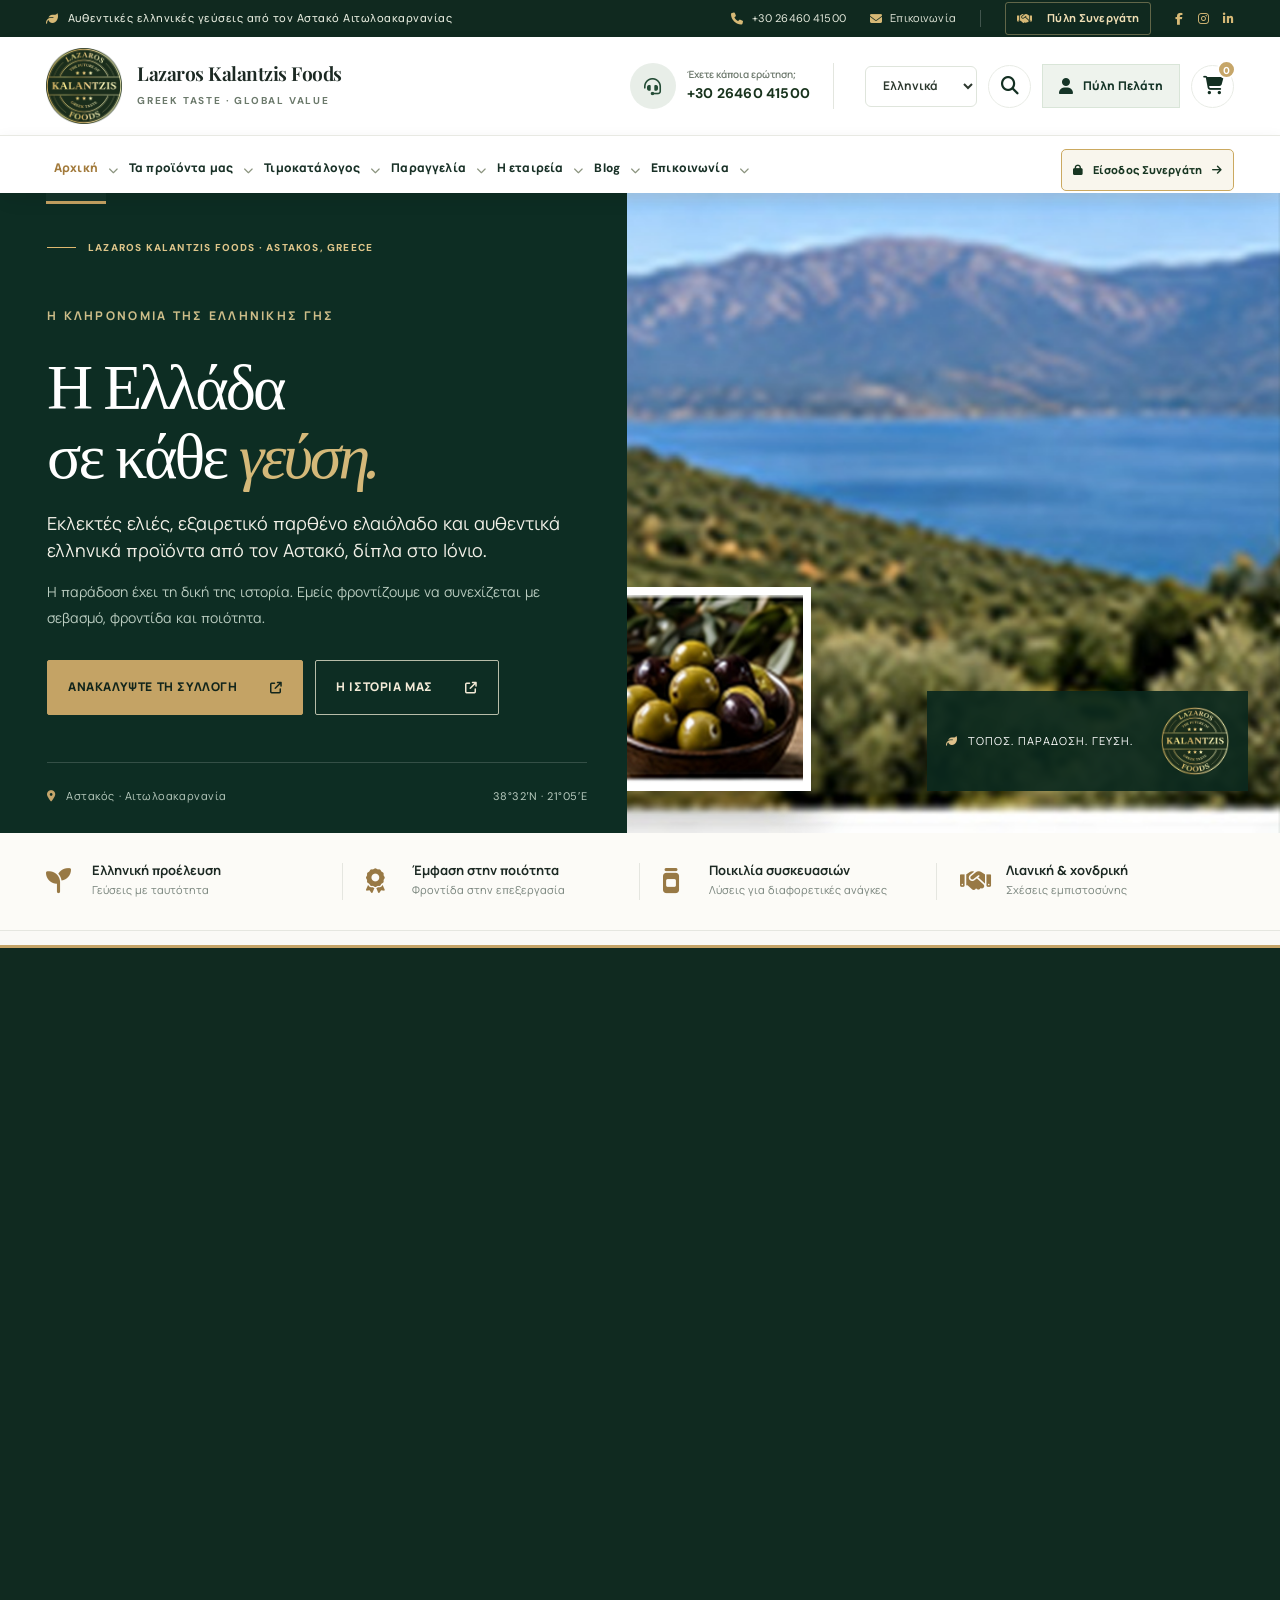
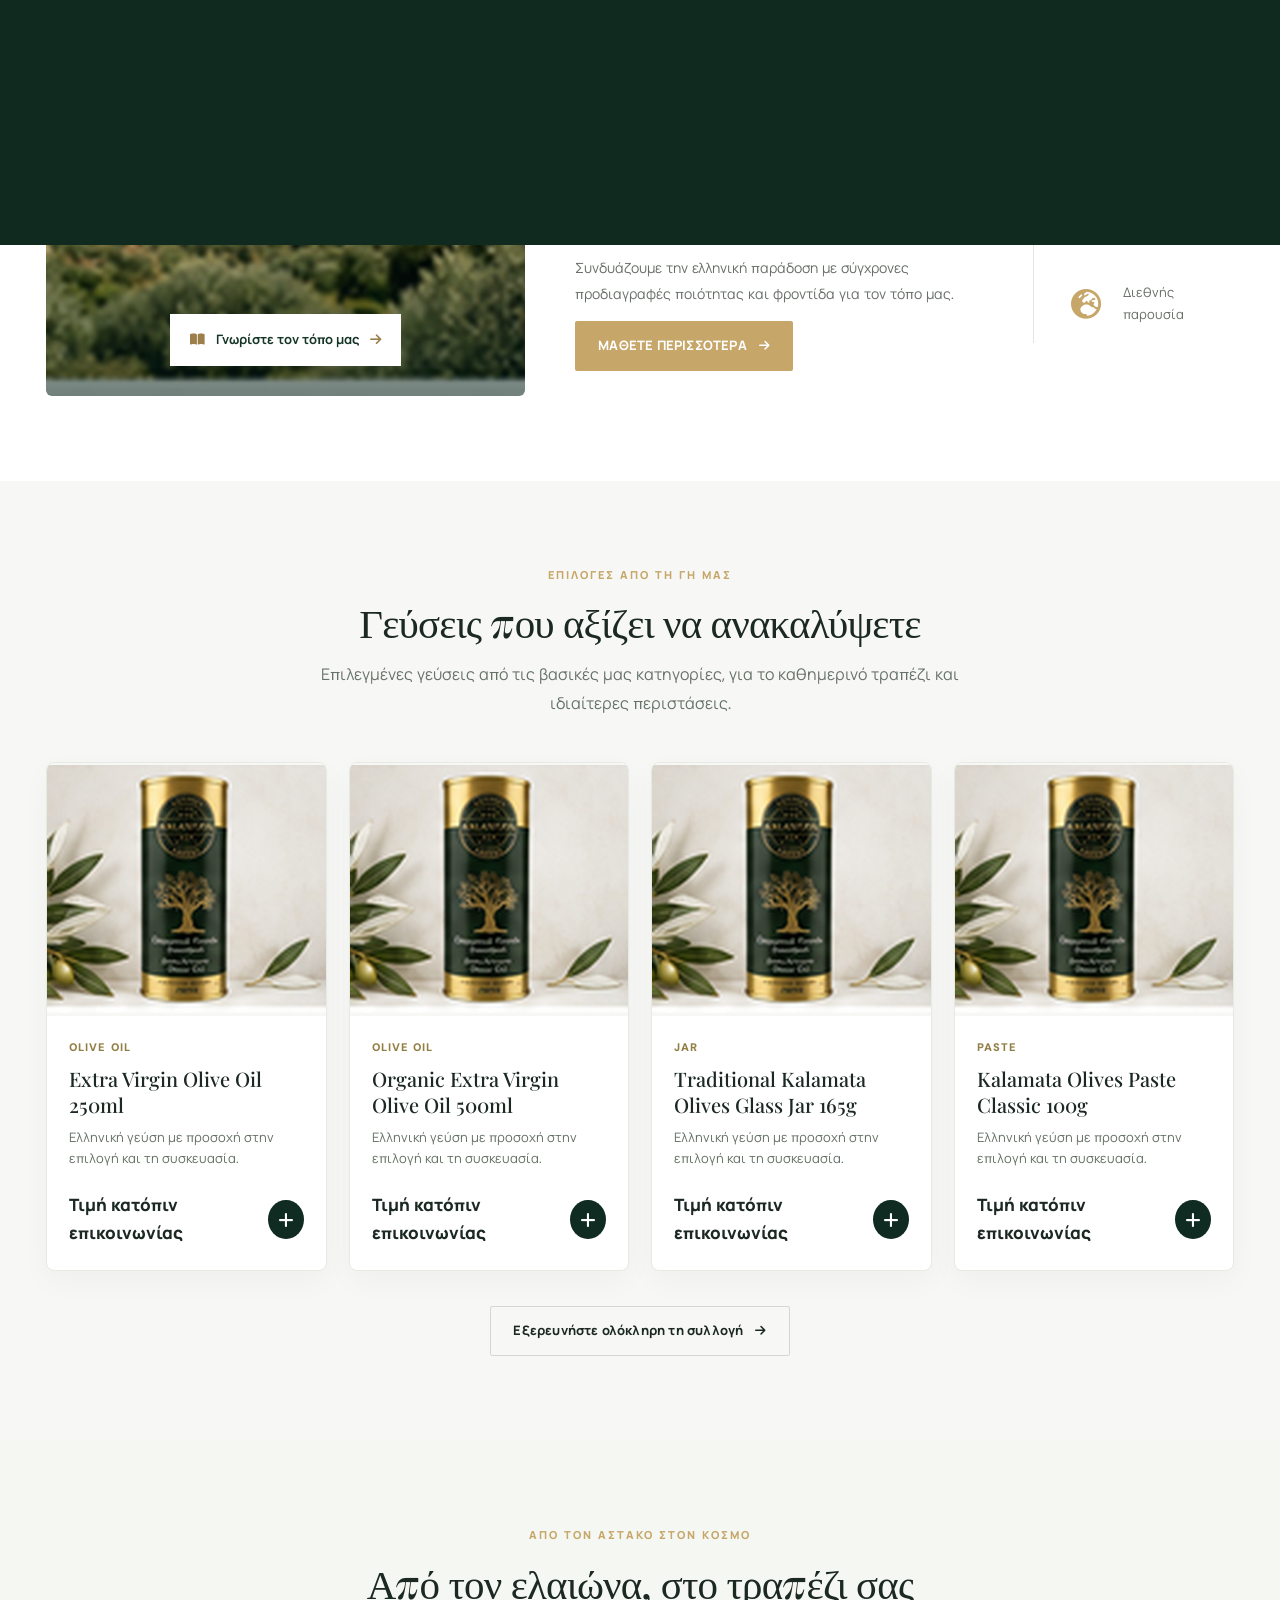
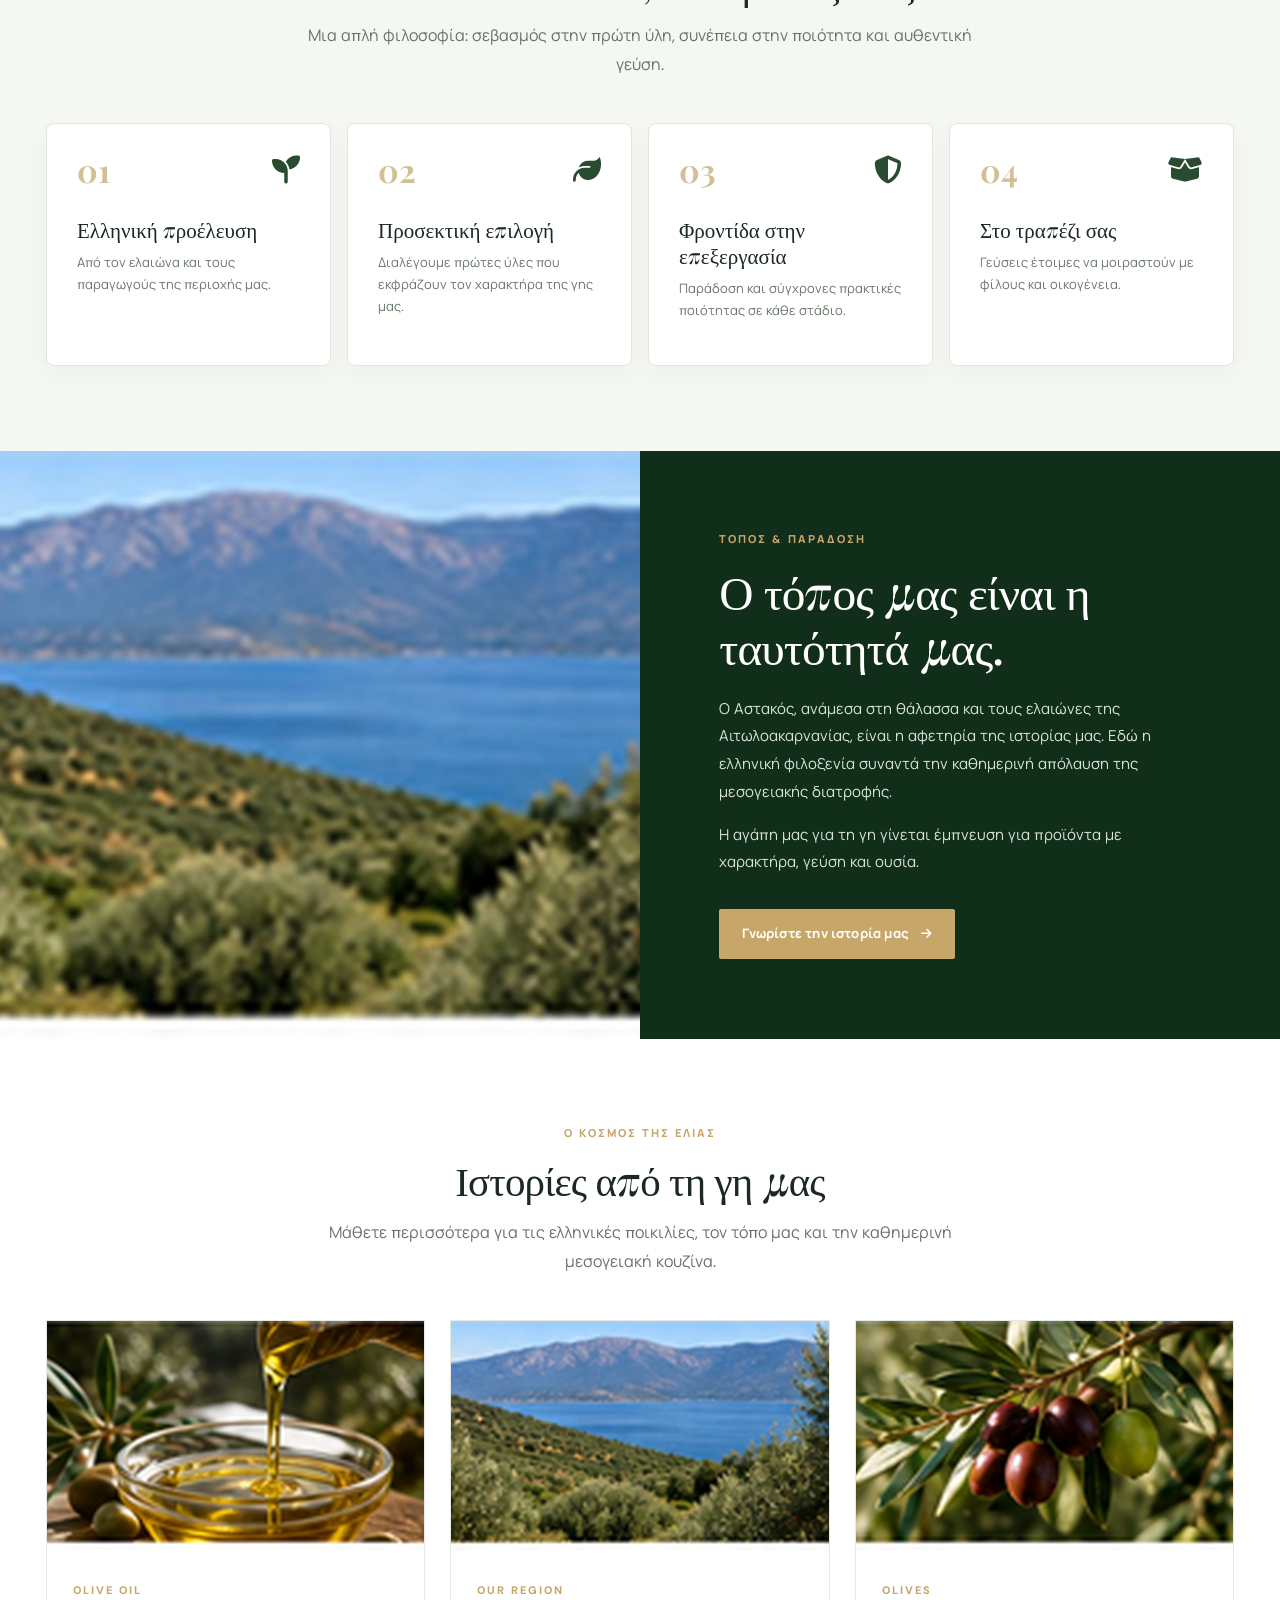
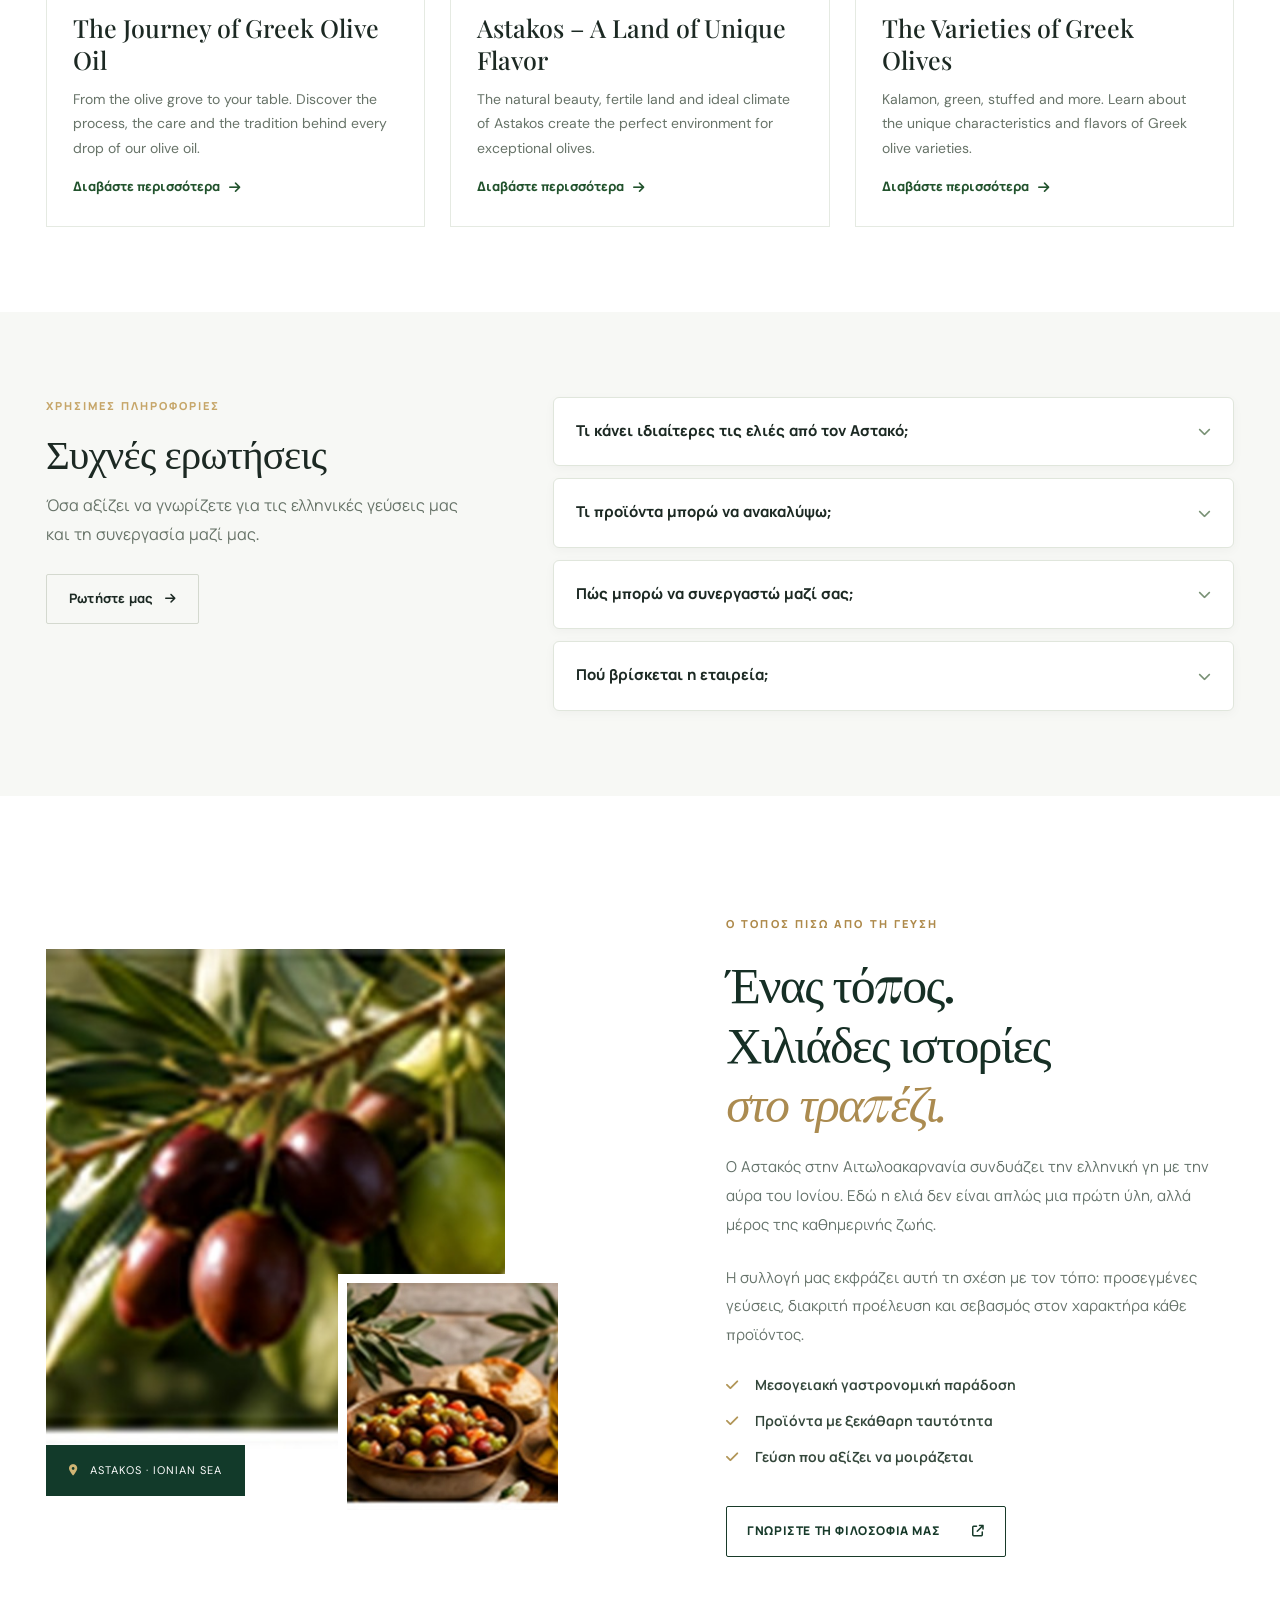
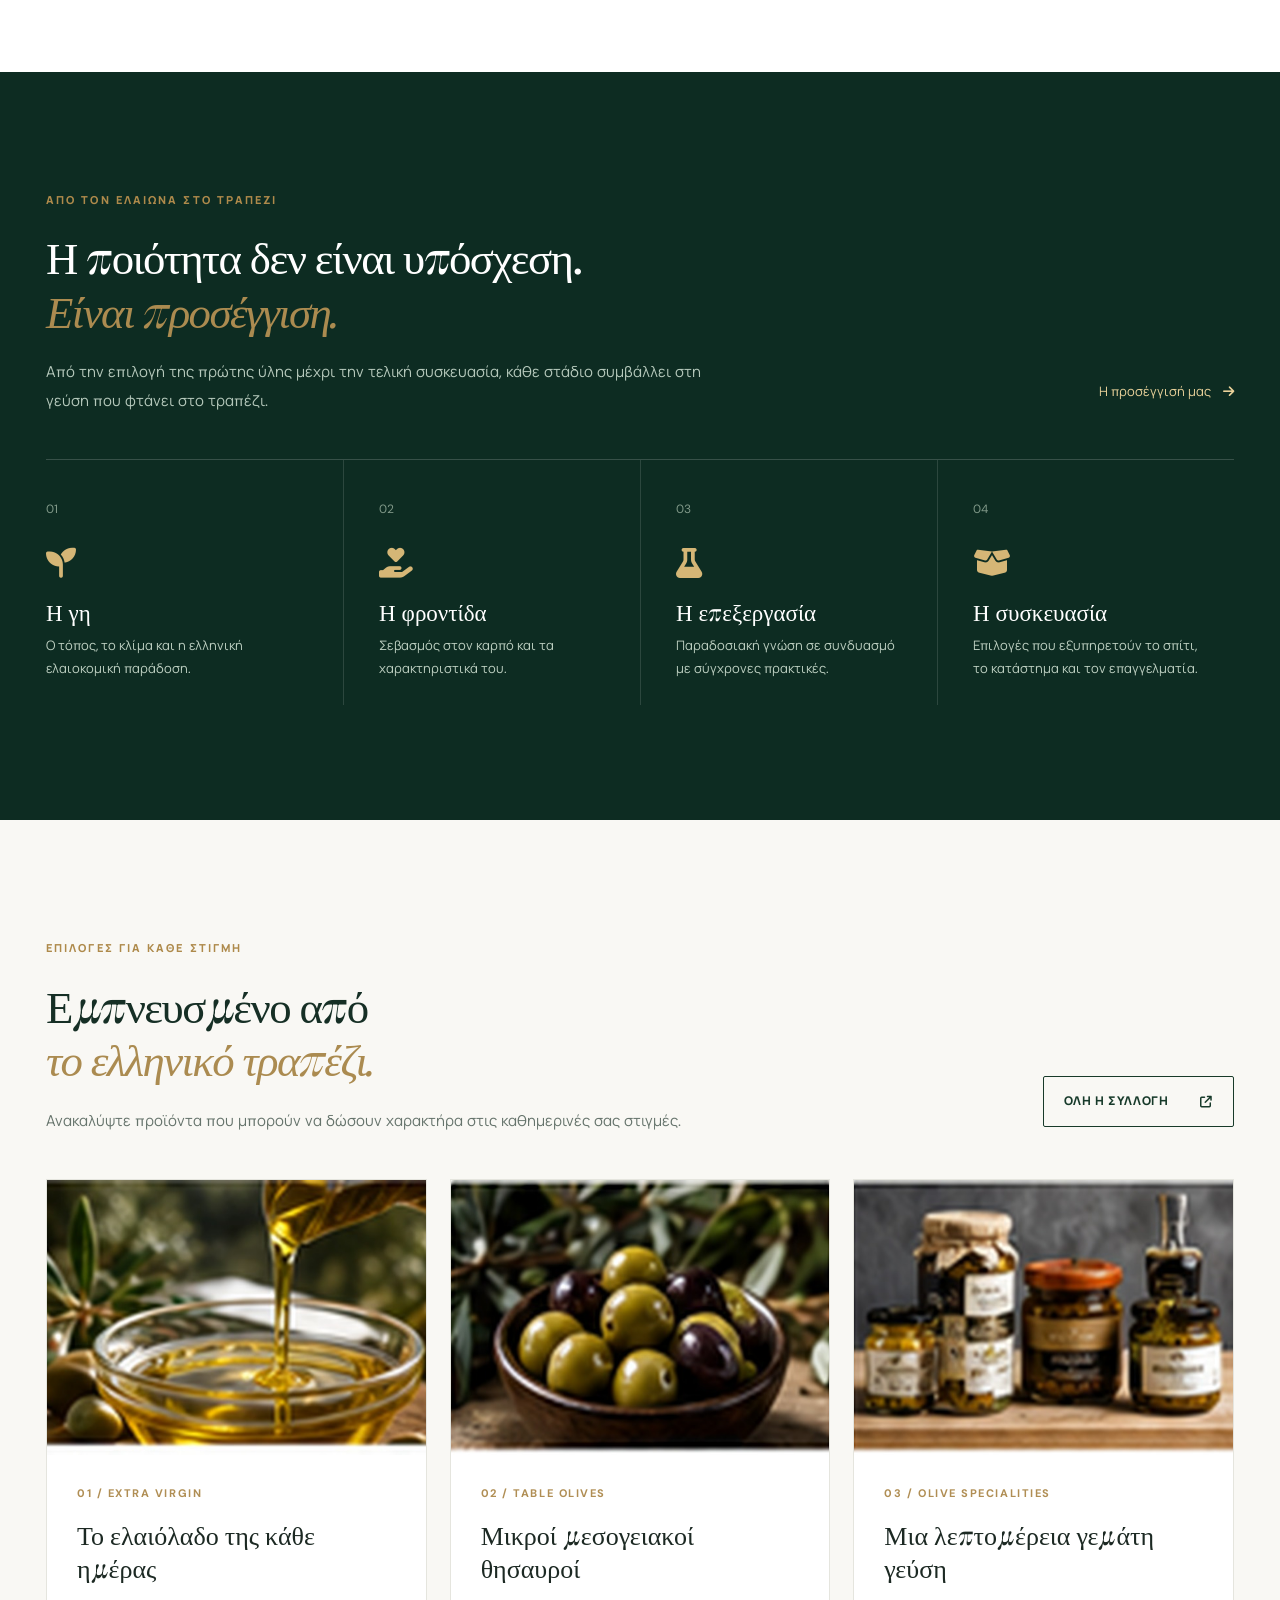
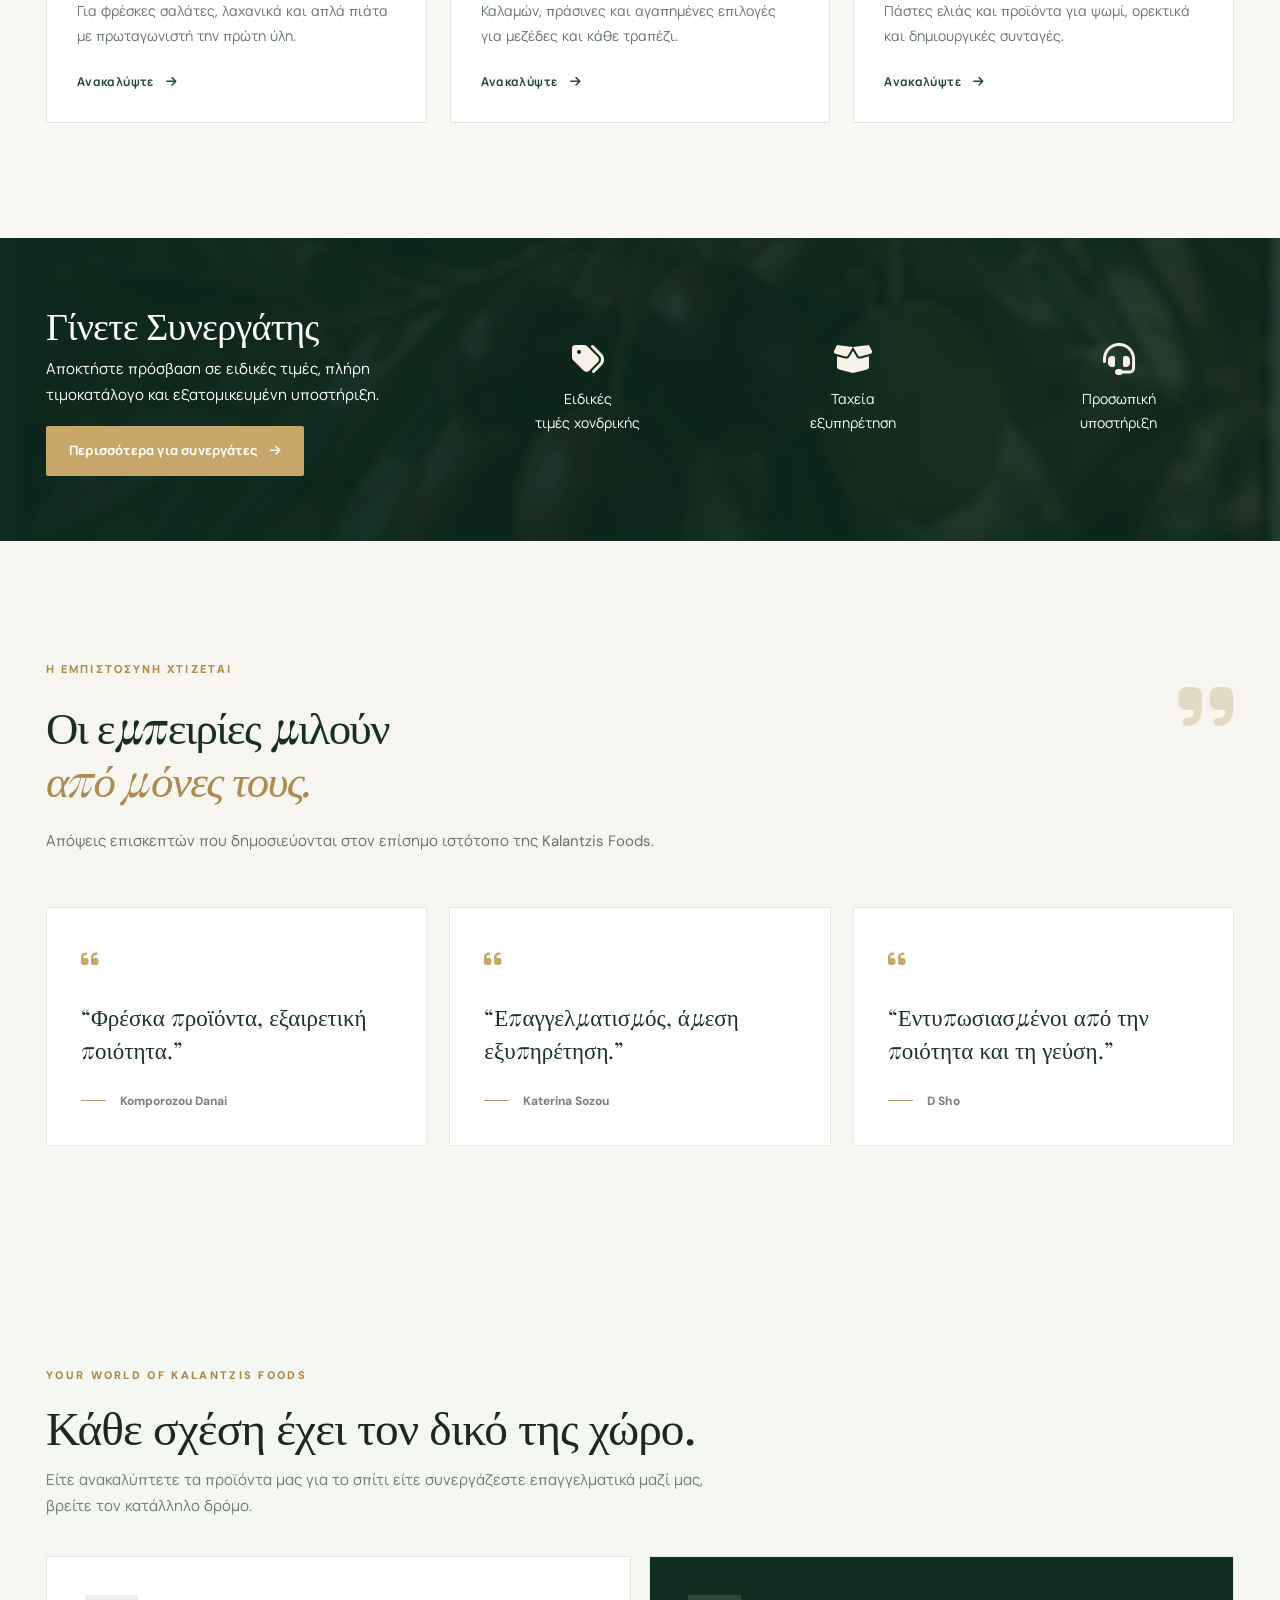
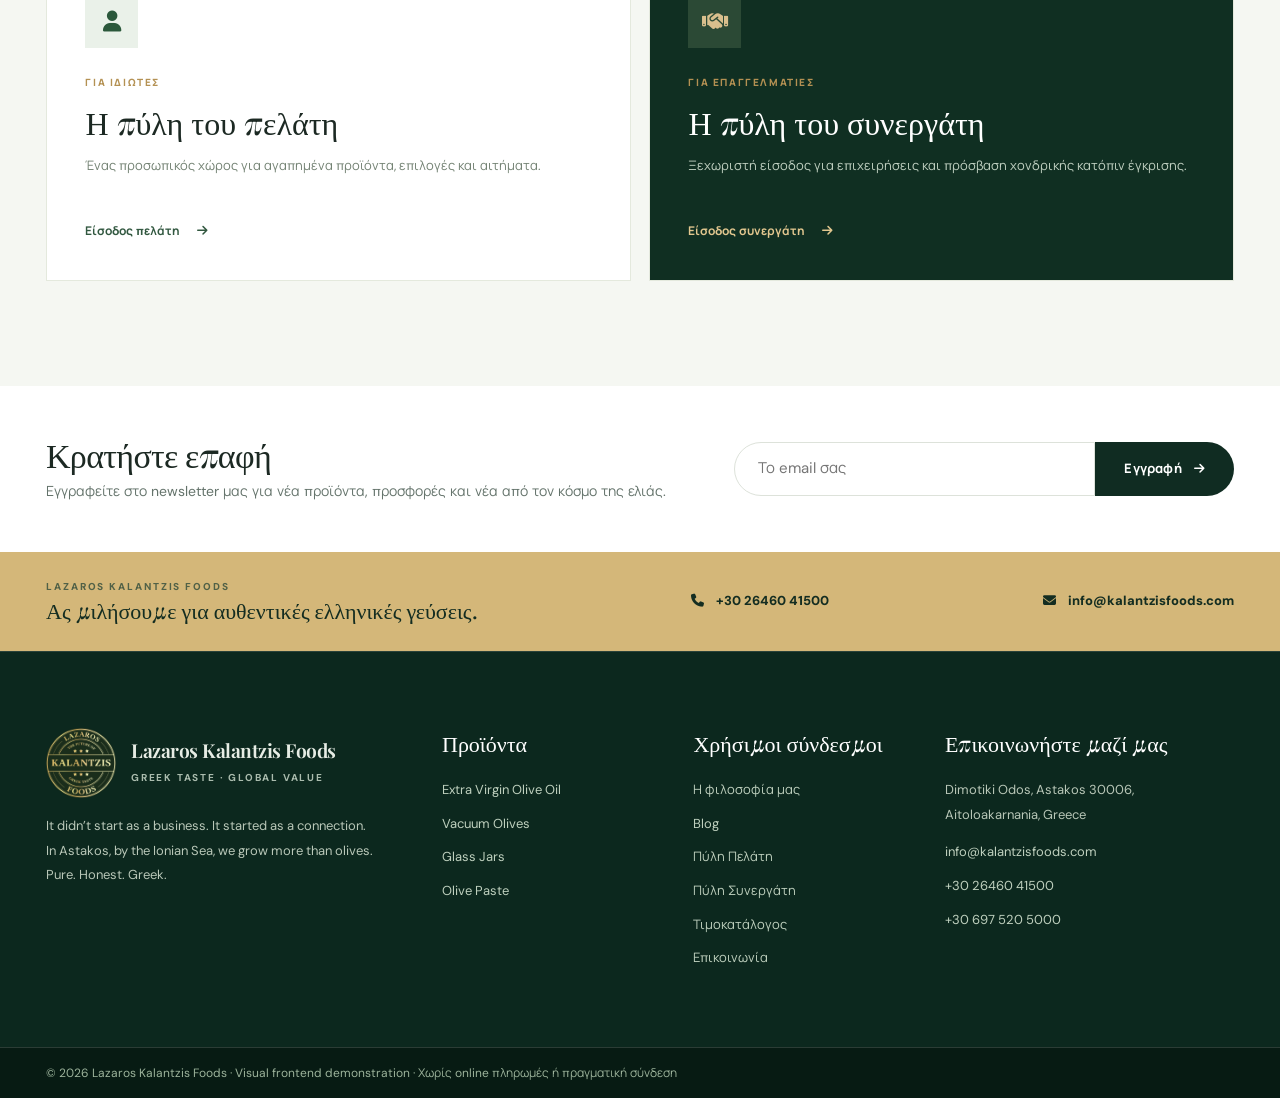
<file: index.html>
<!doctype html>
<html lang="el"><head><meta charset="utf-8"><meta name="viewport" content="width=device-width,initial-scale=1"><meta name="theme-color" content="#102614"><meta name="description" content="Ελιές Καλαμών και πράσινες ελιές, εξαιρετικό παρθένο ελαιόλαδο και παραδοσιακά ελληνικά προϊόντα από τον Αστακό Αιτωλοακαρνανίας."><title>Αυθεντικές ελληνικές γεύσεις από τον Αστακό | Lazaros Kalantzis Foods</title><link rel="icon" href="assets/logo.png"><link rel="stylesheet" href="https://cdnjs.cloudflare.com/ajax/libs/font-awesome/6.7.2/css/all.min.css"><link rel="stylesheet" href="styles.css"><link rel="stylesheet" href="enhancements.css"><link rel="stylesheet" href="premium.css"><link rel="stylesheet" href="v4.css"><link rel="stylesheet" href="motion.css"><meta property="og:type" content="website"><meta property="og:title" content="Αυθεντικές ελληνικές γεύσεις από τον Αστακό | Lazaros Kalantzis Foods"><meta property="og:description" content="Ελιές Καλαμών και πράσινες ελιές, εξαιρετικό παρθένο ελαιόλαδο και παραδοσιακά ελληνικά προϊόντα από τον Αστακό Αιτωλοακαρνανίας."><meta property="og:image" content="assets/logo.png"><meta name="color-scheme" content="light"><meta name="referrer" content="strict-origin-when-cross-origin"></head><body data-page="home"><div id="app"></div><script defer src="app.js"></script><script defer src="premium.js"></script><script defer src="v4-ui.js"></script><script defer src="motion.js"></script></body></html>
</file>
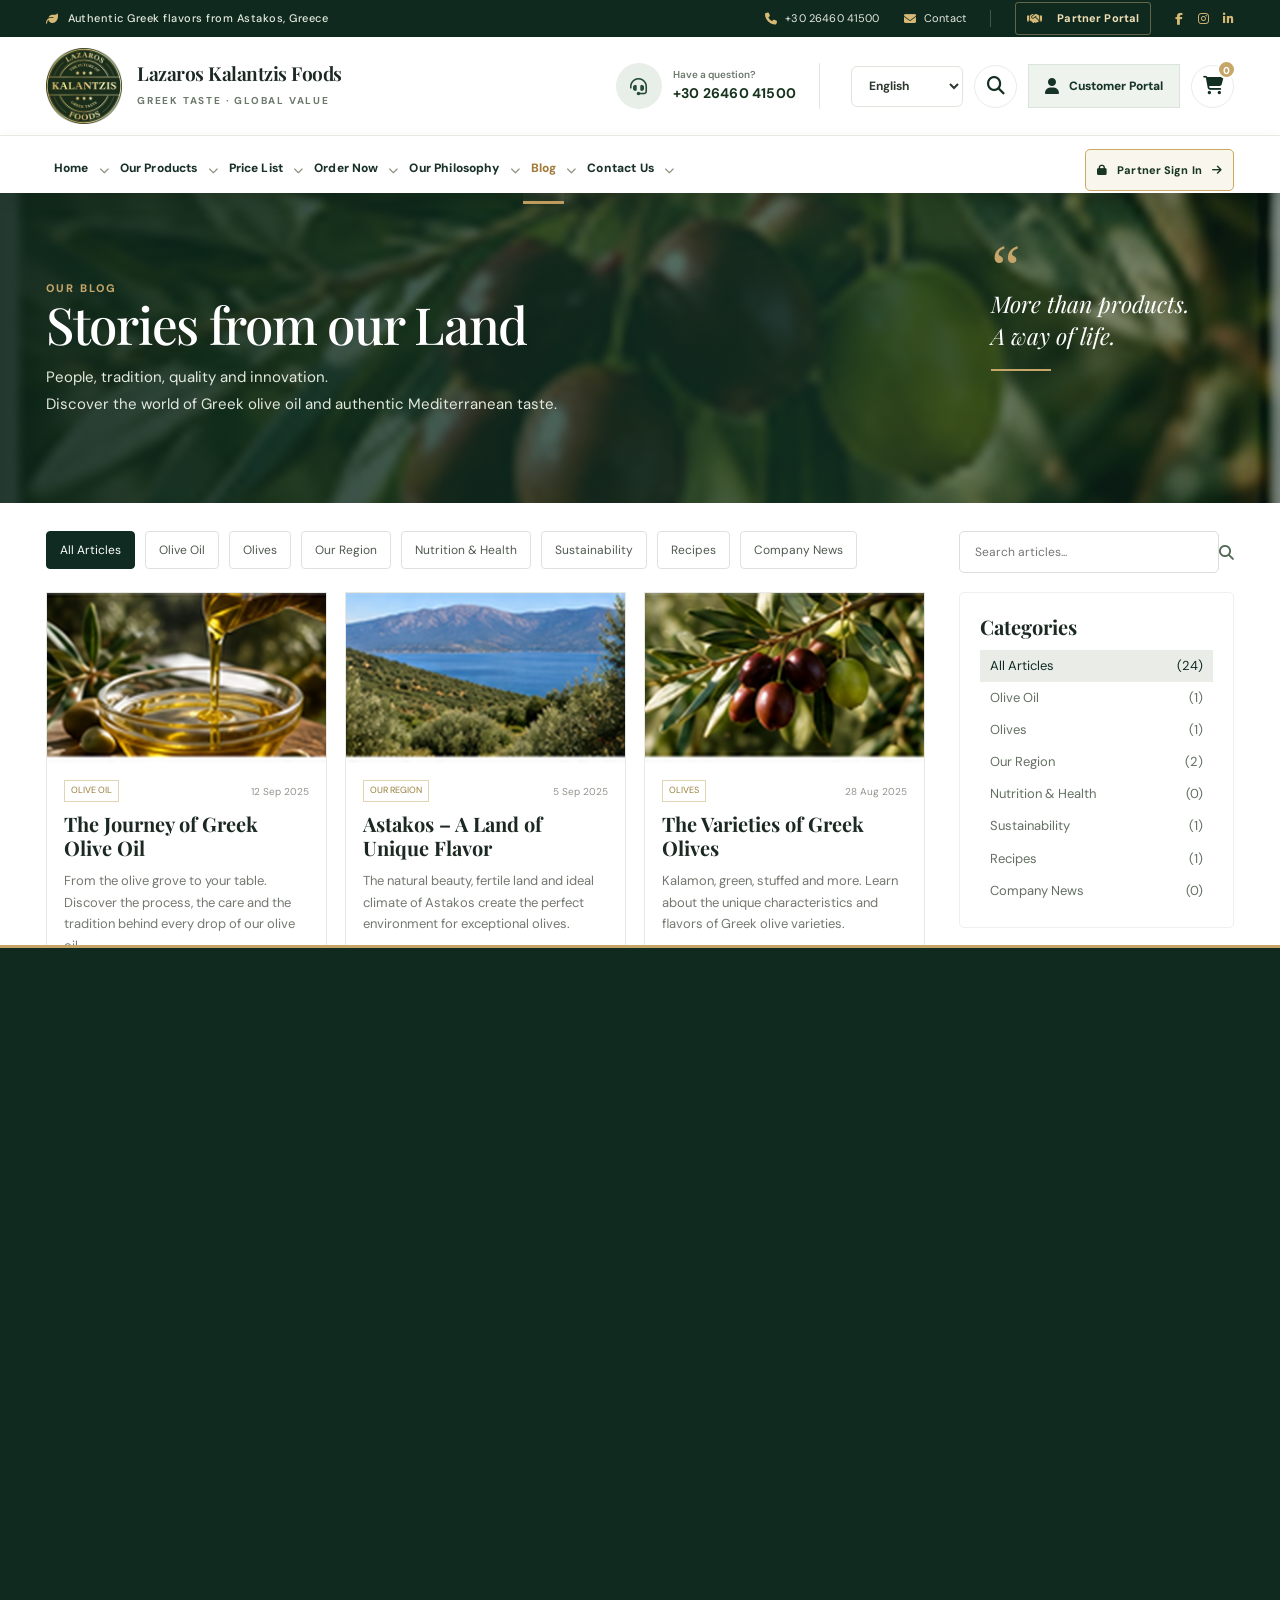
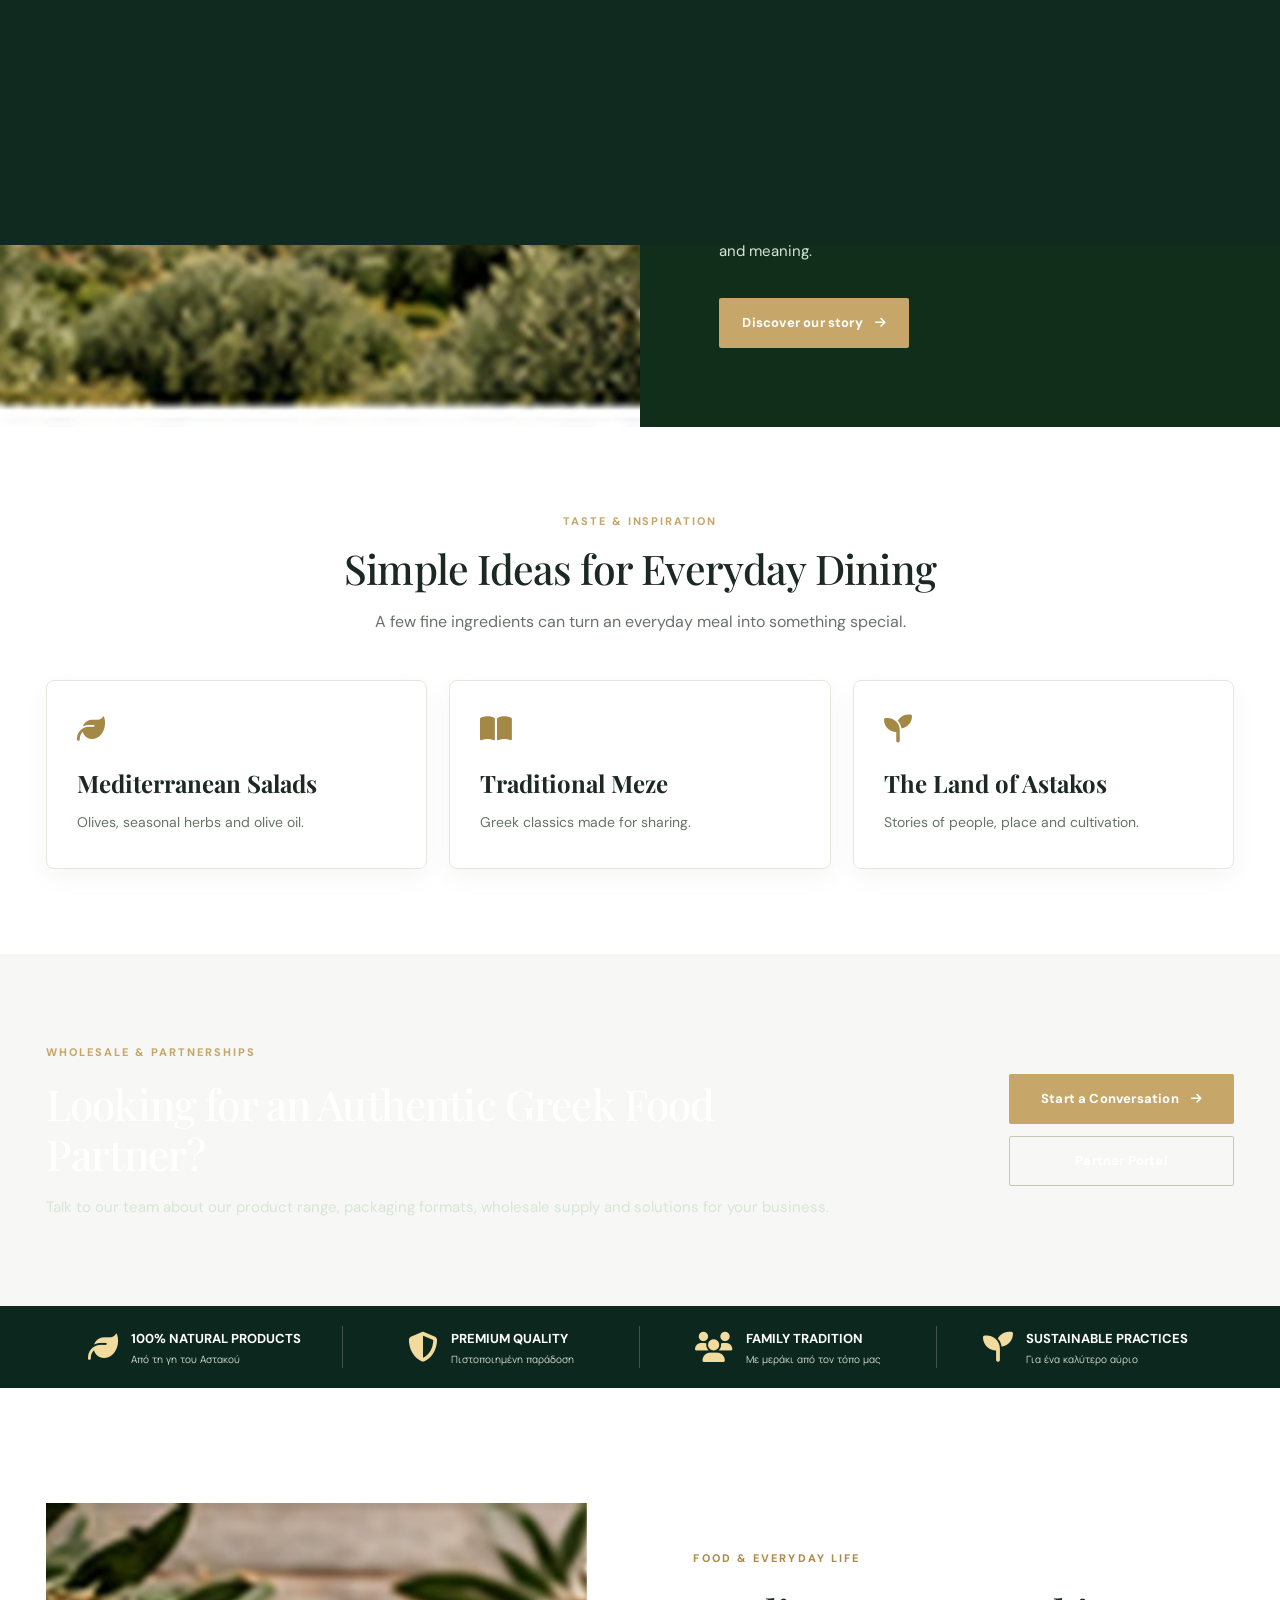
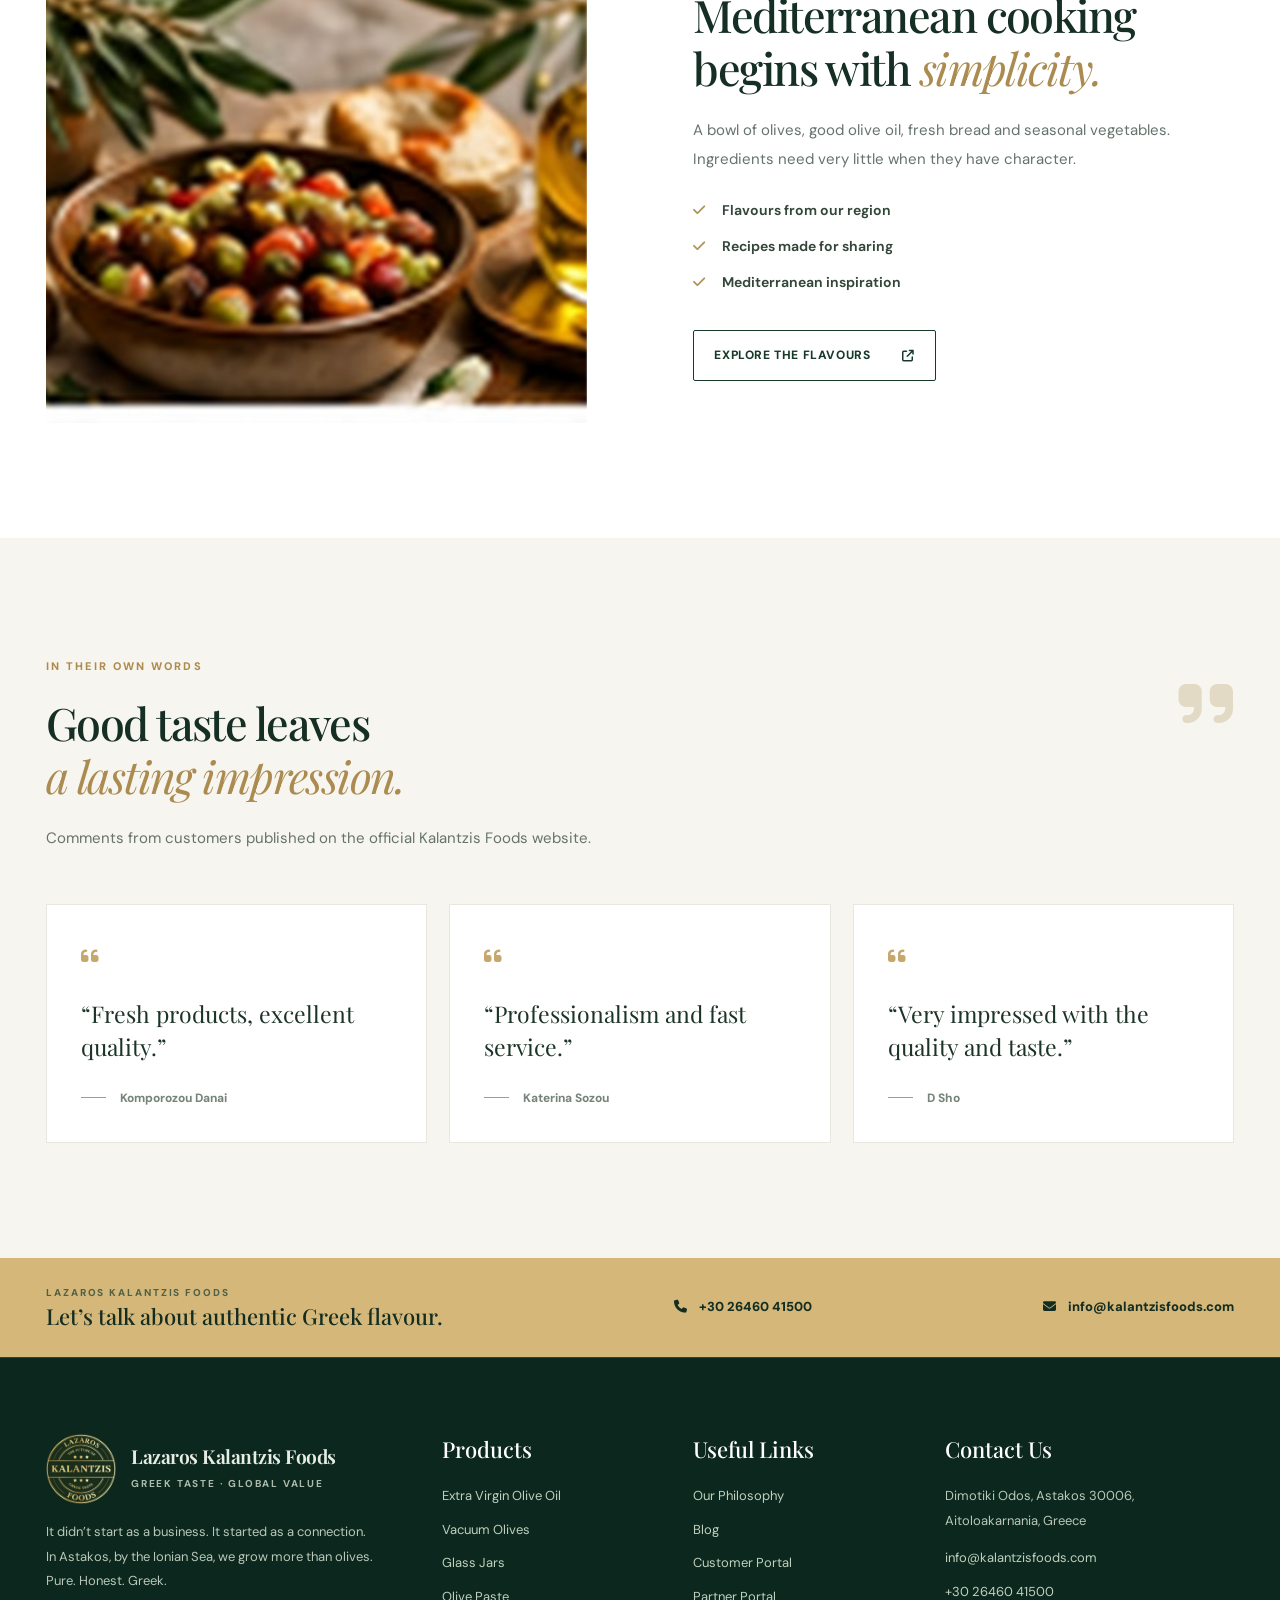
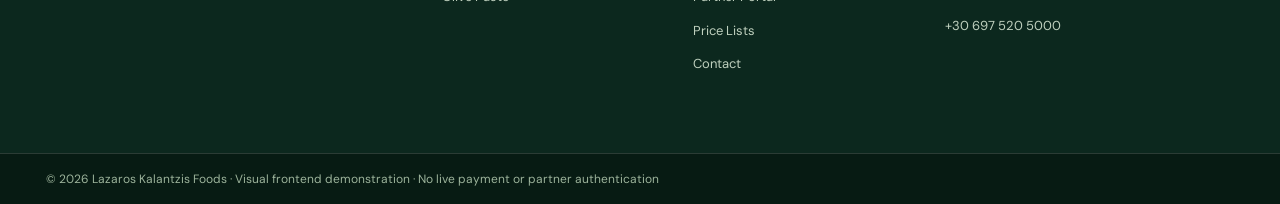
<file: blog.html>
<!doctype html>
<html lang="el"><head><meta charset="utf-8"><meta name="viewport" content="width=device-width,initial-scale=1"><meta name="theme-color" content="#102614"><meta name="description" content="Ιστορίες για τις ελληνικές ελιές, τον Αστακό, το ελαιόλαδο, τη γαστρονομία και τη μεσογειακή κουζίνα."><title>Ιστορίες από τον Αστακό | Lazaros Kalantzis Foods</title><link rel="icon" href="assets/logo.png"><link rel="stylesheet" href="https://cdnjs.cloudflare.com/ajax/libs/font-awesome/6.7.2/css/all.min.css"><link rel="stylesheet" href="styles.css"><link rel="stylesheet" href="enhancements.css"><link rel="stylesheet" href="premium.css"><link rel="stylesheet" href="v4.css"><link rel="stylesheet" href="motion.css"><meta property="og:type" content="website"><meta property="og:title" content="Ιστορίες από τον Αστακό | Lazaros Kalantzis Foods"><meta property="og:description" content="Ιστορίες για τις ελληνικές ελιές, τον Αστακό, το ελαιόλαδο, τη γαστρονομία και τη μεσογειακή κουζίνα."><meta property="og:image" content="assets/logo.png"><meta name="color-scheme" content="light"><meta name="referrer" content="strict-origin-when-cross-origin"></head><body data-page="blog"><div id="app"></div><script defer src="app.js"></script><script defer src="premium.js"></script><script defer src="v4-ui.js"></script><script defer src="motion.js"></script></body></html>
</file>
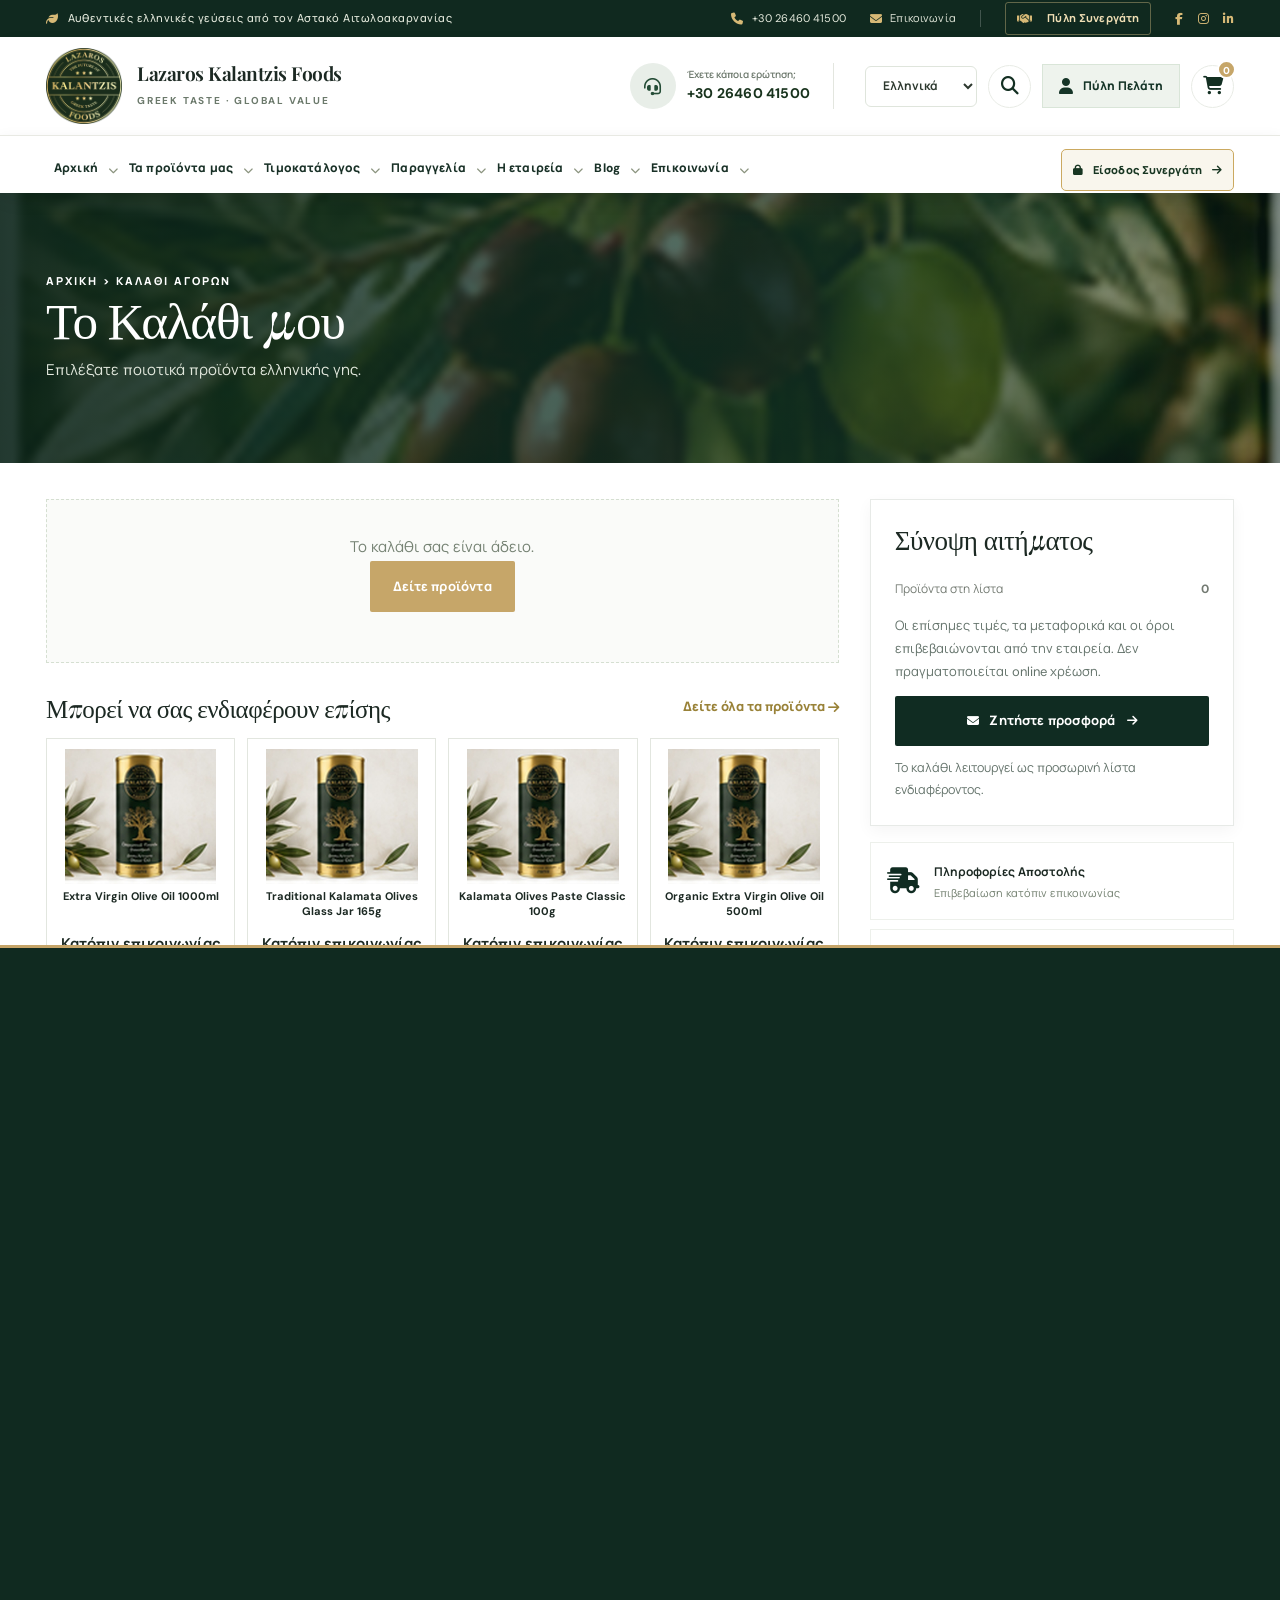
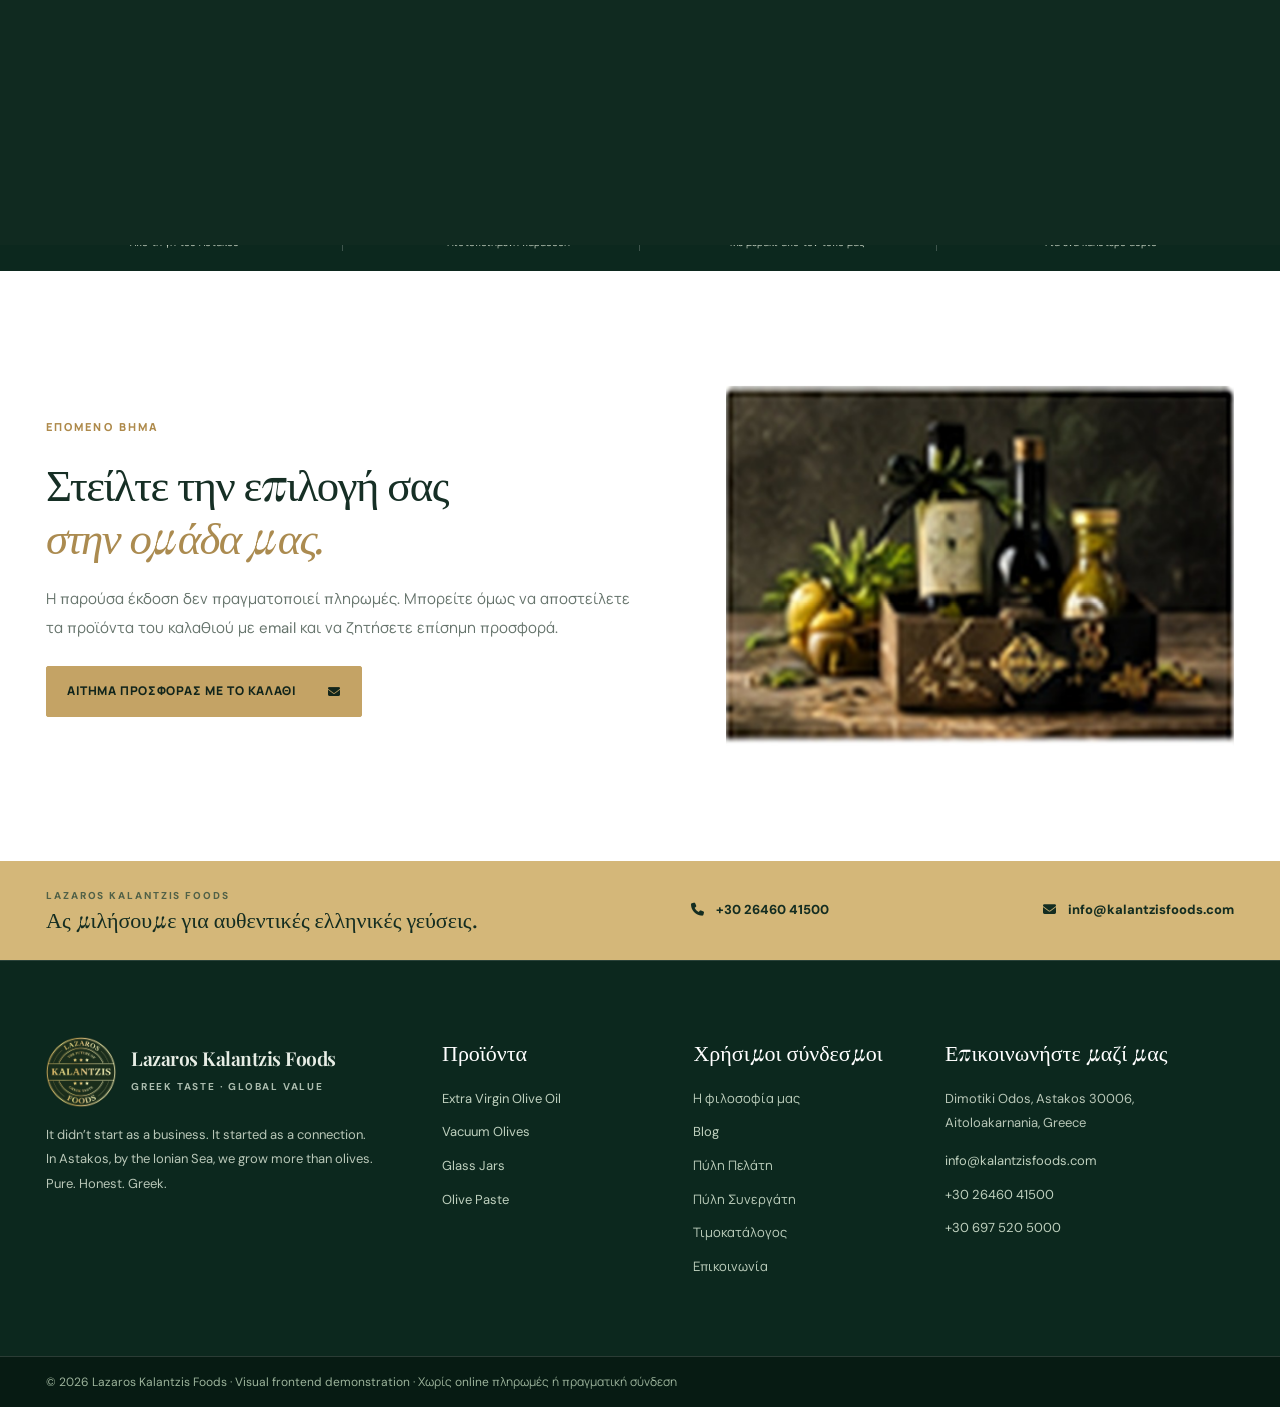
<file: cart.html>
<!doctype html>
<html lang="el"><head><meta charset="utf-8"><meta name="viewport" content="width=device-width,initial-scale=1"><meta name="theme-color" content="#102614"><meta name="description" content="Διαχειριστείτε τις επιλογές προϊόντων σας και ζητήστε επίσημη προσφορά από την Kalantzis Foods."><title>Η λίστα ενδιαφέροντός μου | Lazaros Kalantzis Foods</title><link rel="icon" href="assets/logo.png"><link rel="stylesheet" href="https://cdnjs.cloudflare.com/ajax/libs/font-awesome/6.7.2/css/all.min.css"><link rel="stylesheet" href="styles.css"><link rel="stylesheet" href="enhancements.css"><link rel="stylesheet" href="premium.css"><link rel="stylesheet" href="v4.css"><link rel="stylesheet" href="motion.css"><meta property="og:type" content="website"><meta property="og:title" content="Η λίστα ενδιαφέροντός μου | Lazaros Kalantzis Foods"><meta property="og:description" content="Διαχειριστείτε τις επιλογές προϊόντων σας και ζητήστε επίσημη προσφορά από την Kalantzis Foods."><meta property="og:image" content="assets/logo.png"><meta name="color-scheme" content="light"><meta name="referrer" content="strict-origin-when-cross-origin"></head><body data-page="cart"><div id="app"></div><script defer src="app.js"></script><script defer src="premium.js"></script><script defer src="v4-ui.js"></script><script defer src="motion.js"></script></body></html>
</file>
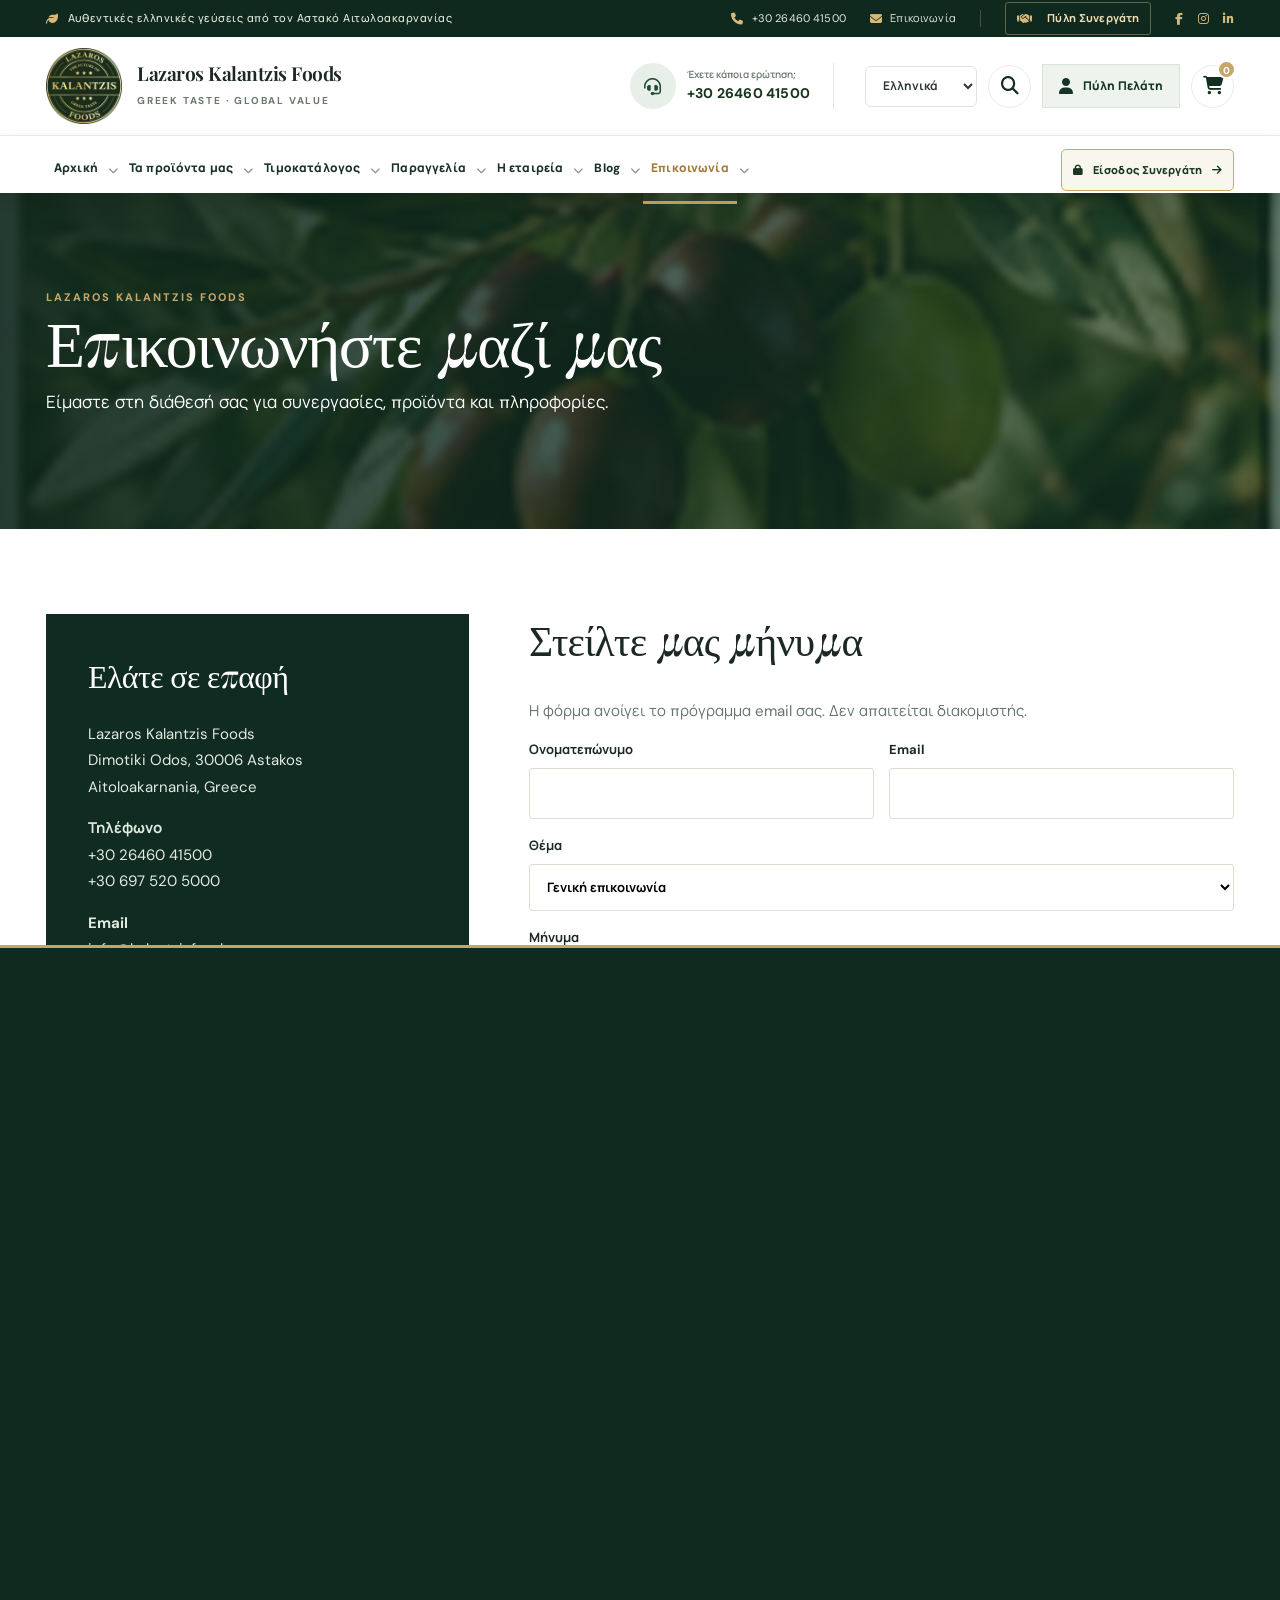
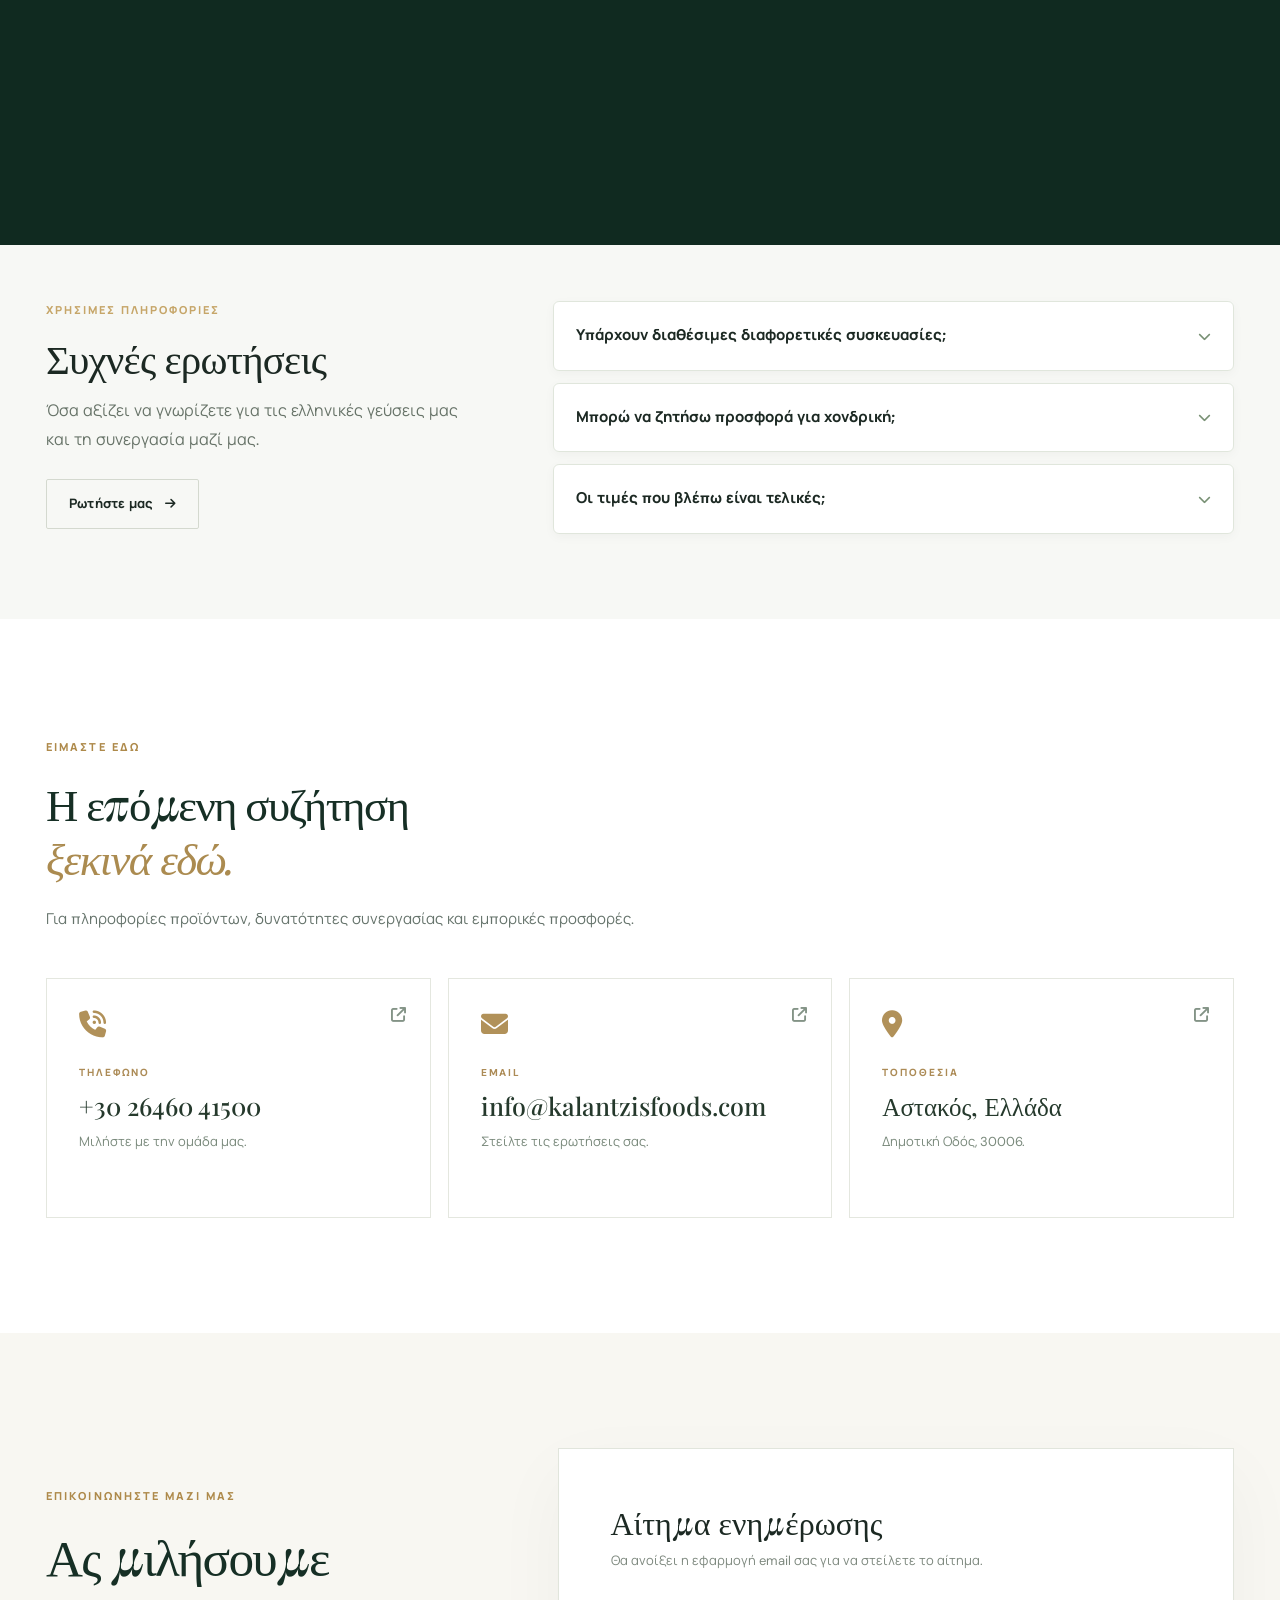
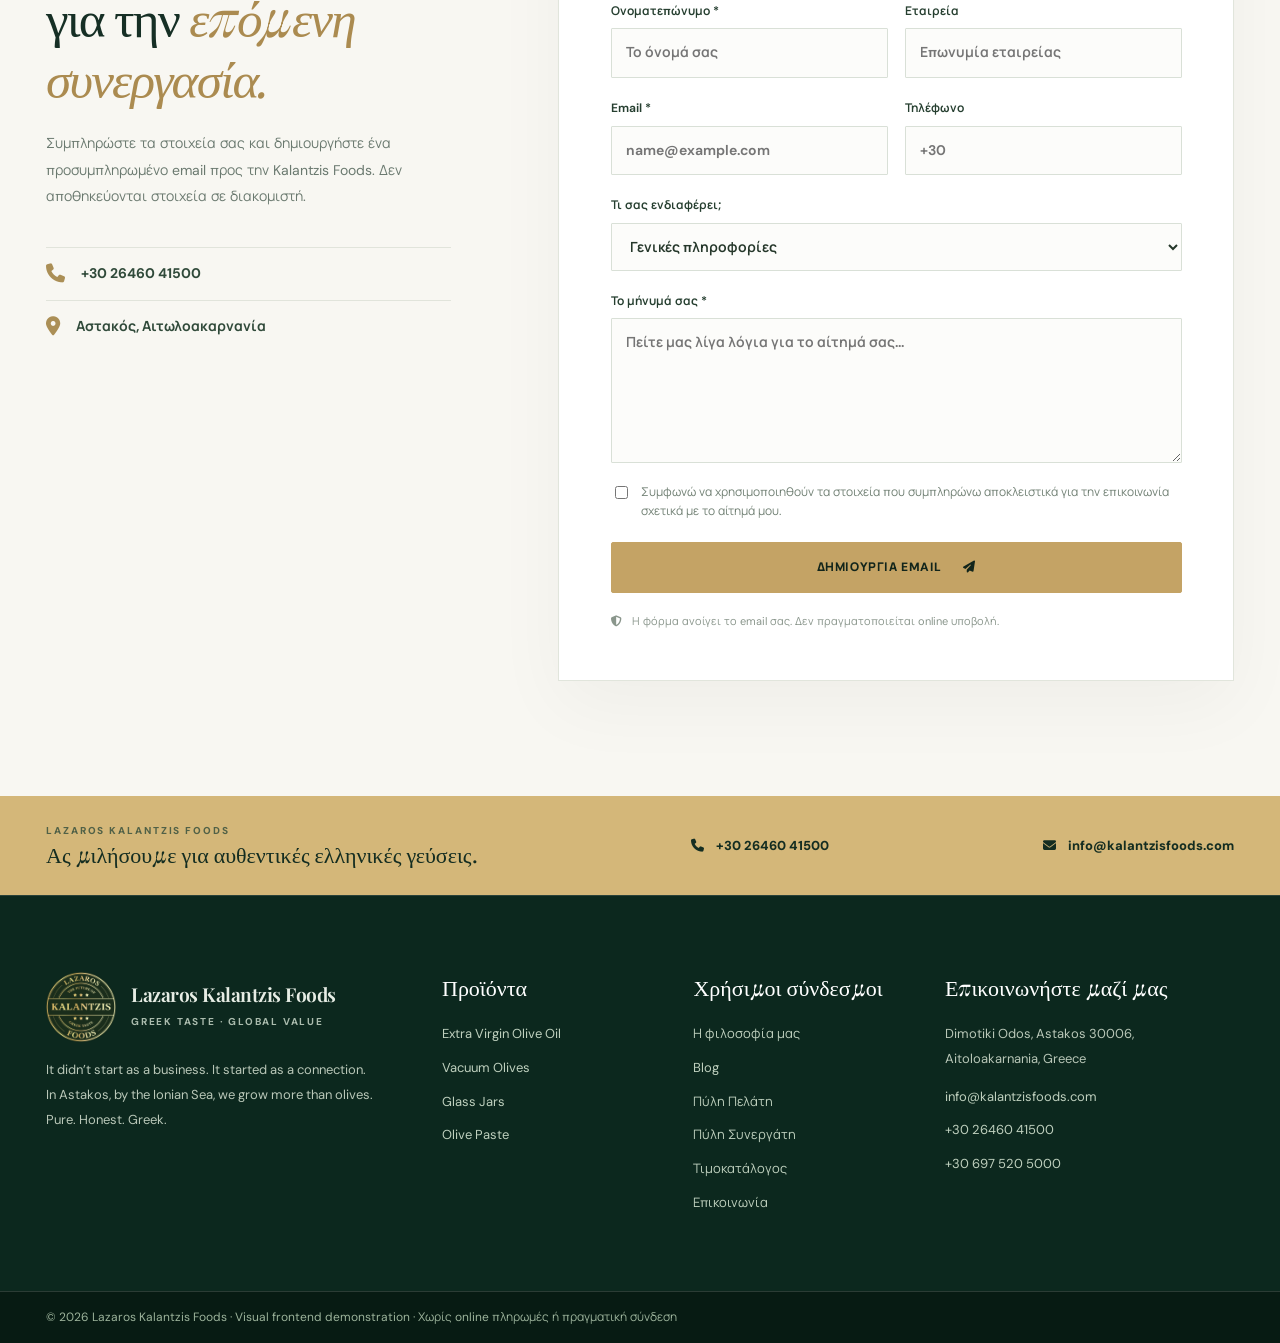
<file: contact.html>
<!doctype html>
<html lang="el"><head><meta charset="utf-8"><meta name="viewport" content="width=device-width,initial-scale=1"><meta name="theme-color" content="#102614"><meta name="description" content="Βρείτε τηλέφωνα, email και στοιχεία επικοινωνίας για την Kalantzis Foods στον Αστακό Αιτωλοακαρνανίας."><title>Επικοινωνία | Lazaros Kalantzis Foods</title><link rel="icon" href="assets/logo.png"><link rel="stylesheet" href="https://cdnjs.cloudflare.com/ajax/libs/font-awesome/6.7.2/css/all.min.css"><link rel="stylesheet" href="styles.css"><link rel="stylesheet" href="enhancements.css"><link rel="stylesheet" href="premium.css"><link rel="stylesheet" href="v4.css"><link rel="stylesheet" href="motion.css"><meta property="og:type" content="website"><meta property="og:title" content="Επικοινωνία | Lazaros Kalantzis Foods"><meta property="og:description" content="Βρείτε τηλέφωνα, email και στοιχεία επικοινωνίας για την Kalantzis Foods στον Αστακό Αιτωλοακαρνανίας."><meta property="og:image" content="assets/logo.png"><meta name="color-scheme" content="light"><meta name="referrer" content="strict-origin-when-cross-origin"></head><body data-page="contact"><div id="app"></div><script defer src="app.js"></script><script defer src="premium.js"></script><script defer src="v4-ui.js"></script><script defer src="motion.js"></script></body></html>
</file>
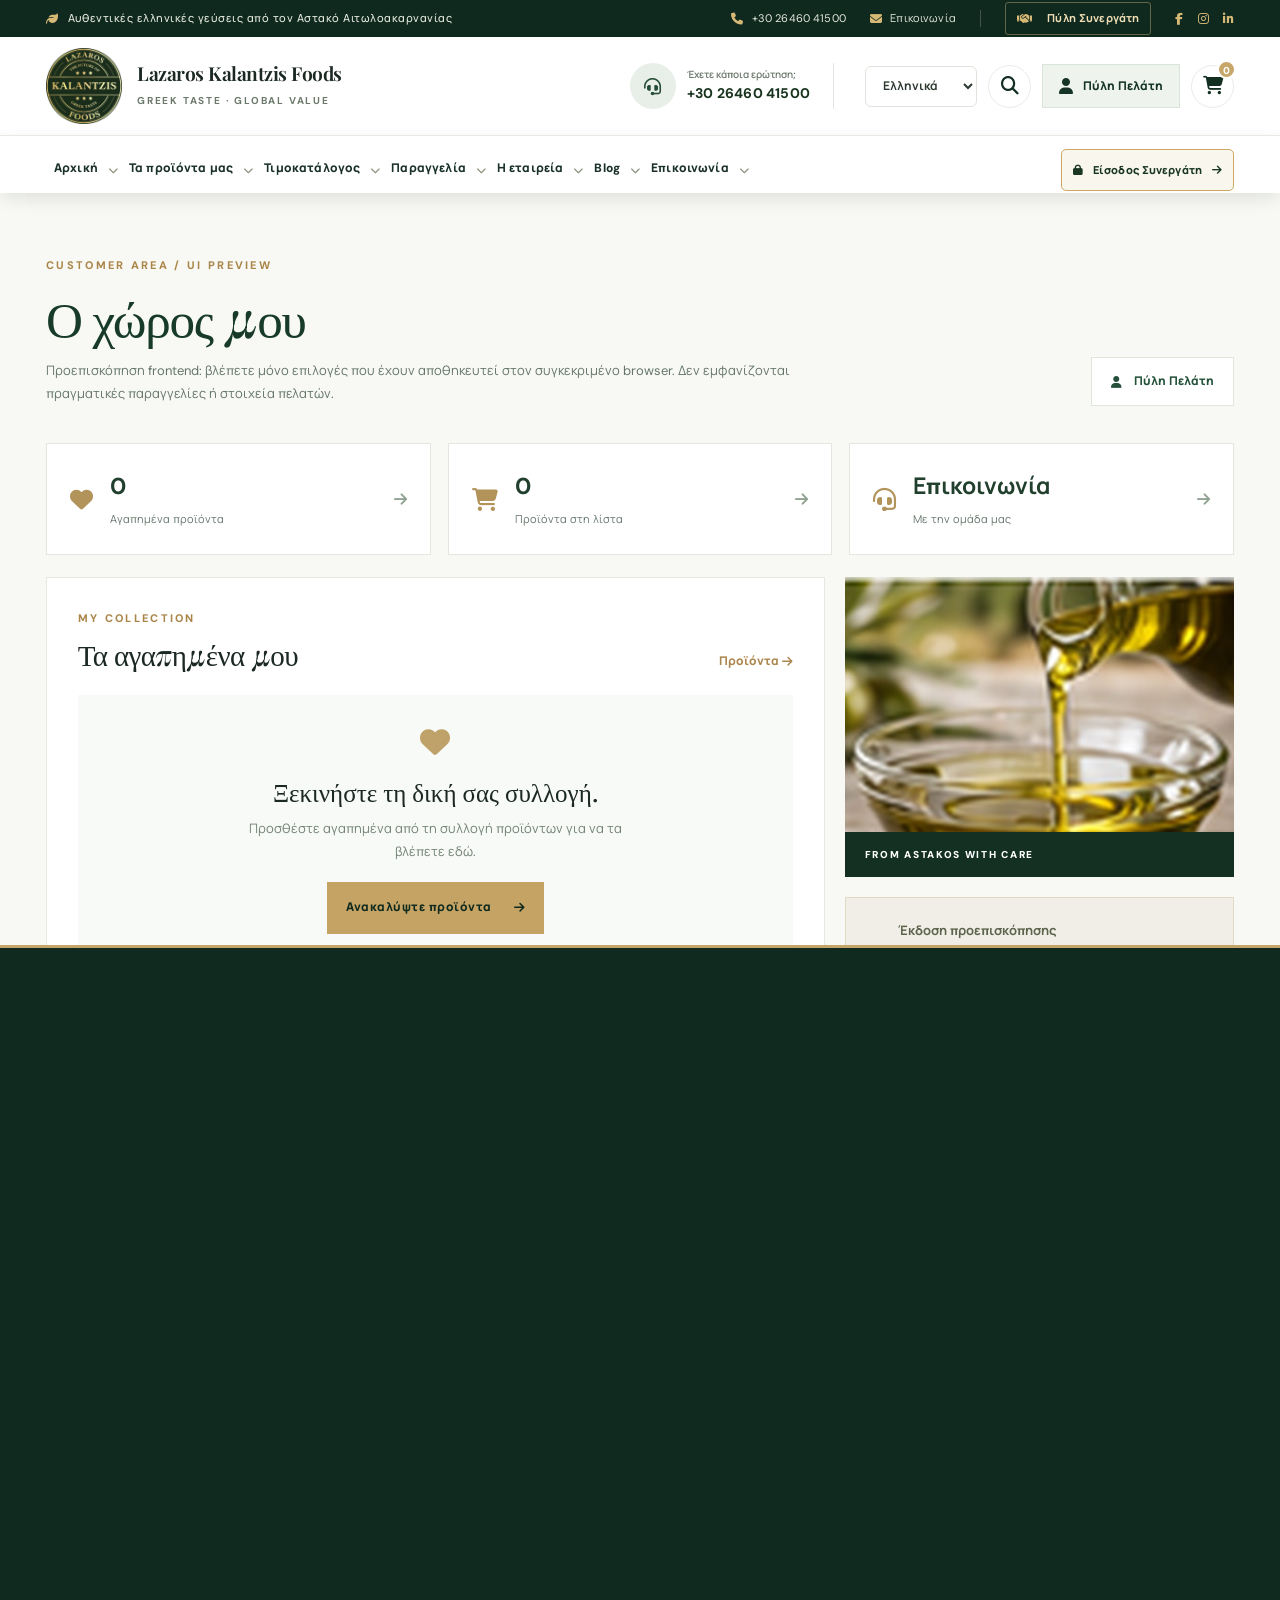
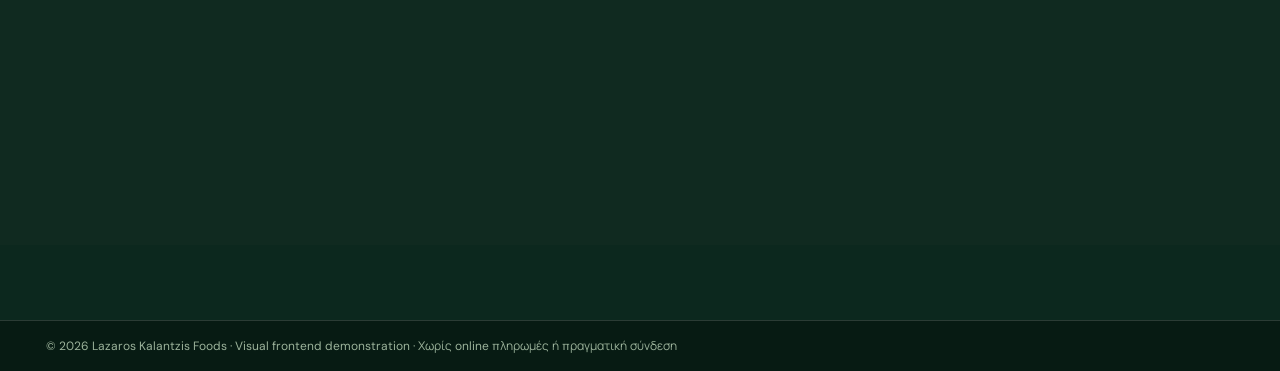
<file: customer-dashboard.html>
<!doctype html>
<html lang="el"><head><meta charset="utf-8"><meta name="viewport" content="width=device-width,initial-scale=1"><meta name="theme-color" content="#102614"><meta name="description" content="Προεπισκόπηση του προσωπικού χώρου πελάτη της Kalantzis Foods — αγαπημένα προϊόντα και λίστα ενδιαφέροντος."><title>Ο Χώρος μου | Lazaros Kalantzis Foods</title><link rel="icon" href="assets/logo.png"><link rel="stylesheet" href="https://cdnjs.cloudflare.com/ajax/libs/font-awesome/6.7.2/css/all.min.css"><link rel="stylesheet" href="styles.css"><link rel="stylesheet" href="enhancements.css"><link rel="stylesheet" href="premium.css"><link rel="stylesheet" href="v4.css"><link rel="stylesheet" href="motion.css"><meta property="og:type" content="website"><meta property="og:title" content="Ο Χώρος μου | Lazaros Kalantzis Foods"><meta property="og:description" content="Προεπισκόπηση του προσωπικού χώρου πελάτη της Kalantzis Foods — αγαπημένα προϊόντα και λίστα ενδιαφέροντος."><meta property="og:image" content="assets/logo.png"><meta name="color-scheme" content="light"><meta name="referrer" content="strict-origin-when-cross-origin"></head><body data-page="customerDashboard"><div id="app"></div><script defer src="app.js"></script><script defer src="premium.js"></script><script defer src="v4-ui.js"></script><script defer src="motion.js"></script></body></html>
</file>
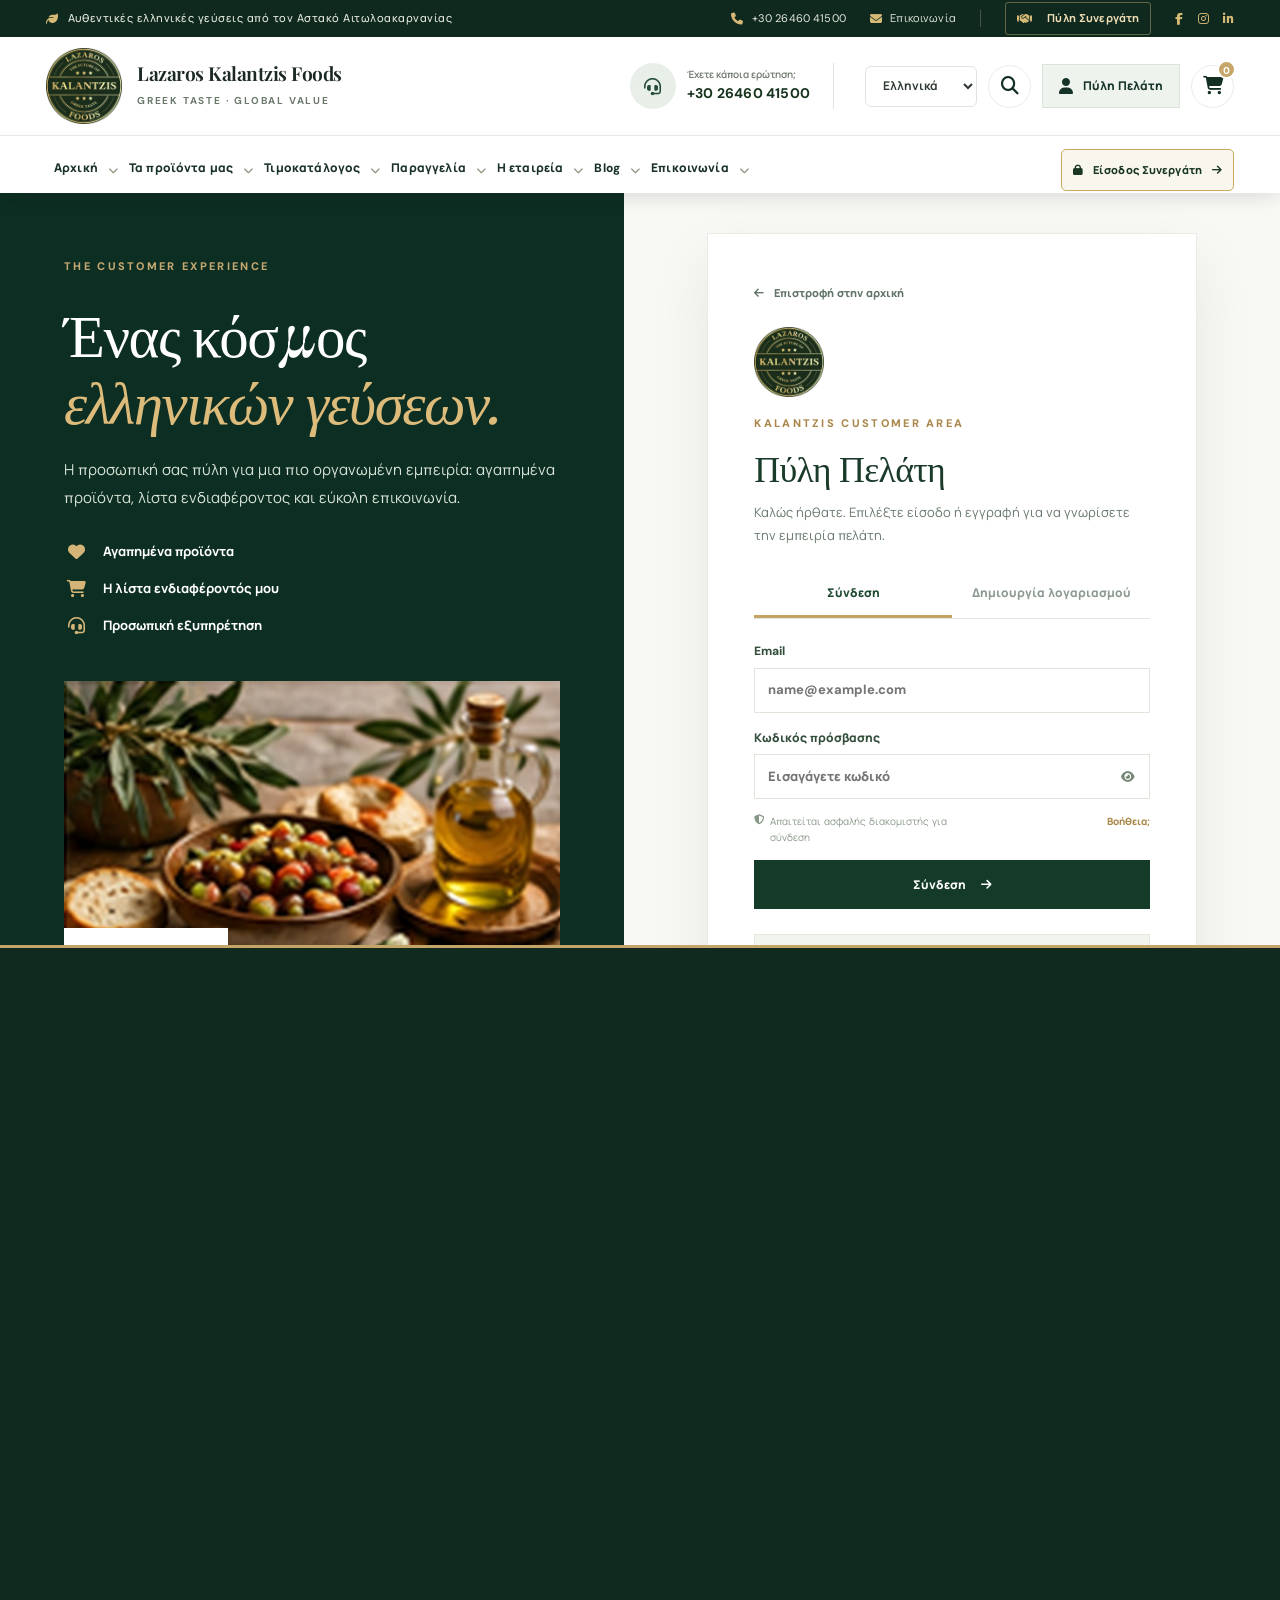
<file: customer-login.html>
<!doctype html>
<html lang="el"><head><meta charset="utf-8"><meta name="viewport" content="width=device-width,initial-scale=1"><meta name="theme-color" content="#102614"><meta name="description" content="Η πύλη πελάτη της Kalantzis Foods. Προεπισκόπηση σύνδεσης, εγγραφής και αγαπημένων προϊόντων."><title>Πύλη Πελάτη | Lazaros Kalantzis Foods</title><link rel="icon" href="assets/logo.png"><link rel="stylesheet" href="https://cdnjs.cloudflare.com/ajax/libs/font-awesome/6.7.2/css/all.min.css"><link rel="stylesheet" href="styles.css"><link rel="stylesheet" href="enhancements.css"><link rel="stylesheet" href="premium.css"><link rel="stylesheet" href="v4.css"><link rel="stylesheet" href="motion.css"><meta property="og:type" content="website"><meta property="og:title" content="Πύλη Πελάτη | Lazaros Kalantzis Foods"><meta property="og:description" content="Η πύλη πελάτη της Kalantzis Foods. Προεπισκόπηση σύνδεσης, εγγραφής και αγαπημένων προϊόντων."><meta property="og:image" content="assets/logo.png"><meta name="color-scheme" content="light"><meta name="referrer" content="strict-origin-when-cross-origin"></head><body data-page="customer"><div id="app"></div><script defer src="app.js"></script><script defer src="premium.js"></script><script defer src="v4-ui.js"></script><script defer src="motion.js"></script></body></html>
</file>
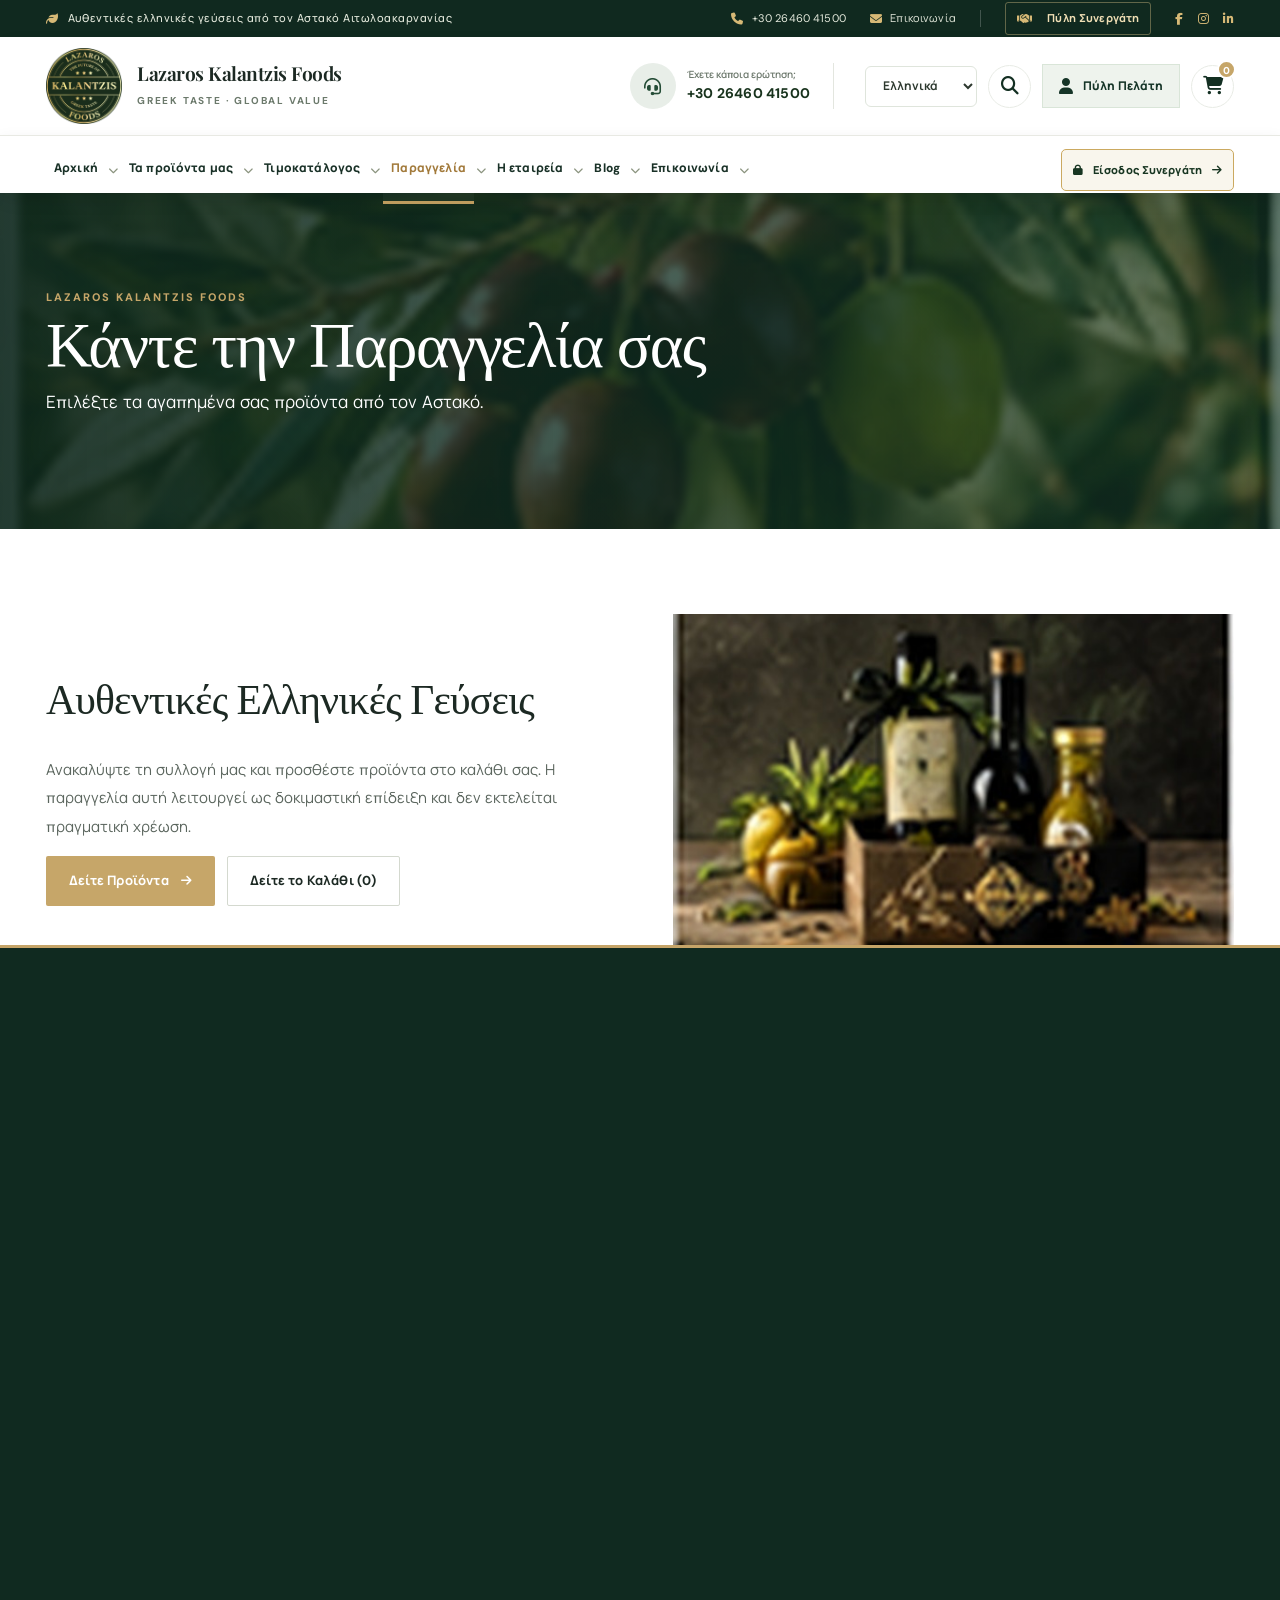
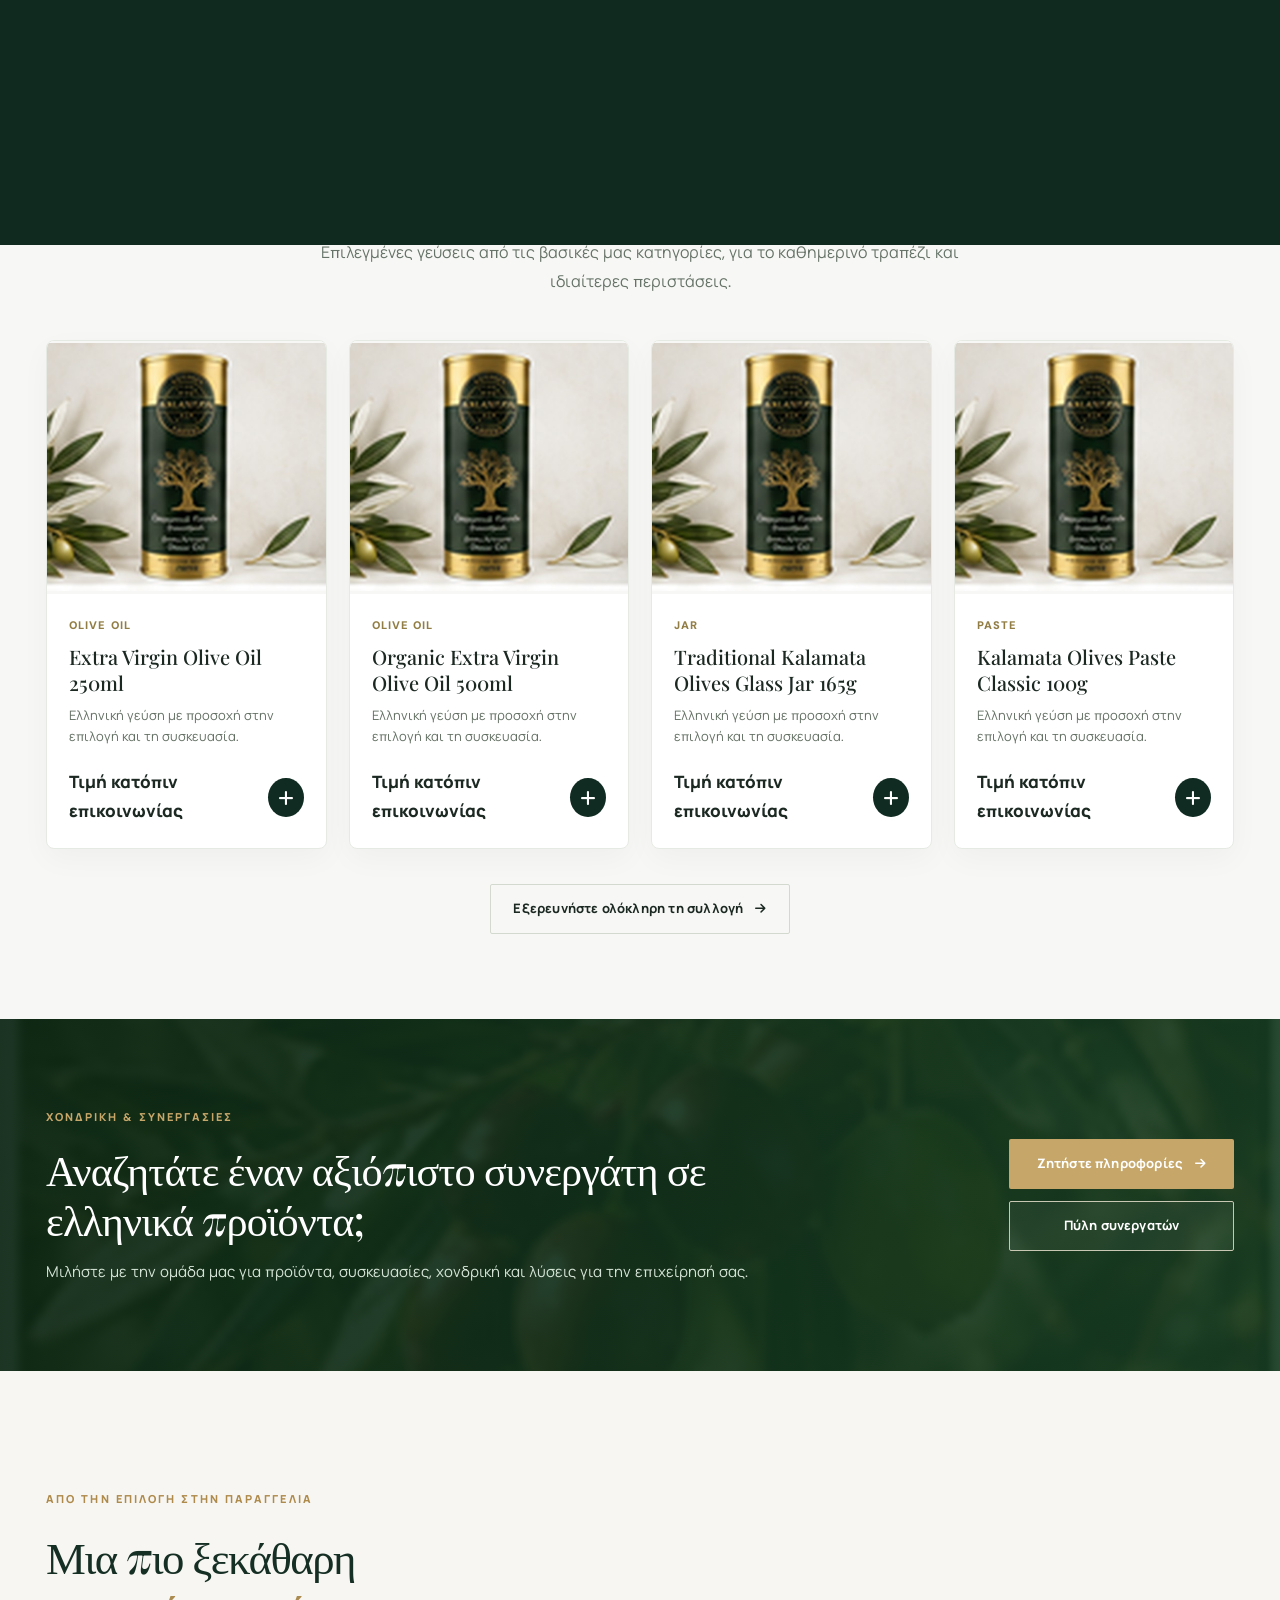
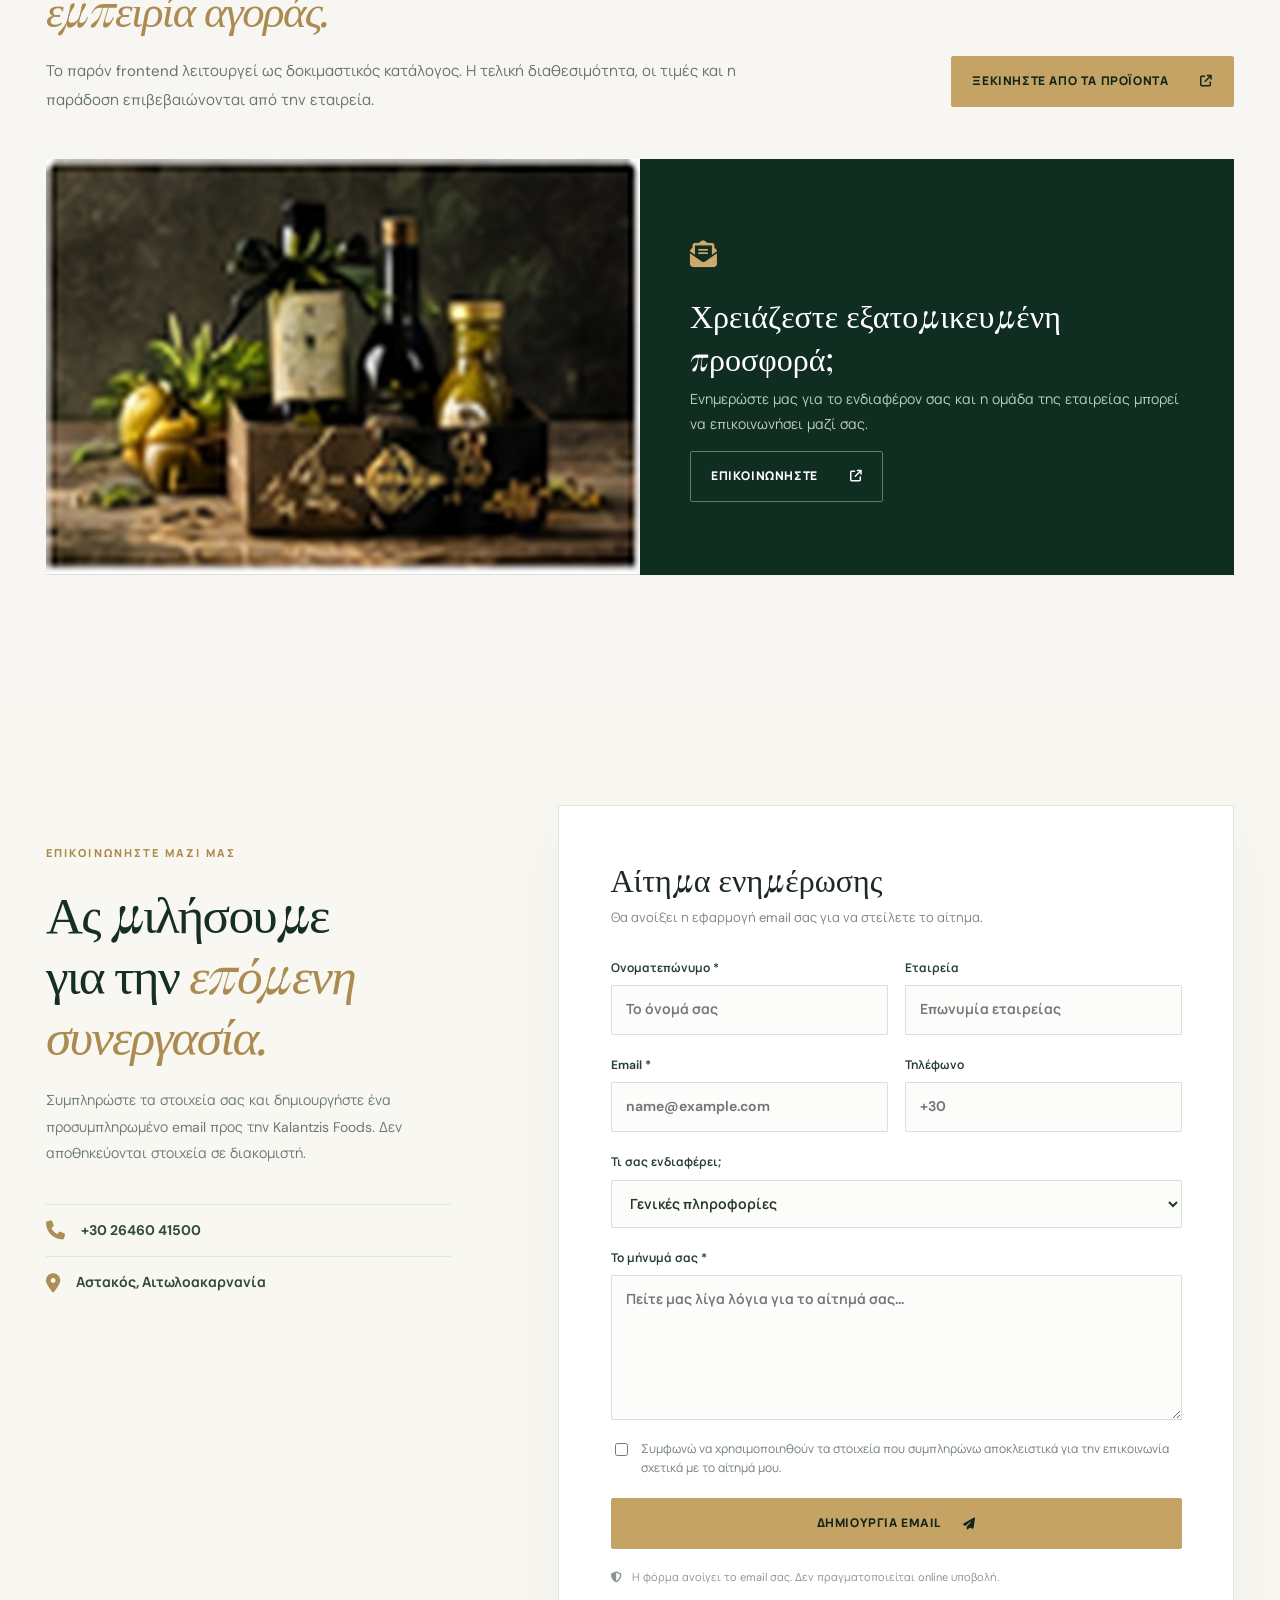
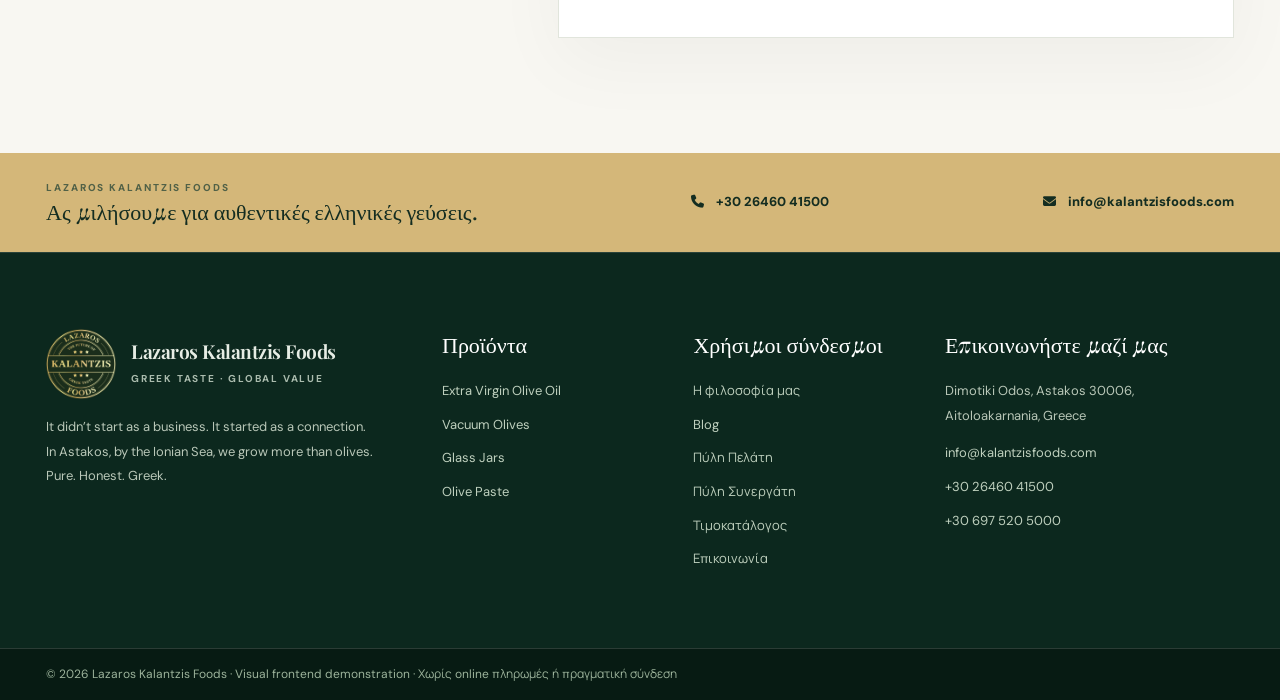
<file: order.html>
<!doctype html>
<html lang="el"><head><meta charset="utf-8"><meta name="viewport" content="width=device-width,initial-scale=1"><meta name="theme-color" content="#102614"><meta name="description" content="Μάθετε πώς να επιλέξετε προϊόντα Kalantzis Foods και να επικοινωνήσετε για διαθεσιμότητα και προσφορά."><title>Πληροφορίες παραγγελίας | Lazaros Kalantzis Foods</title><link rel="icon" href="assets/logo.png"><link rel="stylesheet" href="https://cdnjs.cloudflare.com/ajax/libs/font-awesome/6.7.2/css/all.min.css"><link rel="stylesheet" href="styles.css"><link rel="stylesheet" href="enhancements.css"><link rel="stylesheet" href="premium.css"><link rel="stylesheet" href="v4.css"><link rel="stylesheet" href="motion.css"><meta property="og:type" content="website"><meta property="og:title" content="Πληροφορίες παραγγελίας | Lazaros Kalantzis Foods"><meta property="og:description" content="Μάθετε πώς να επιλέξετε προϊόντα Kalantzis Foods και να επικοινωνήσετε για διαθεσιμότητα και προσφορά."><meta property="og:image" content="assets/logo.png"><meta name="color-scheme" content="light"><meta name="referrer" content="strict-origin-when-cross-origin"></head><body data-page="order"><div id="app"></div><script defer src="app.js"></script><script defer src="premium.js"></script><script defer src="v4-ui.js"></script><script defer src="motion.js"></script></body></html>
</file>
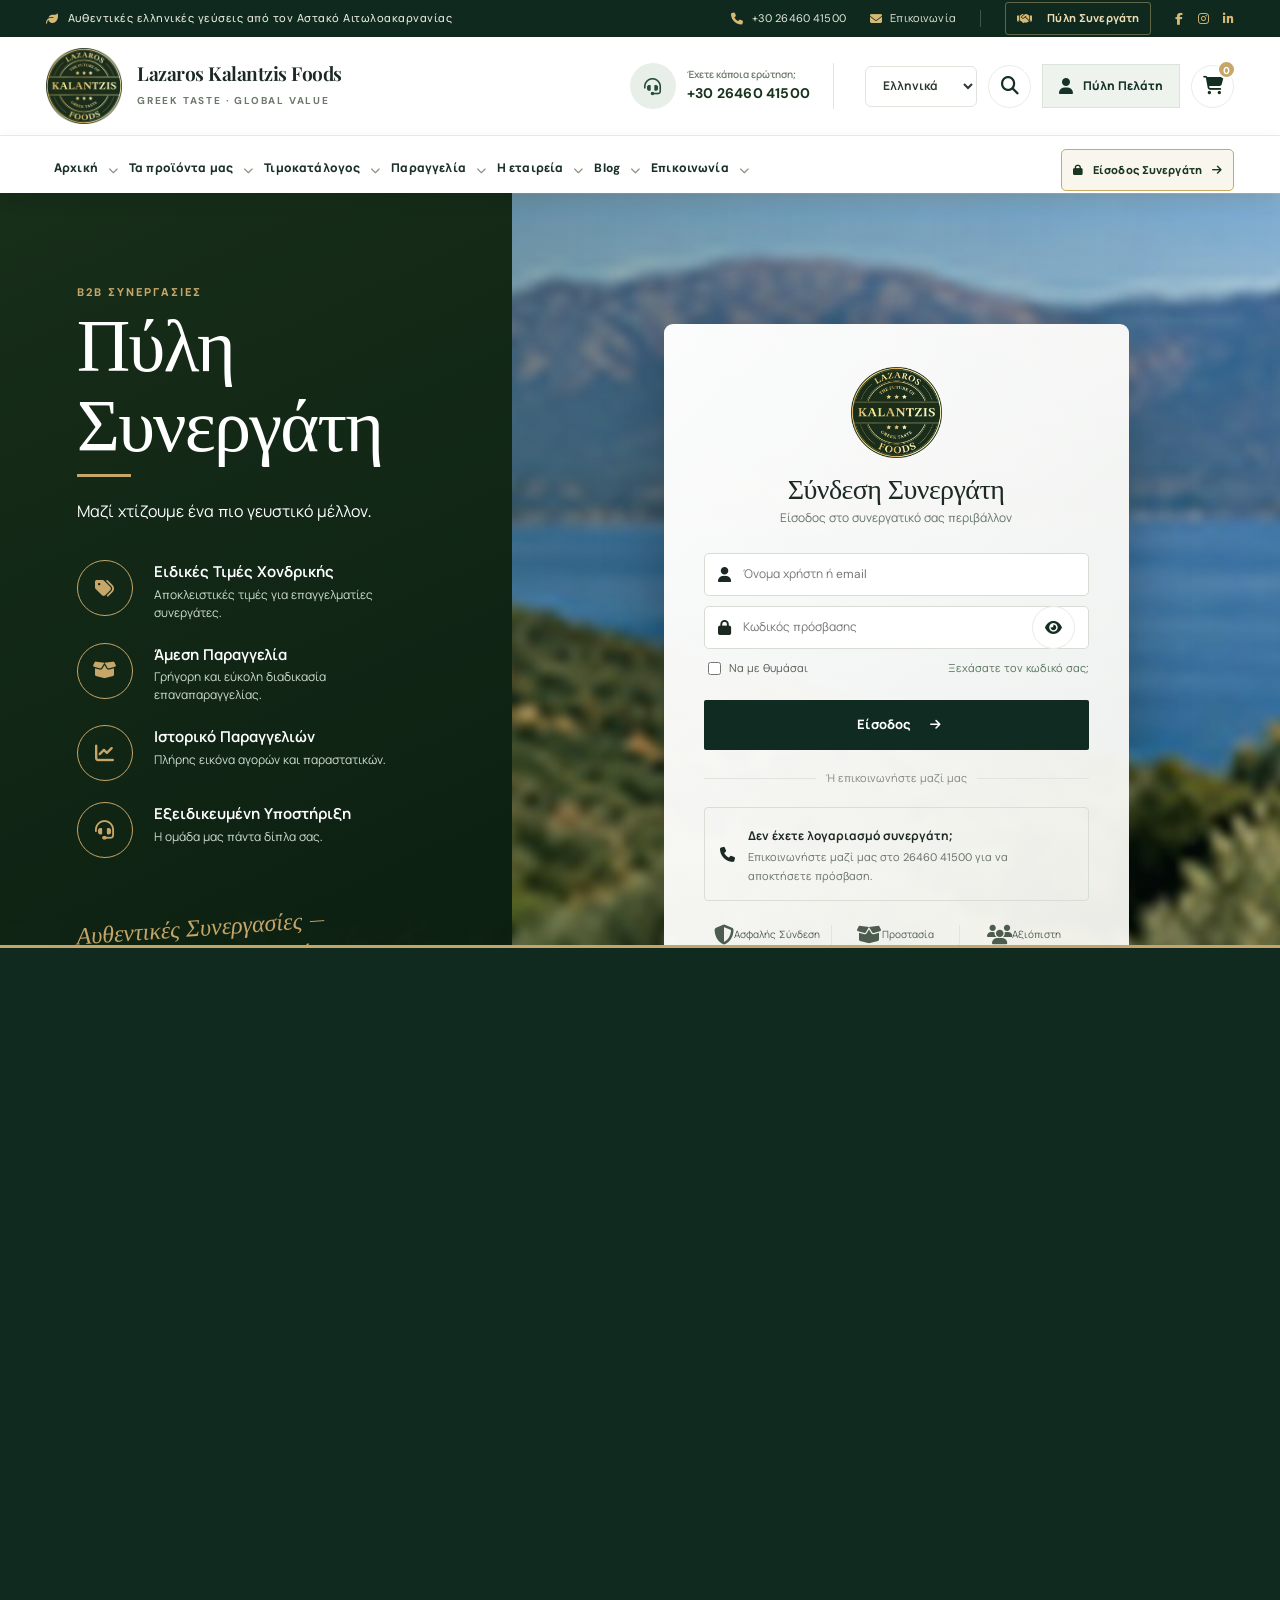
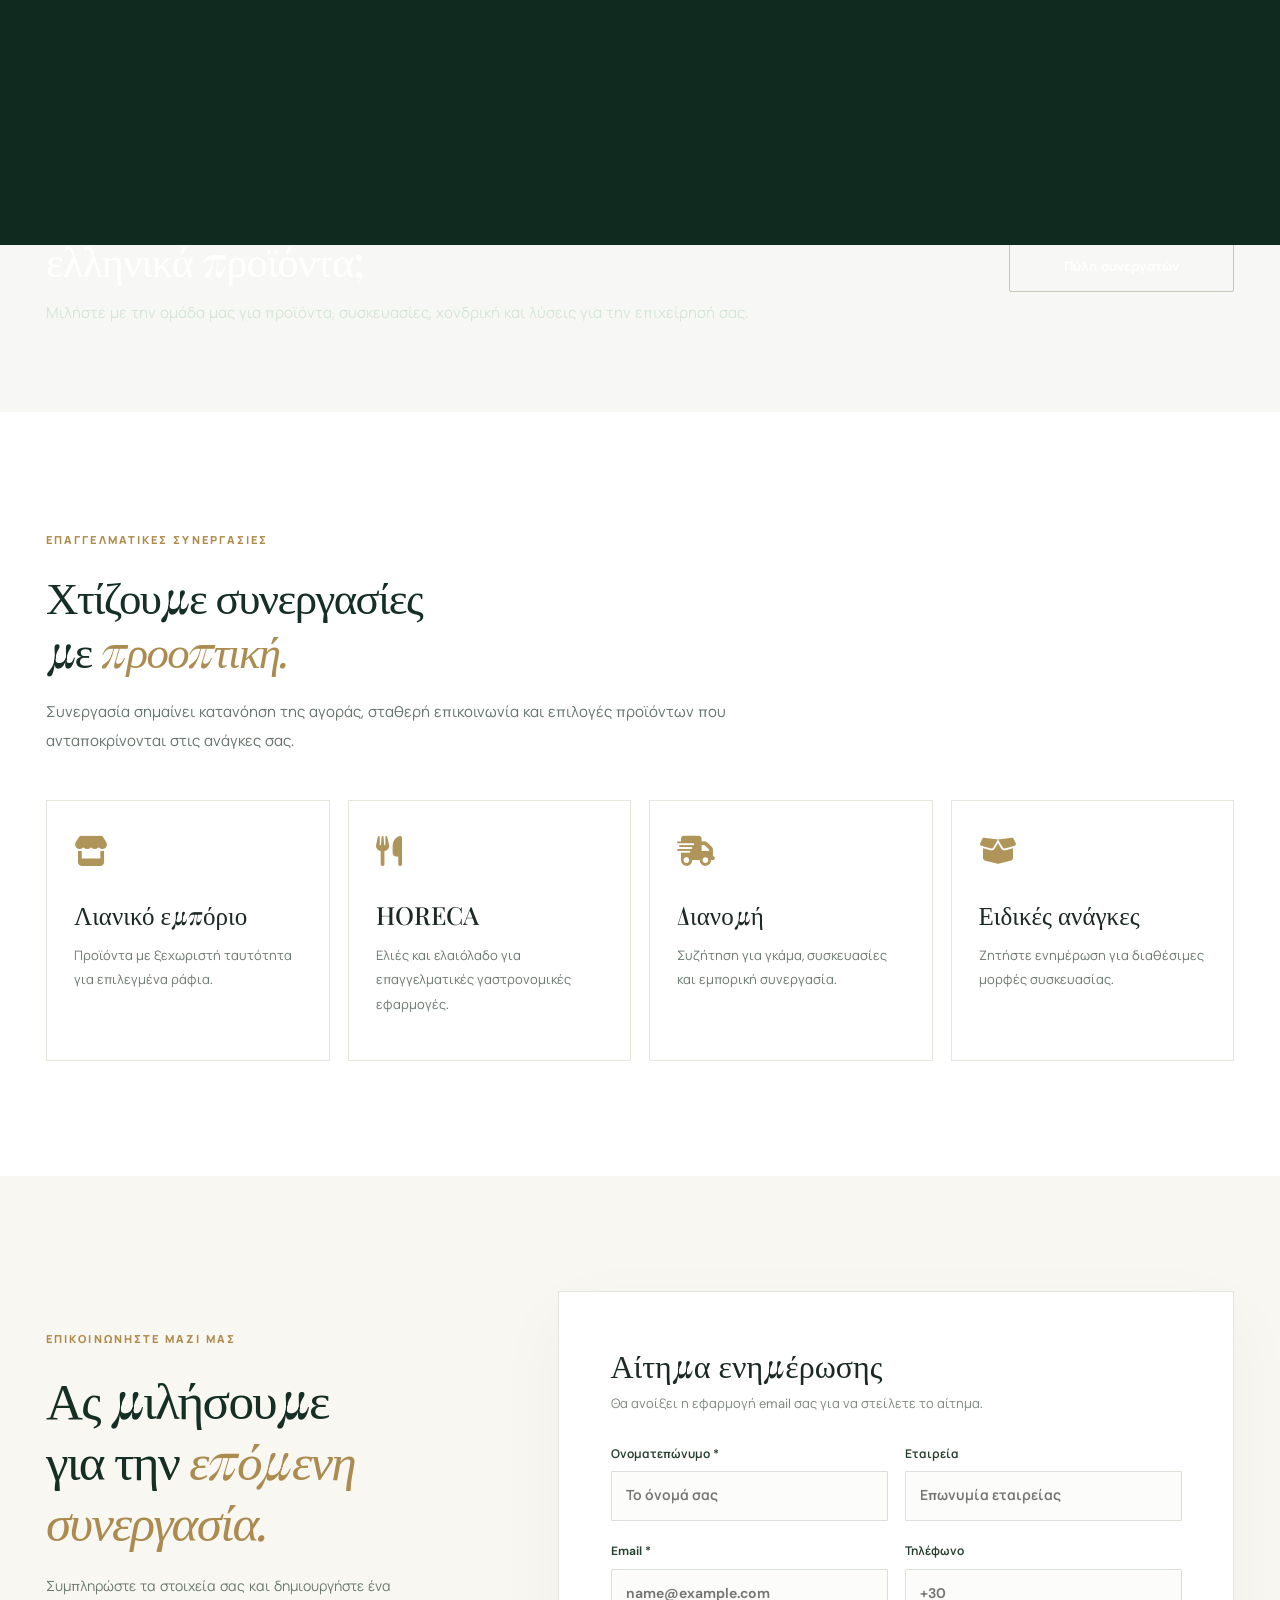
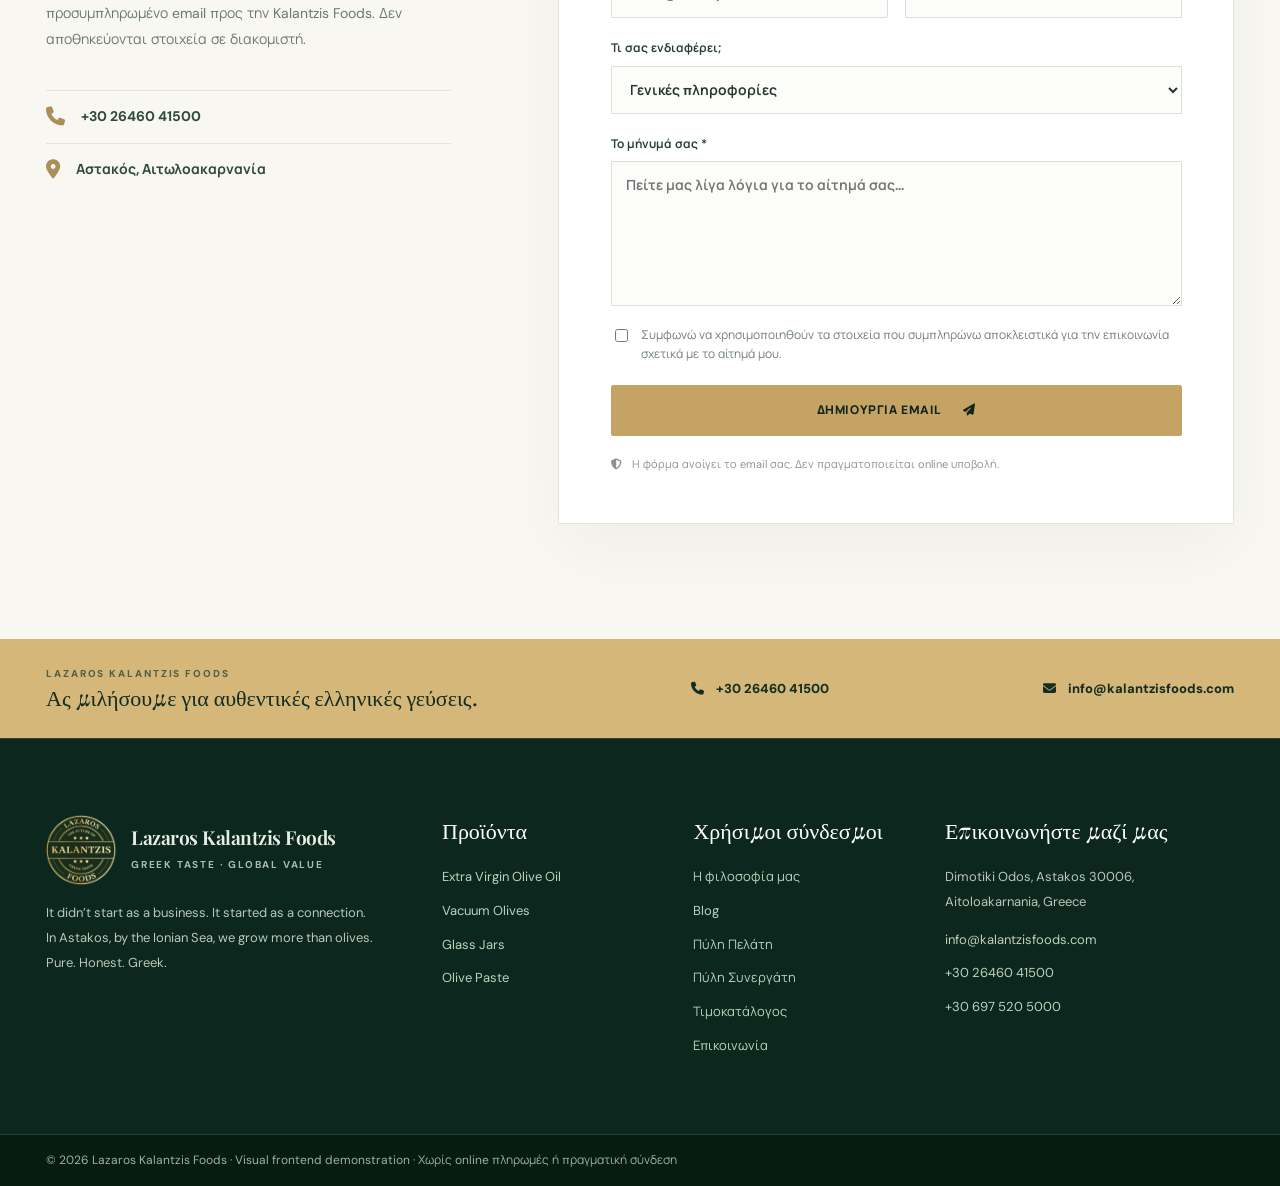
<file: partner-login.html>
<!doctype html>
<html lang="el"><head><meta charset="utf-8"><meta name="viewport" content="width=device-width,initial-scale=1"><meta name="theme-color" content="#102614"><meta name="description" content="Επικοινωνήστε για συνεργασίες χονδρικής, συσκευασίες, ελαιόλαδο και ελιές από την Kalantzis Foods."><title>Συνεργασίες χονδρικής | Lazaros Kalantzis Foods</title><link rel="icon" href="assets/logo.png"><link rel="stylesheet" href="https://cdnjs.cloudflare.com/ajax/libs/font-awesome/6.7.2/css/all.min.css"><link rel="stylesheet" href="styles.css"><link rel="stylesheet" href="enhancements.css"><link rel="stylesheet" href="premium.css"><link rel="stylesheet" href="v4.css"><link rel="stylesheet" href="motion.css"><meta property="og:type" content="website"><meta property="og:title" content="Συνεργασίες χονδρικής | Lazaros Kalantzis Foods"><meta property="og:description" content="Επικοινωνήστε για συνεργασίες χονδρικής, συσκευασίες, ελαιόλαδο και ελιές από την Kalantzis Foods."><meta property="og:image" content="assets/logo.png"><meta name="color-scheme" content="light"><meta name="referrer" content="strict-origin-when-cross-origin"></head><body data-page="login"><div id="app"></div><script defer src="app.js"></script><script defer src="premium.js"></script><script defer src="v4-ui.js"></script><script defer src="motion.js"></script></body></html>
</file>
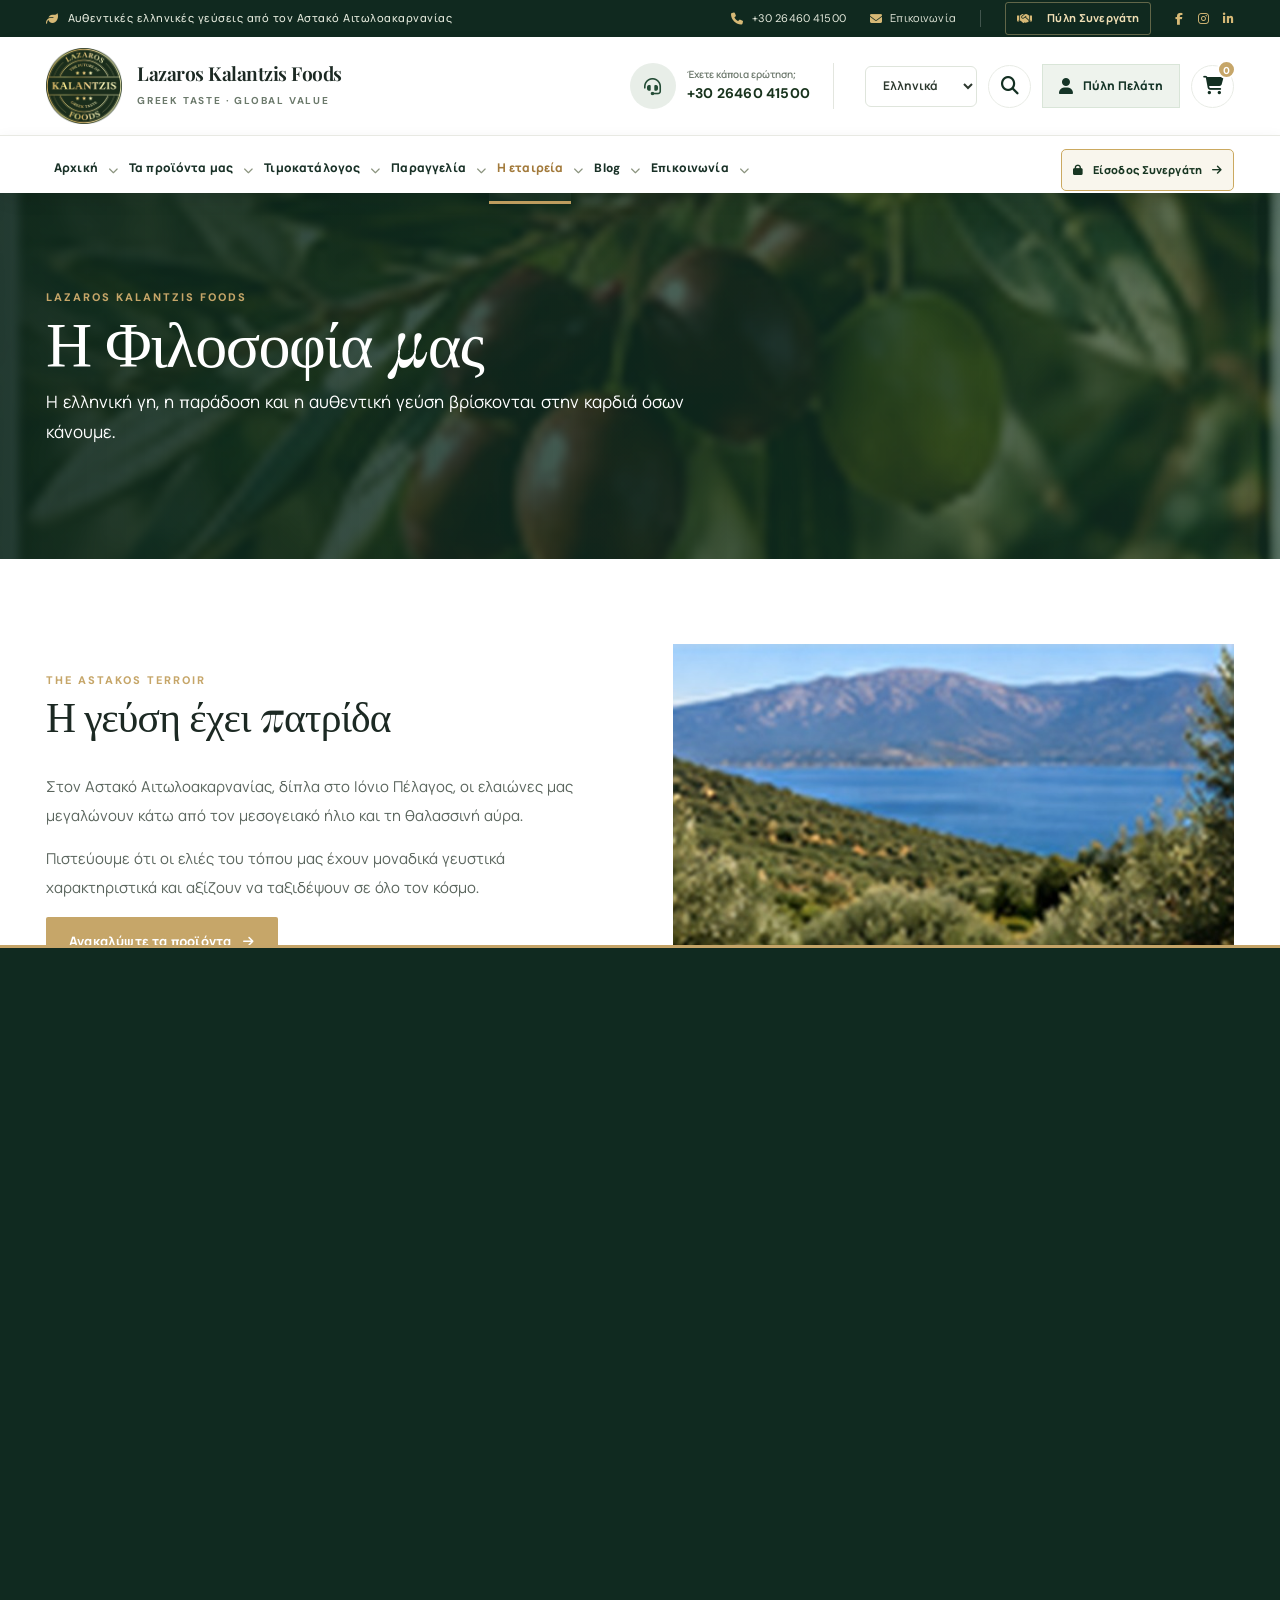
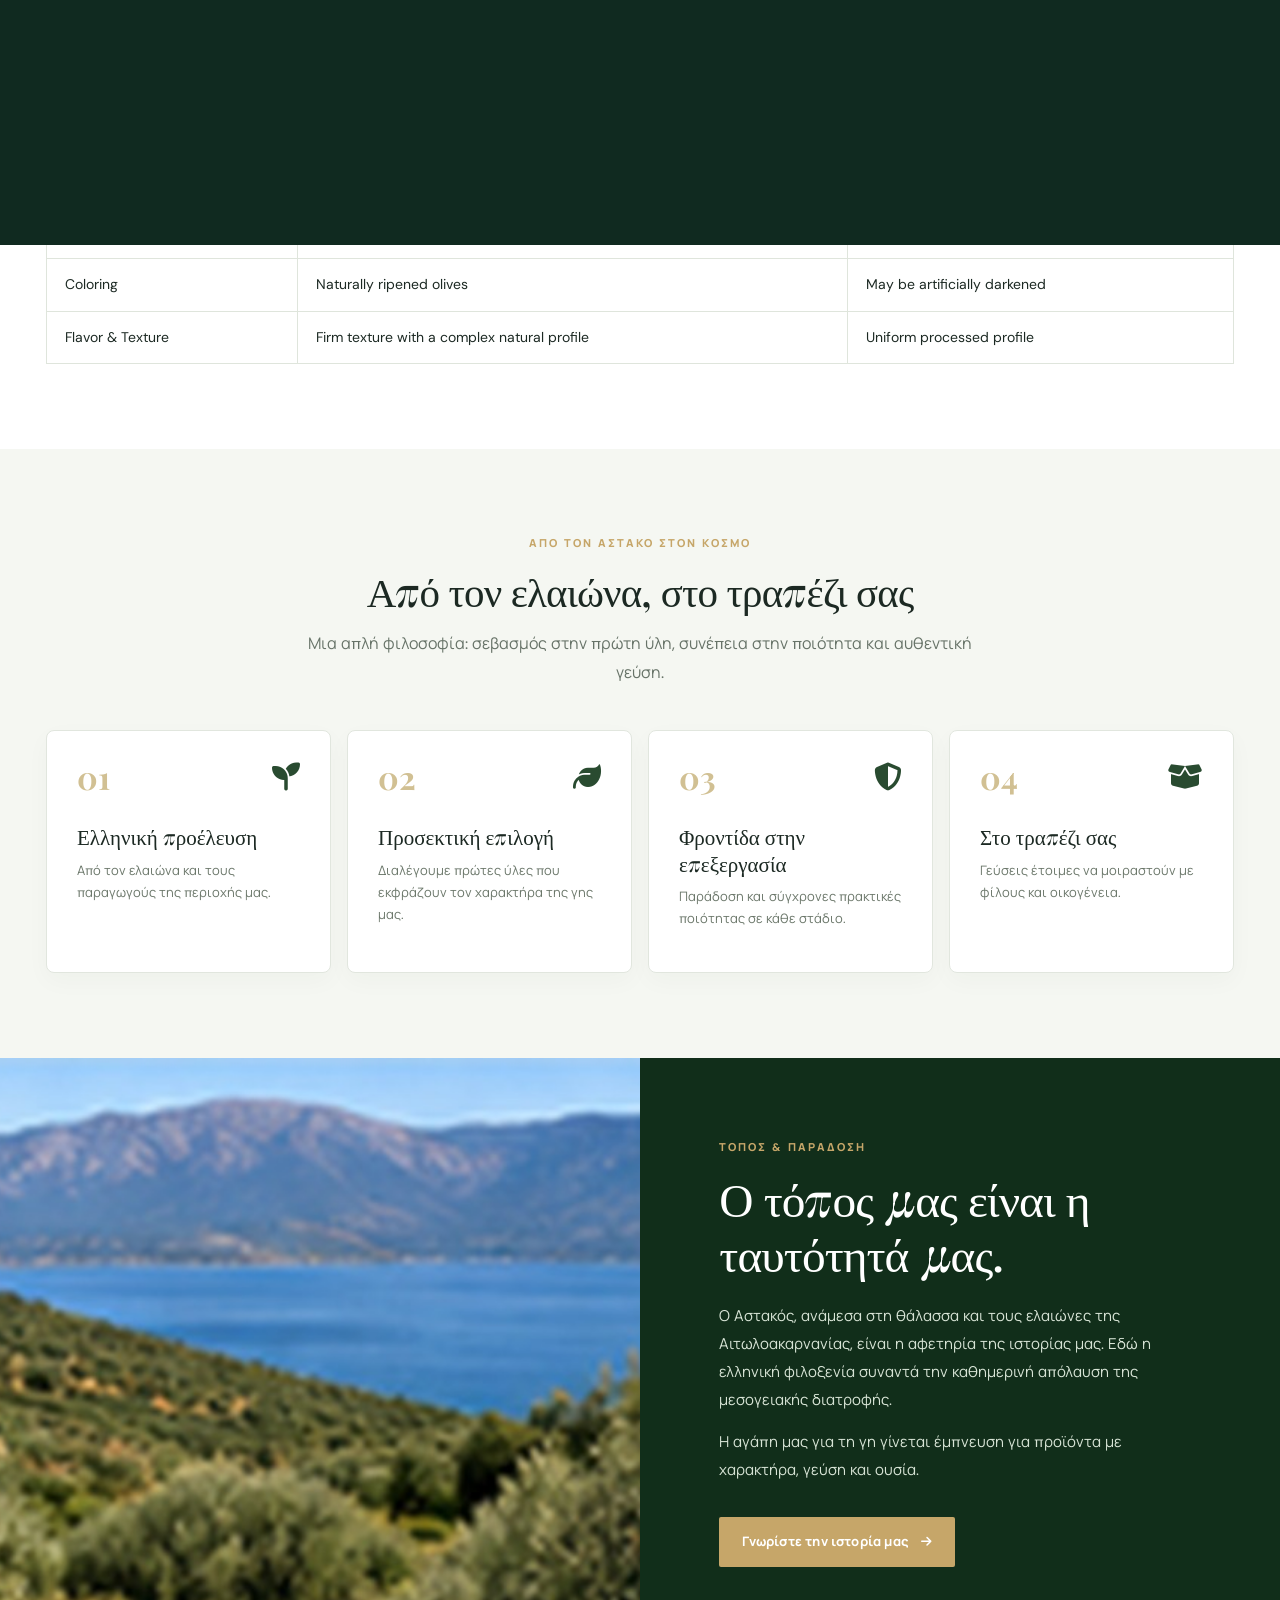
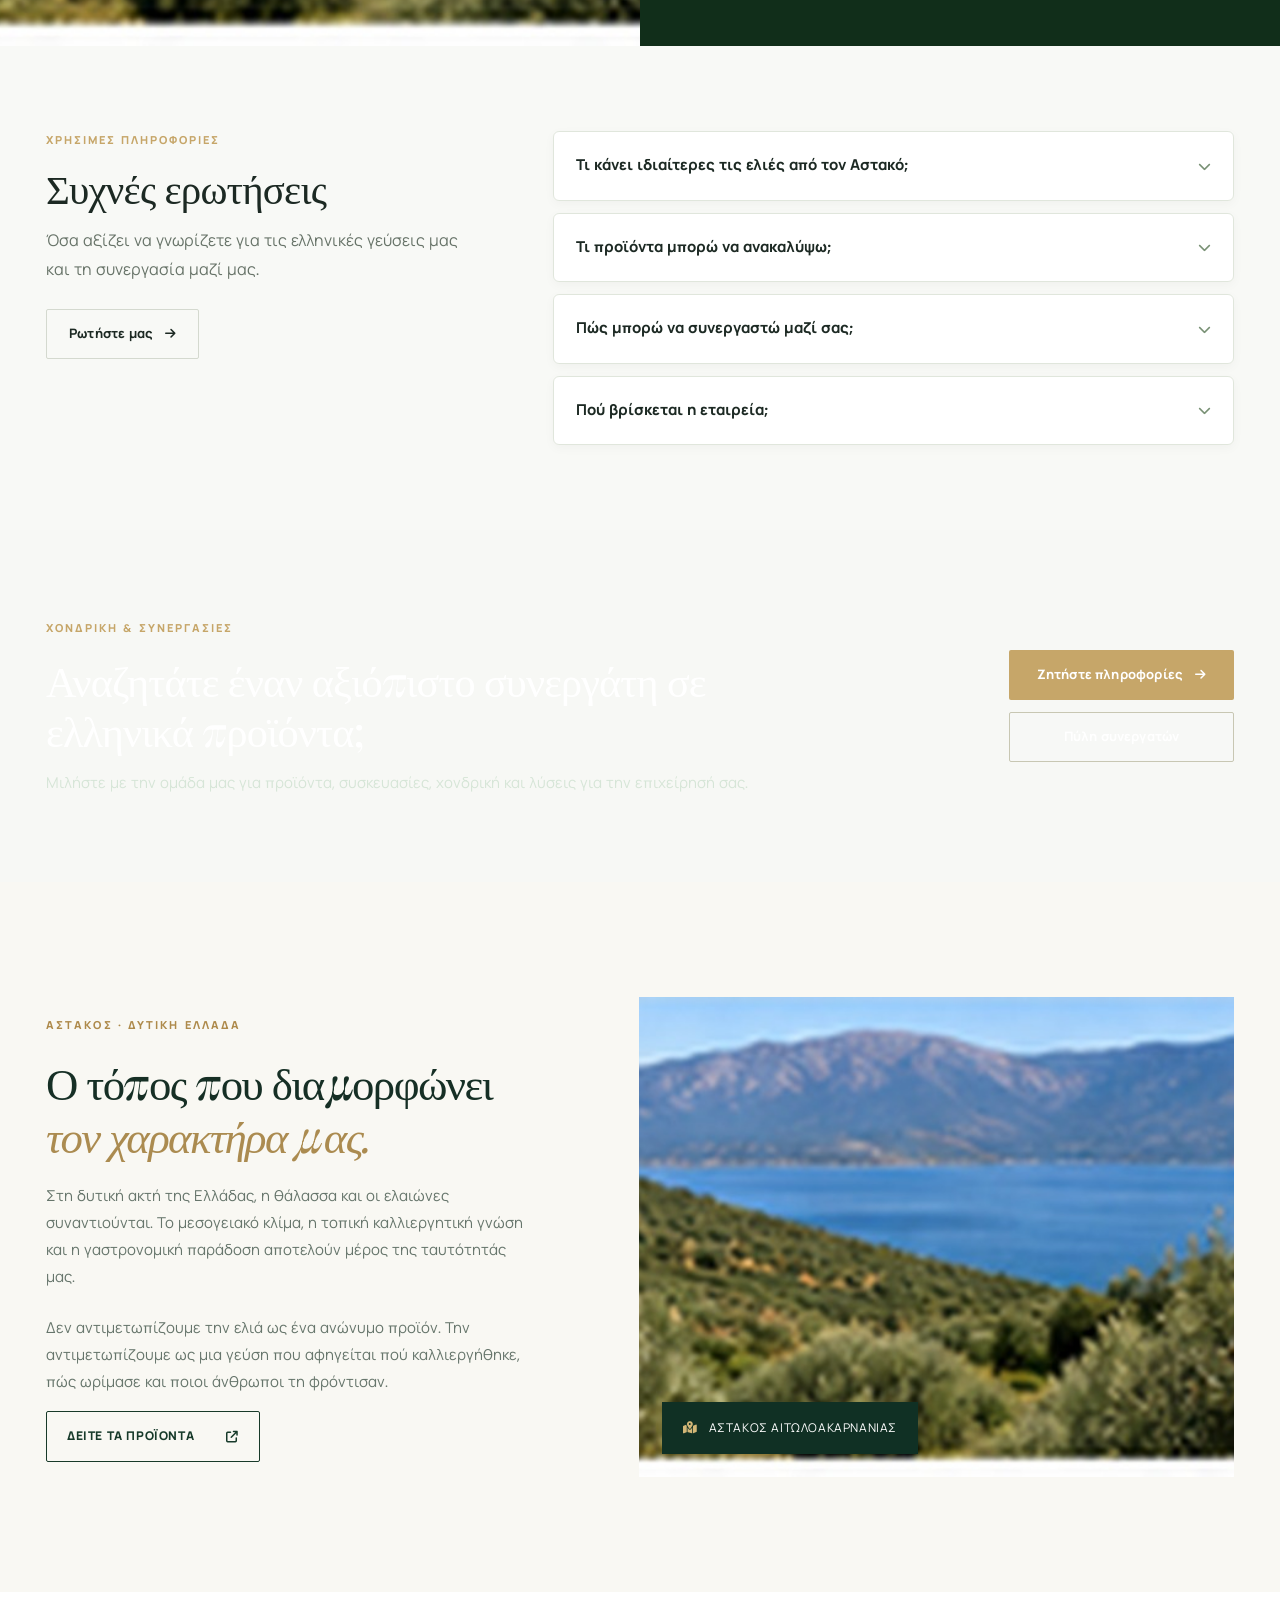
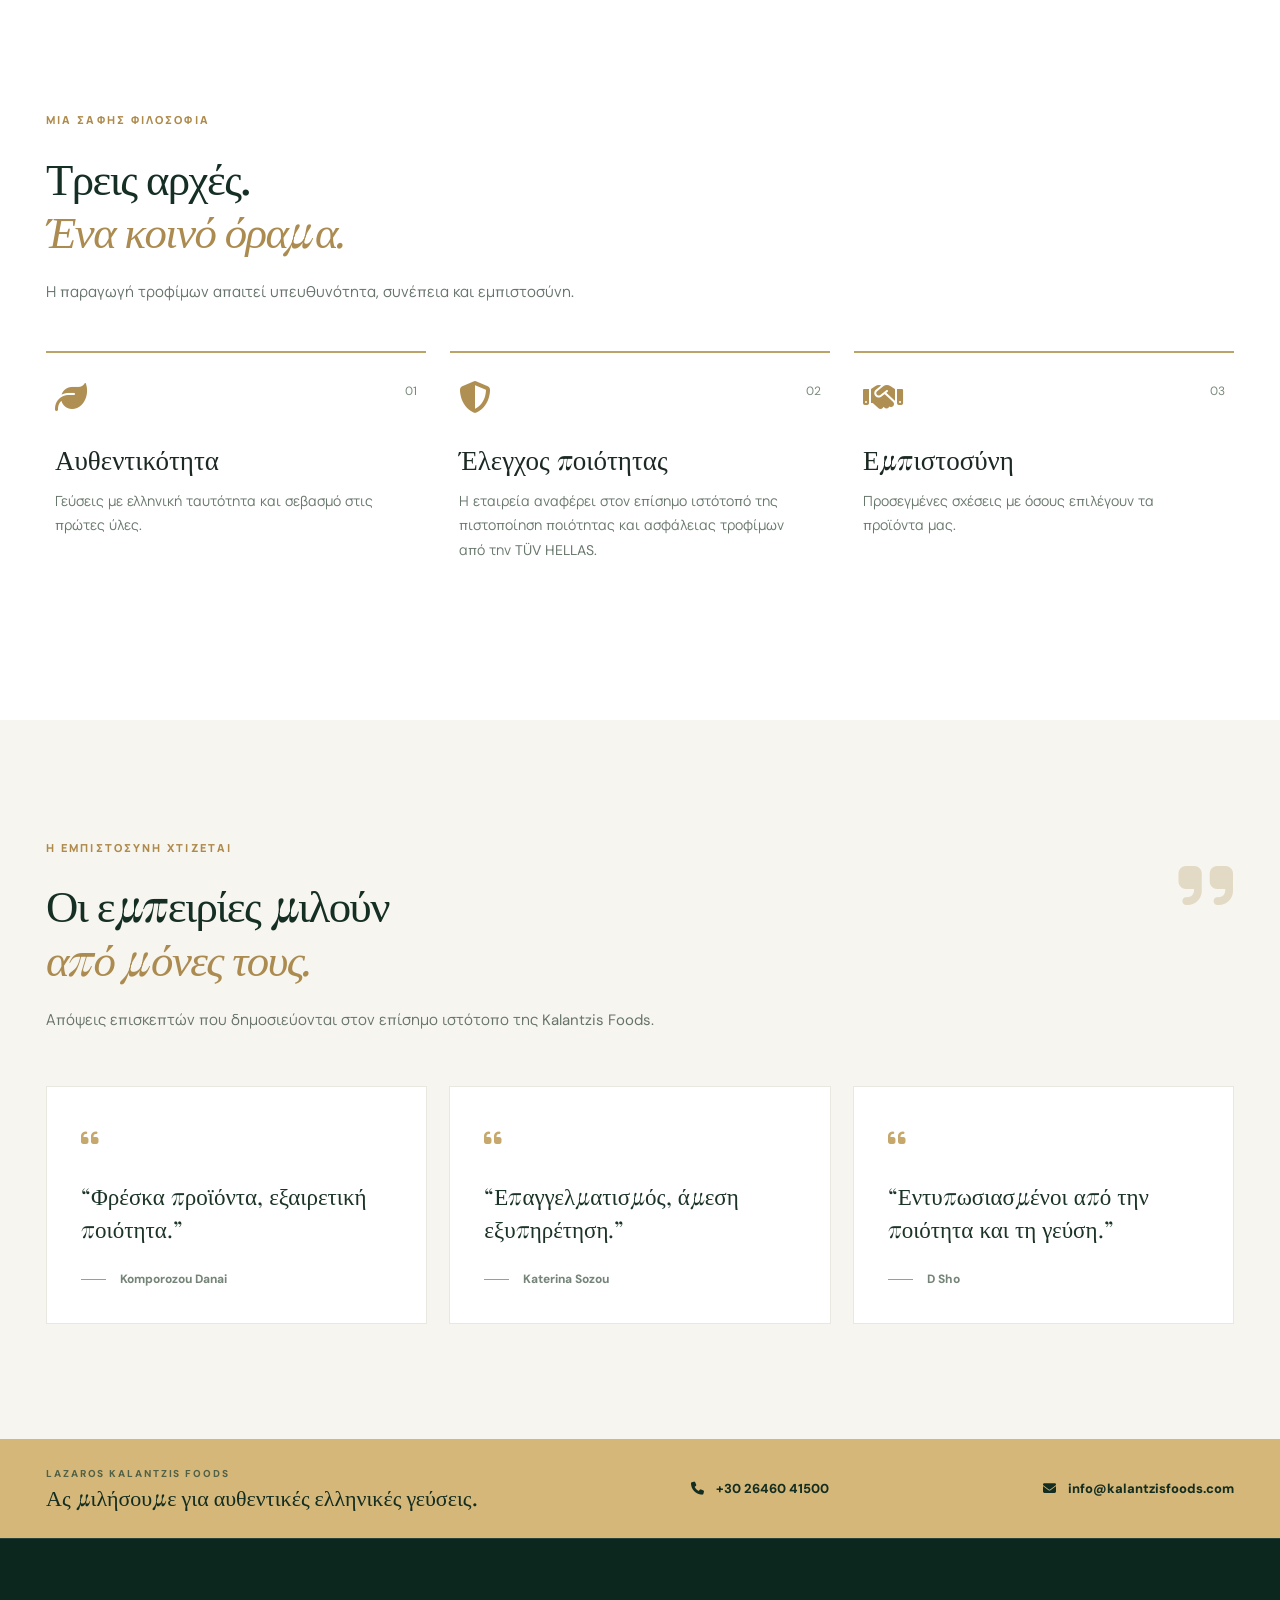
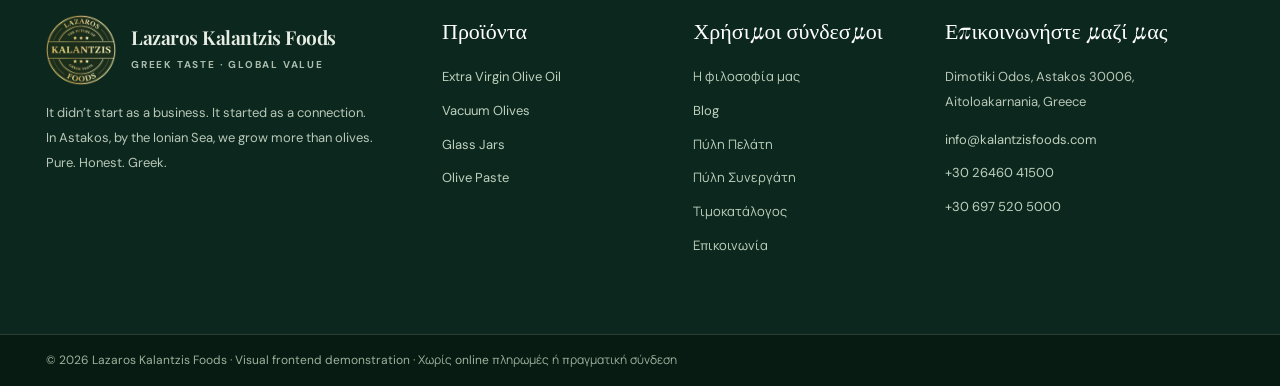
<file: philosophy.html>
<!doctype html>
<html lang="el"><head><meta charset="utf-8"><meta name="viewport" content="width=device-width,initial-scale=1"><meta name="theme-color" content="#102614"><meta name="description" content="Ανακαλύψτε τη φιλοσοφία, τη φροντίδα στην παραγωγή και την προέλευση των προϊόντων Kalantzis Foods από τον Αστακό."><title>Η φιλοσοφία και ο τόπος μας | Lazaros Kalantzis Foods</title><link rel="icon" href="assets/logo.png"><link rel="stylesheet" href="https://cdnjs.cloudflare.com/ajax/libs/font-awesome/6.7.2/css/all.min.css"><link rel="stylesheet" href="styles.css"><link rel="stylesheet" href="enhancements.css"><link rel="stylesheet" href="premium.css"><link rel="stylesheet" href="v4.css"><link rel="stylesheet" href="motion.css"><meta property="og:type" content="website"><meta property="og:title" content="Η φιλοσοφία και ο τόπος μας | Lazaros Kalantzis Foods"><meta property="og:description" content="Ανακαλύψτε τη φιλοσοφία, τη φροντίδα στην παραγωγή και την προέλευση των προϊόντων Kalantzis Foods από τον Αστακό."><meta property="og:image" content="assets/logo.png"><meta name="color-scheme" content="light"><meta name="referrer" content="strict-origin-when-cross-origin"></head><body data-page="philosophy"><div id="app"></div><script defer src="app.js"></script><script defer src="premium.js"></script><script defer src="v4-ui.js"></script><script defer src="motion.js"></script></body></html>
</file>
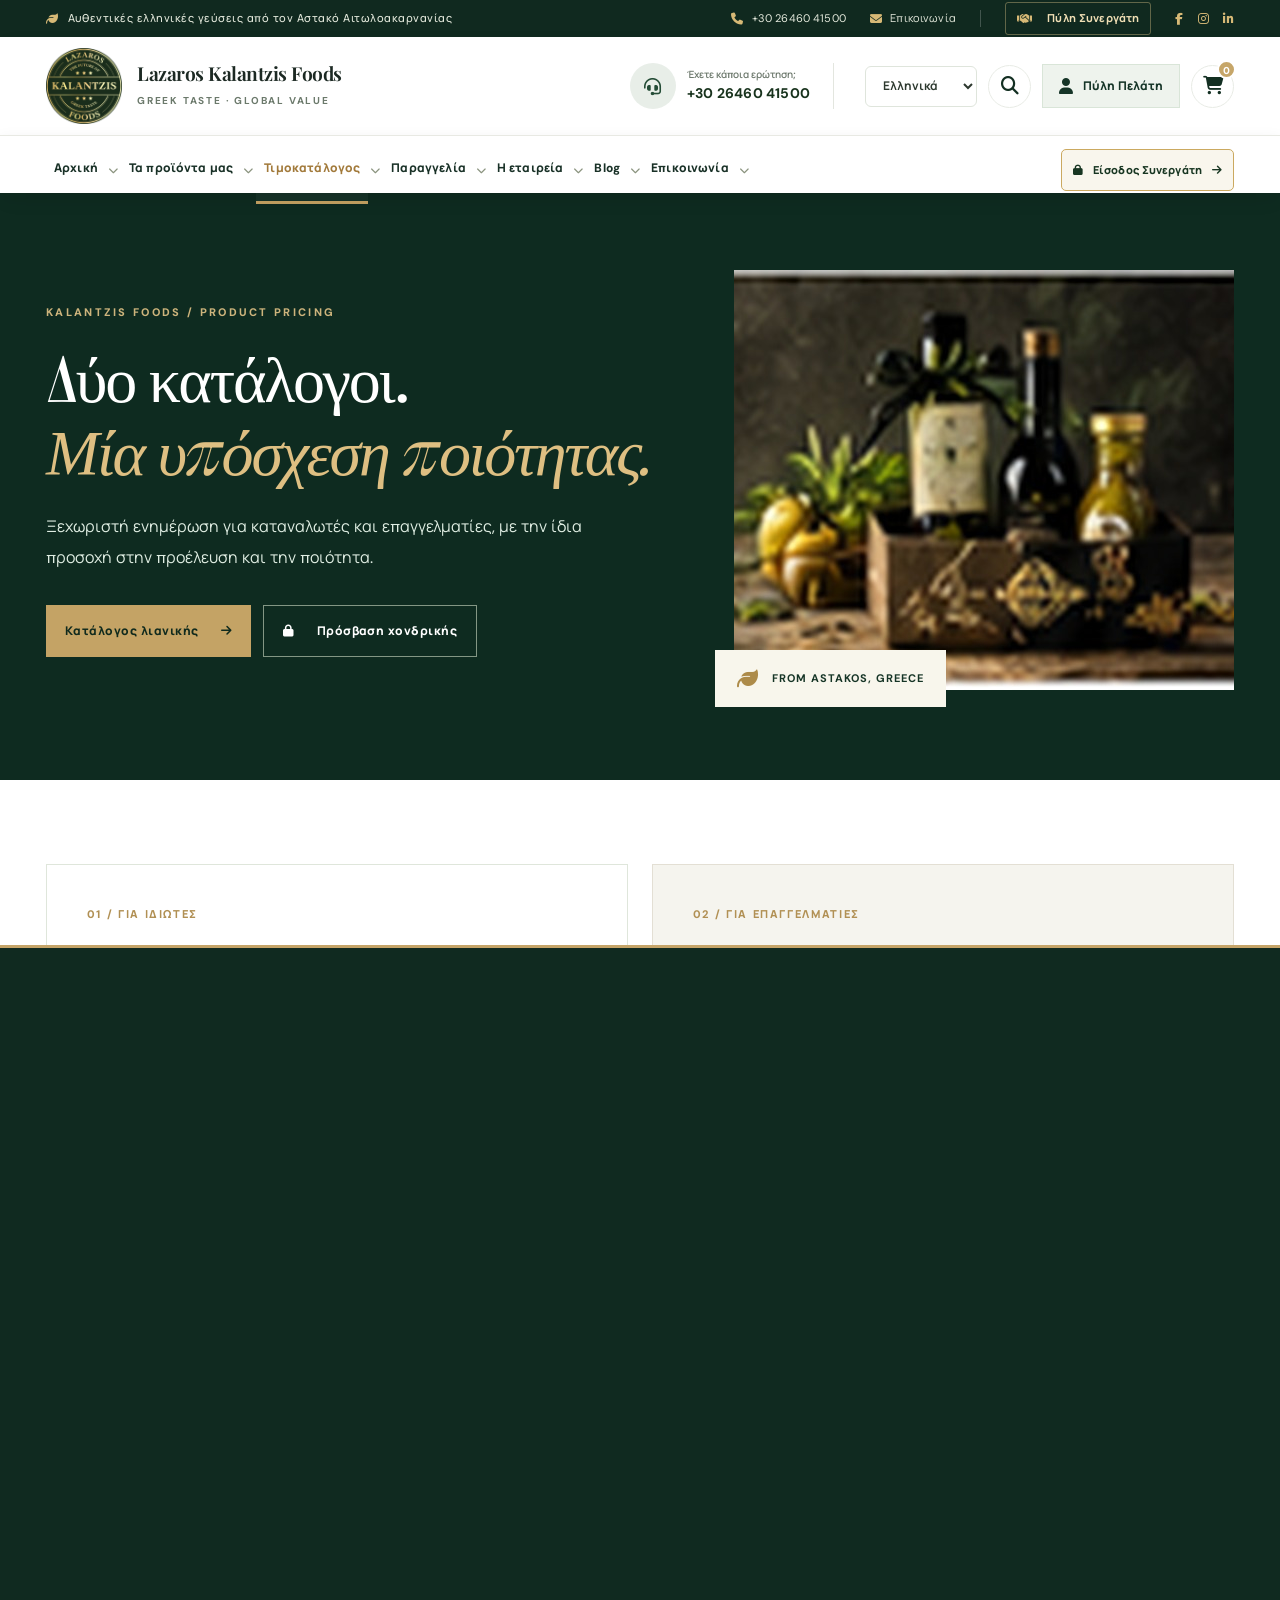
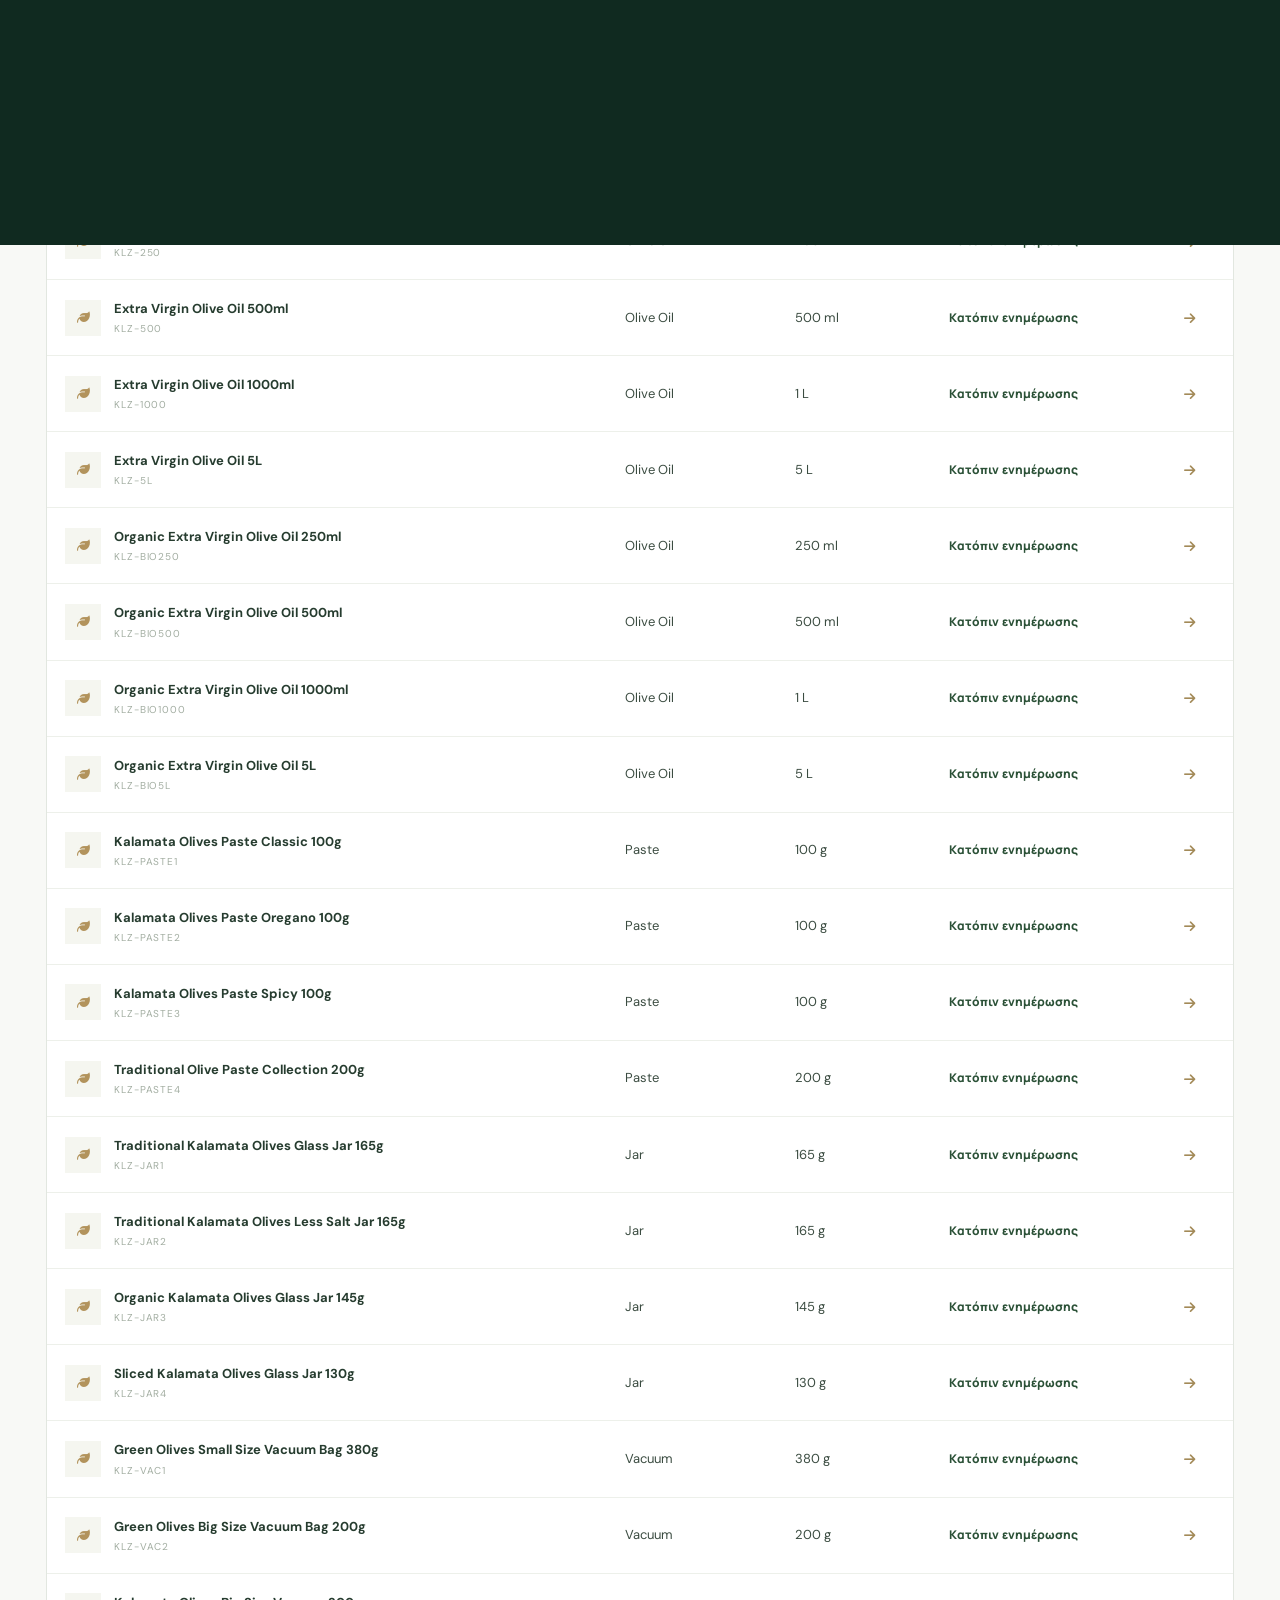
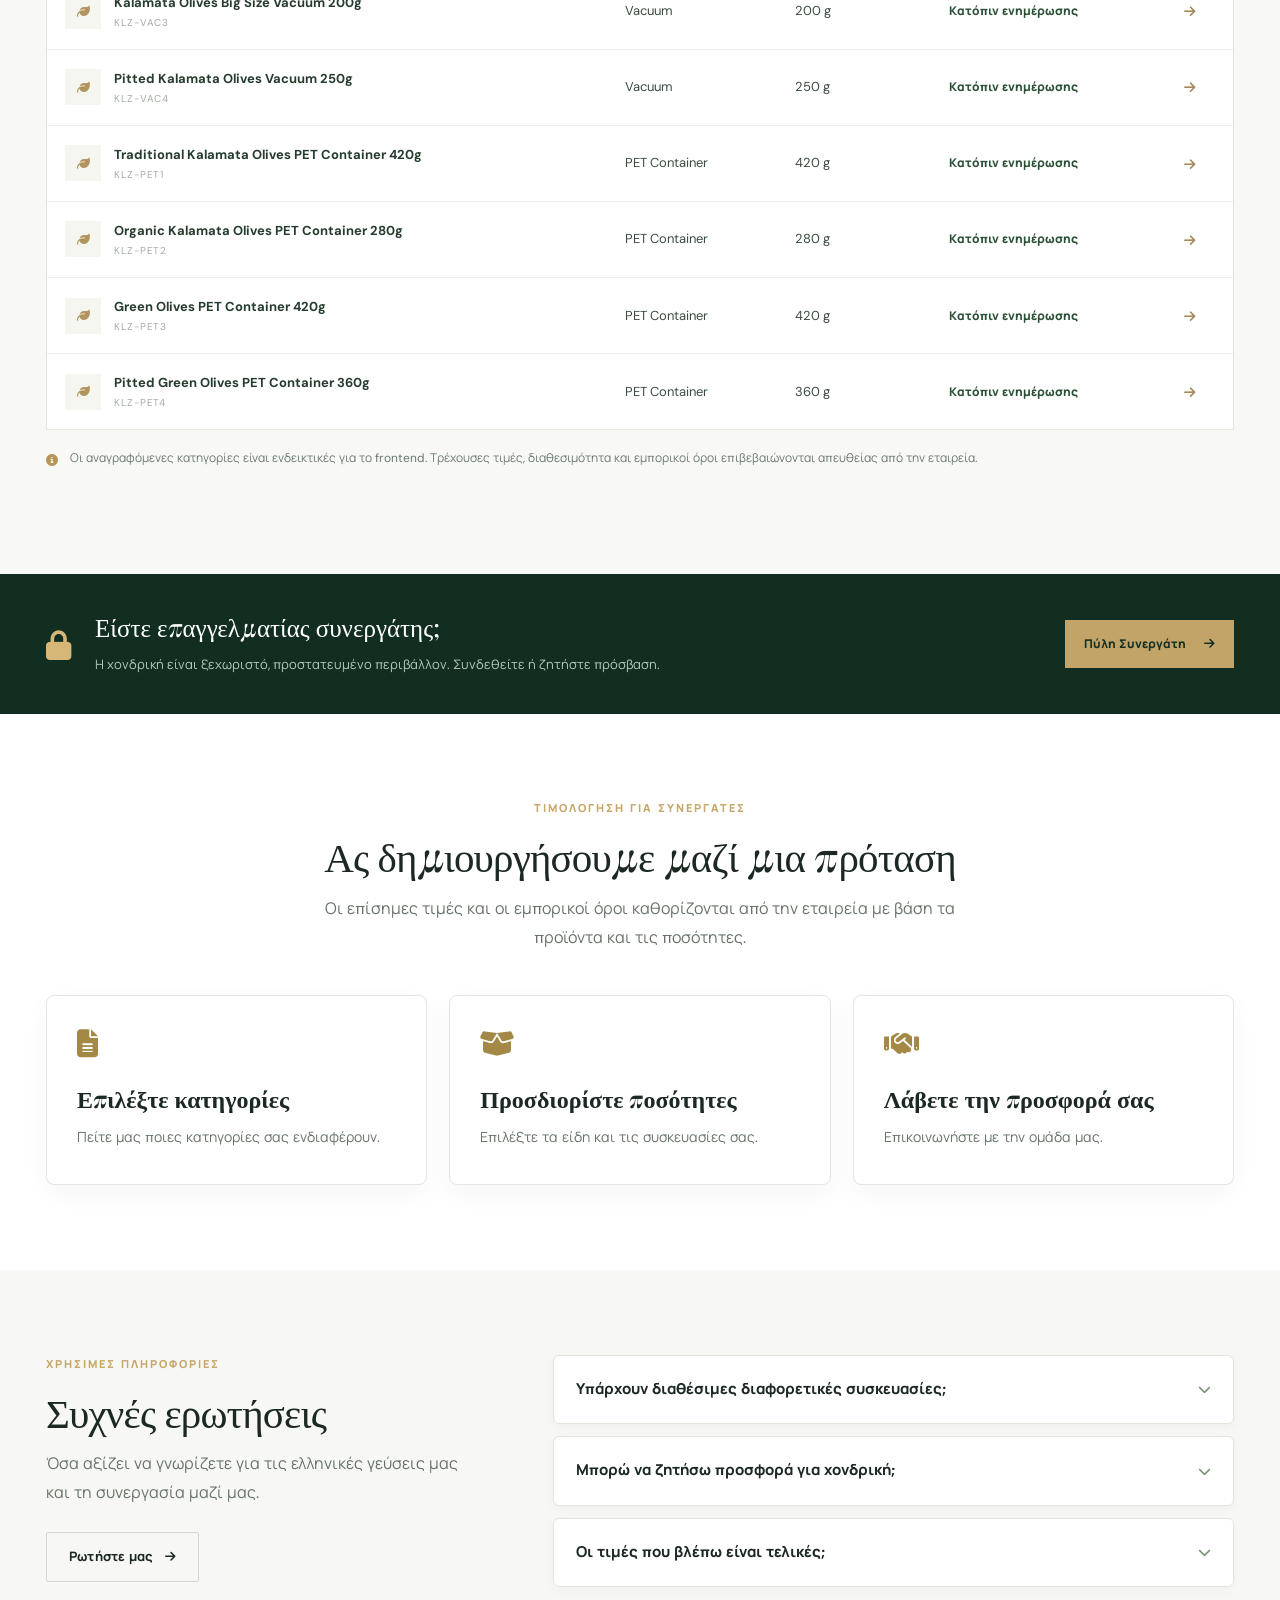
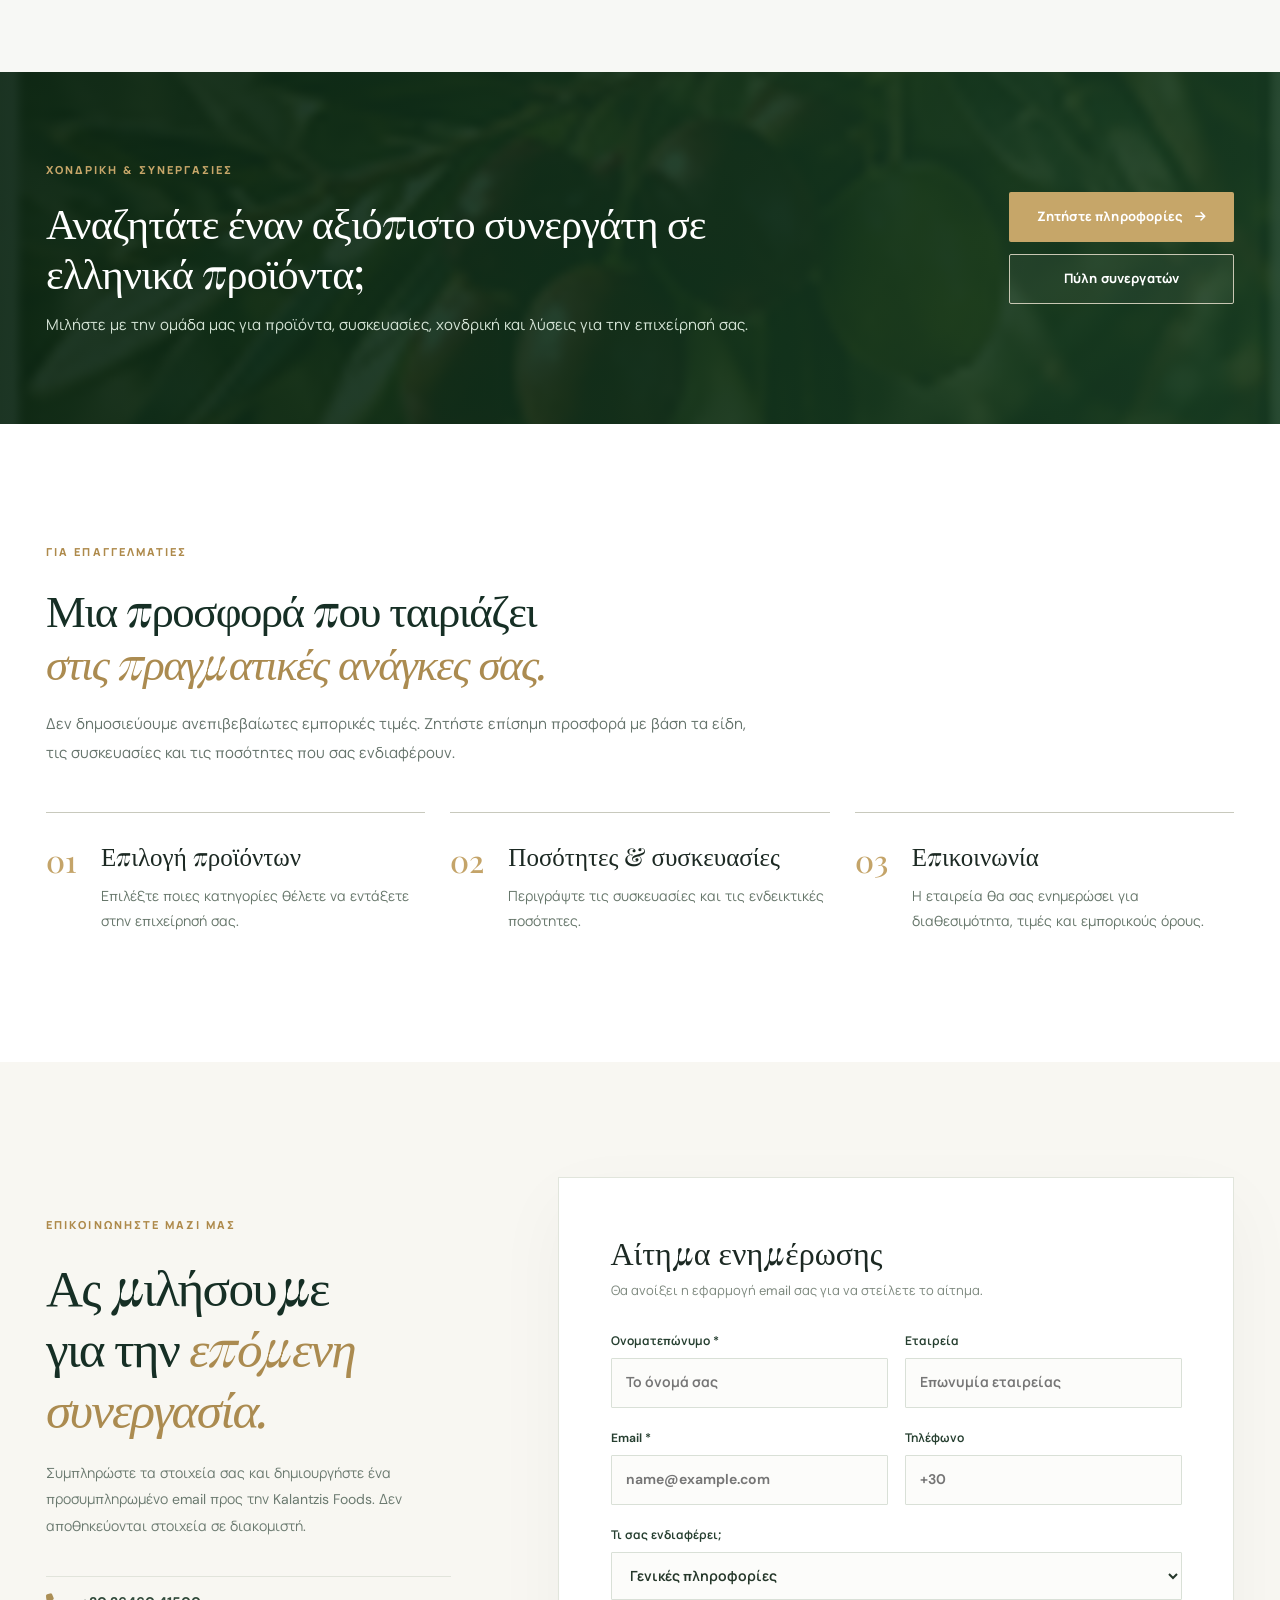
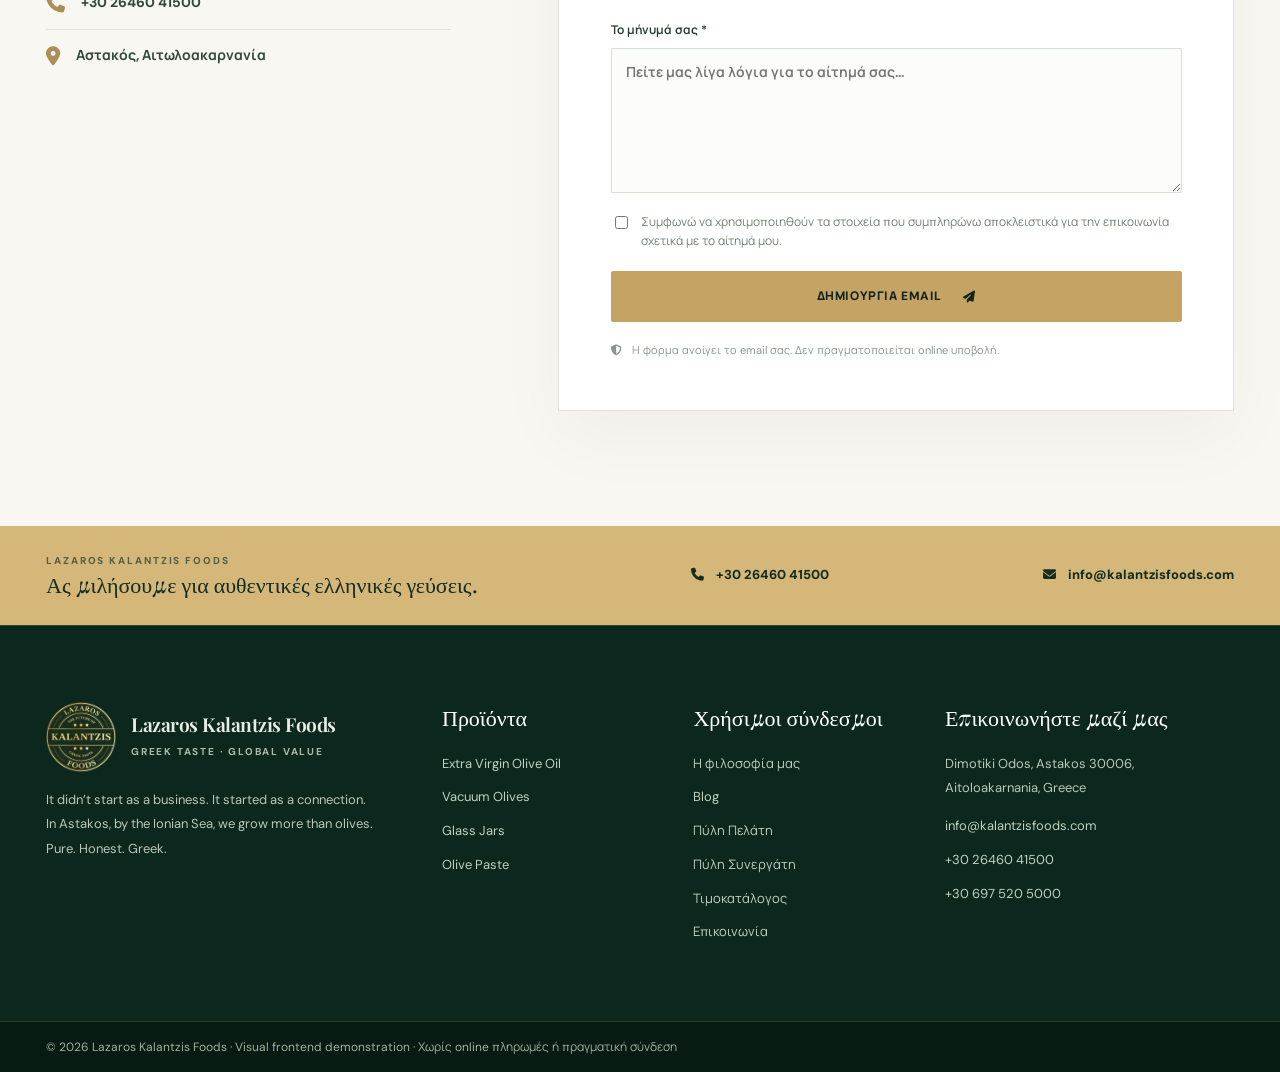
<file: price-list.html>
<!doctype html>
<html lang="el"><head><meta charset="utf-8"><meta name="viewport" content="width=device-width,initial-scale=1"><meta name="theme-color" content="#102614"><meta name="description" content="Δείτε τη συλλογή και ζητήστε τον επίσημο τιμοκατάλογο προϊόντων της Kalantzis Foods."><title>Κατάλογος προϊόντων και προσφορές | Lazaros Kalantzis Foods</title><link rel="icon" href="assets/logo.png"><link rel="stylesheet" href="https://cdnjs.cloudflare.com/ajax/libs/font-awesome/6.7.2/css/all.min.css"><link rel="stylesheet" href="styles.css"><link rel="stylesheet" href="enhancements.css"><link rel="stylesheet" href="premium.css"><link rel="stylesheet" href="v4.css"><link rel="stylesheet" href="motion.css"><meta property="og:type" content="website"><meta property="og:title" content="Κατάλογος προϊόντων και προσφορές | Lazaros Kalantzis Foods"><meta property="og:description" content="Δείτε τη συλλογή και ζητήστε τον επίσημο τιμοκατάλογο προϊόντων της Kalantzis Foods."><meta property="og:image" content="assets/logo.png"><meta name="color-scheme" content="light"><meta name="referrer" content="strict-origin-when-cross-origin"></head><body data-page="price"><div id="app"></div><script defer src="app.js"></script><script defer src="premium.js"></script><script defer src="v4-ui.js"></script><script defer src="motion.js"></script></body></html>
</file>
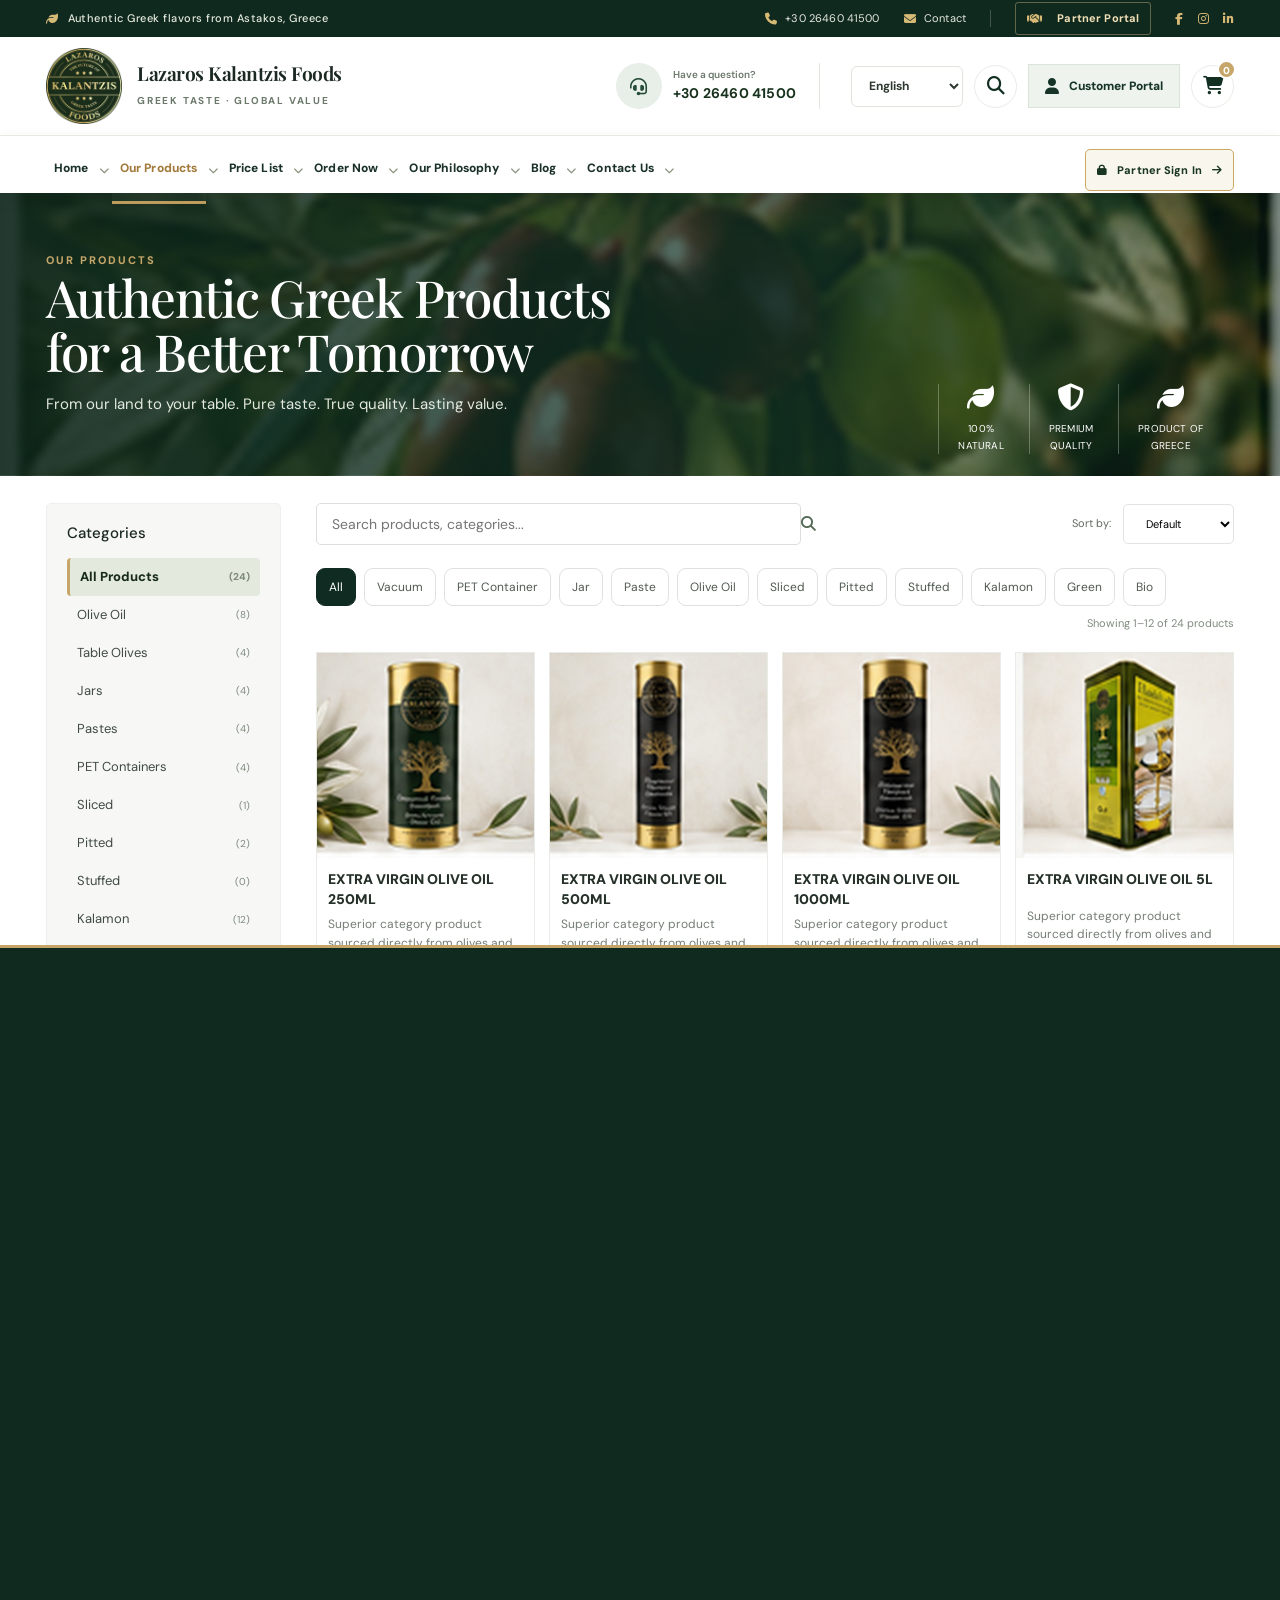
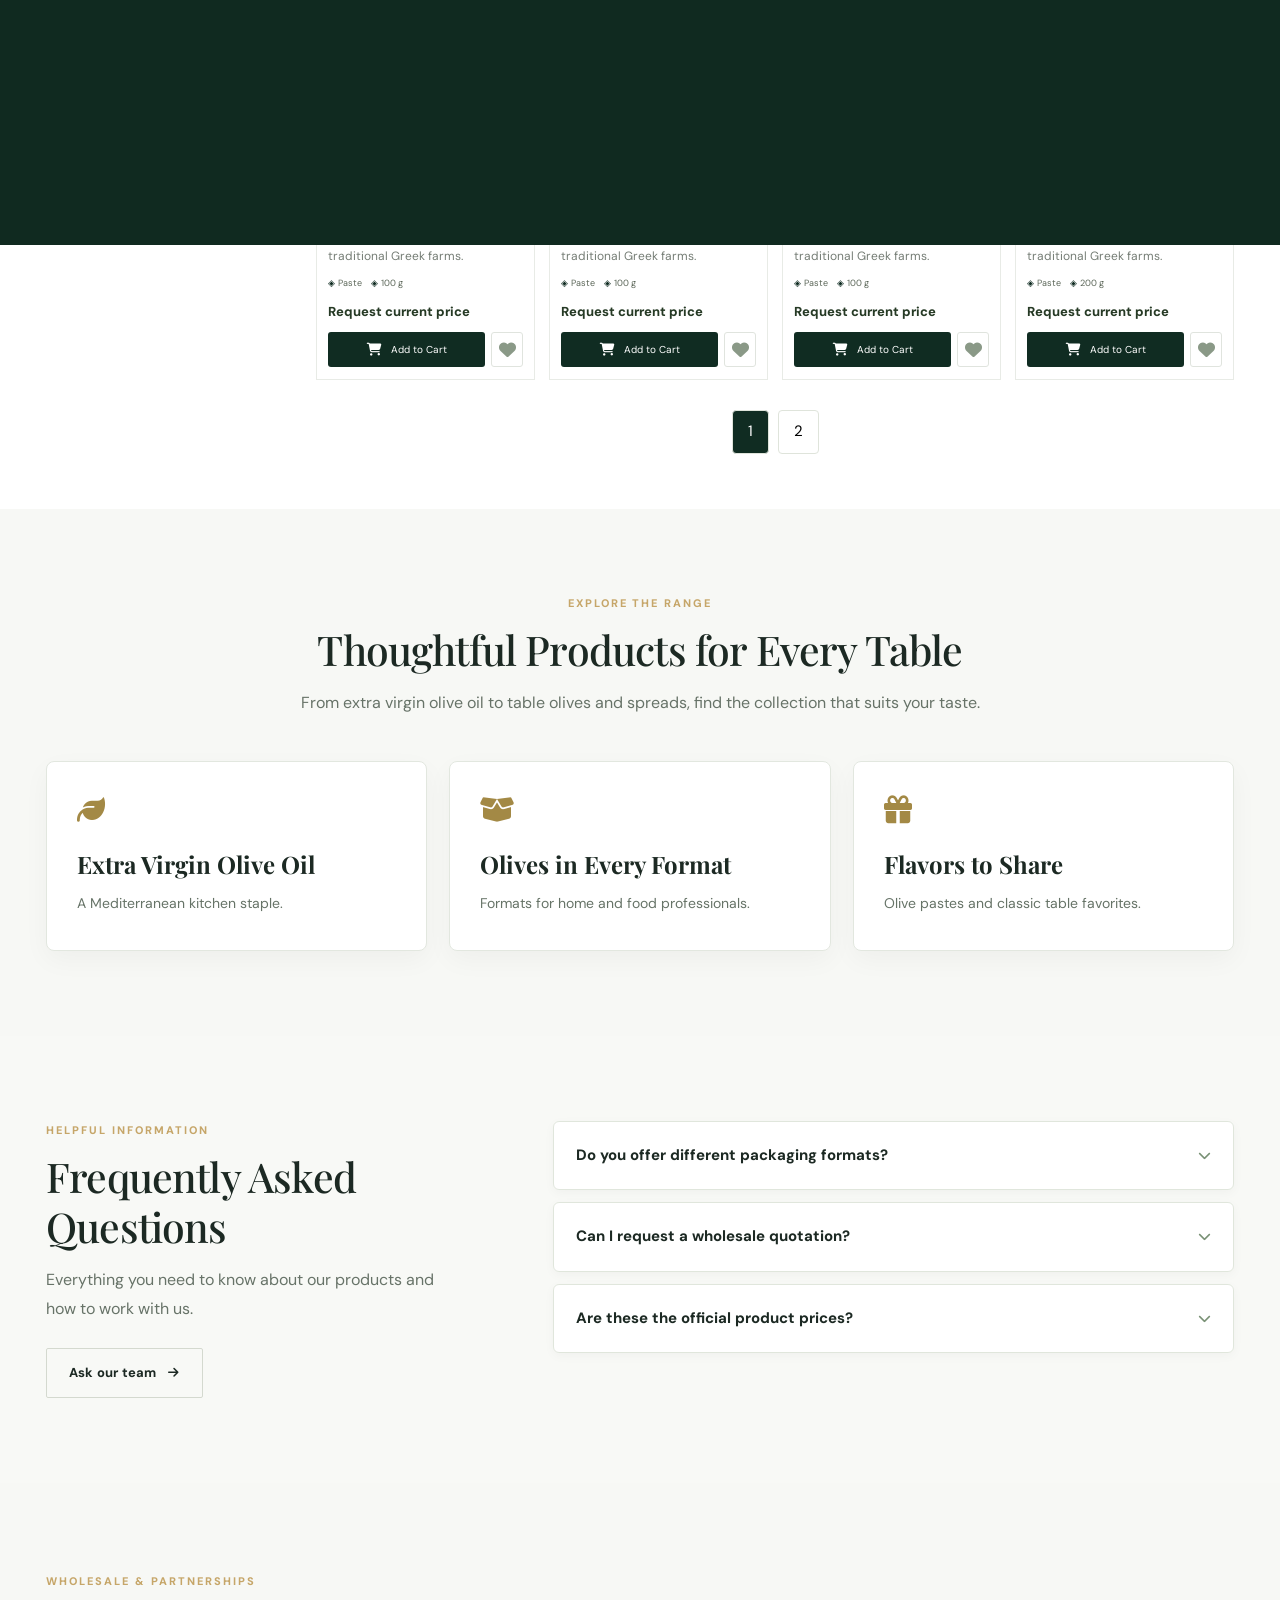
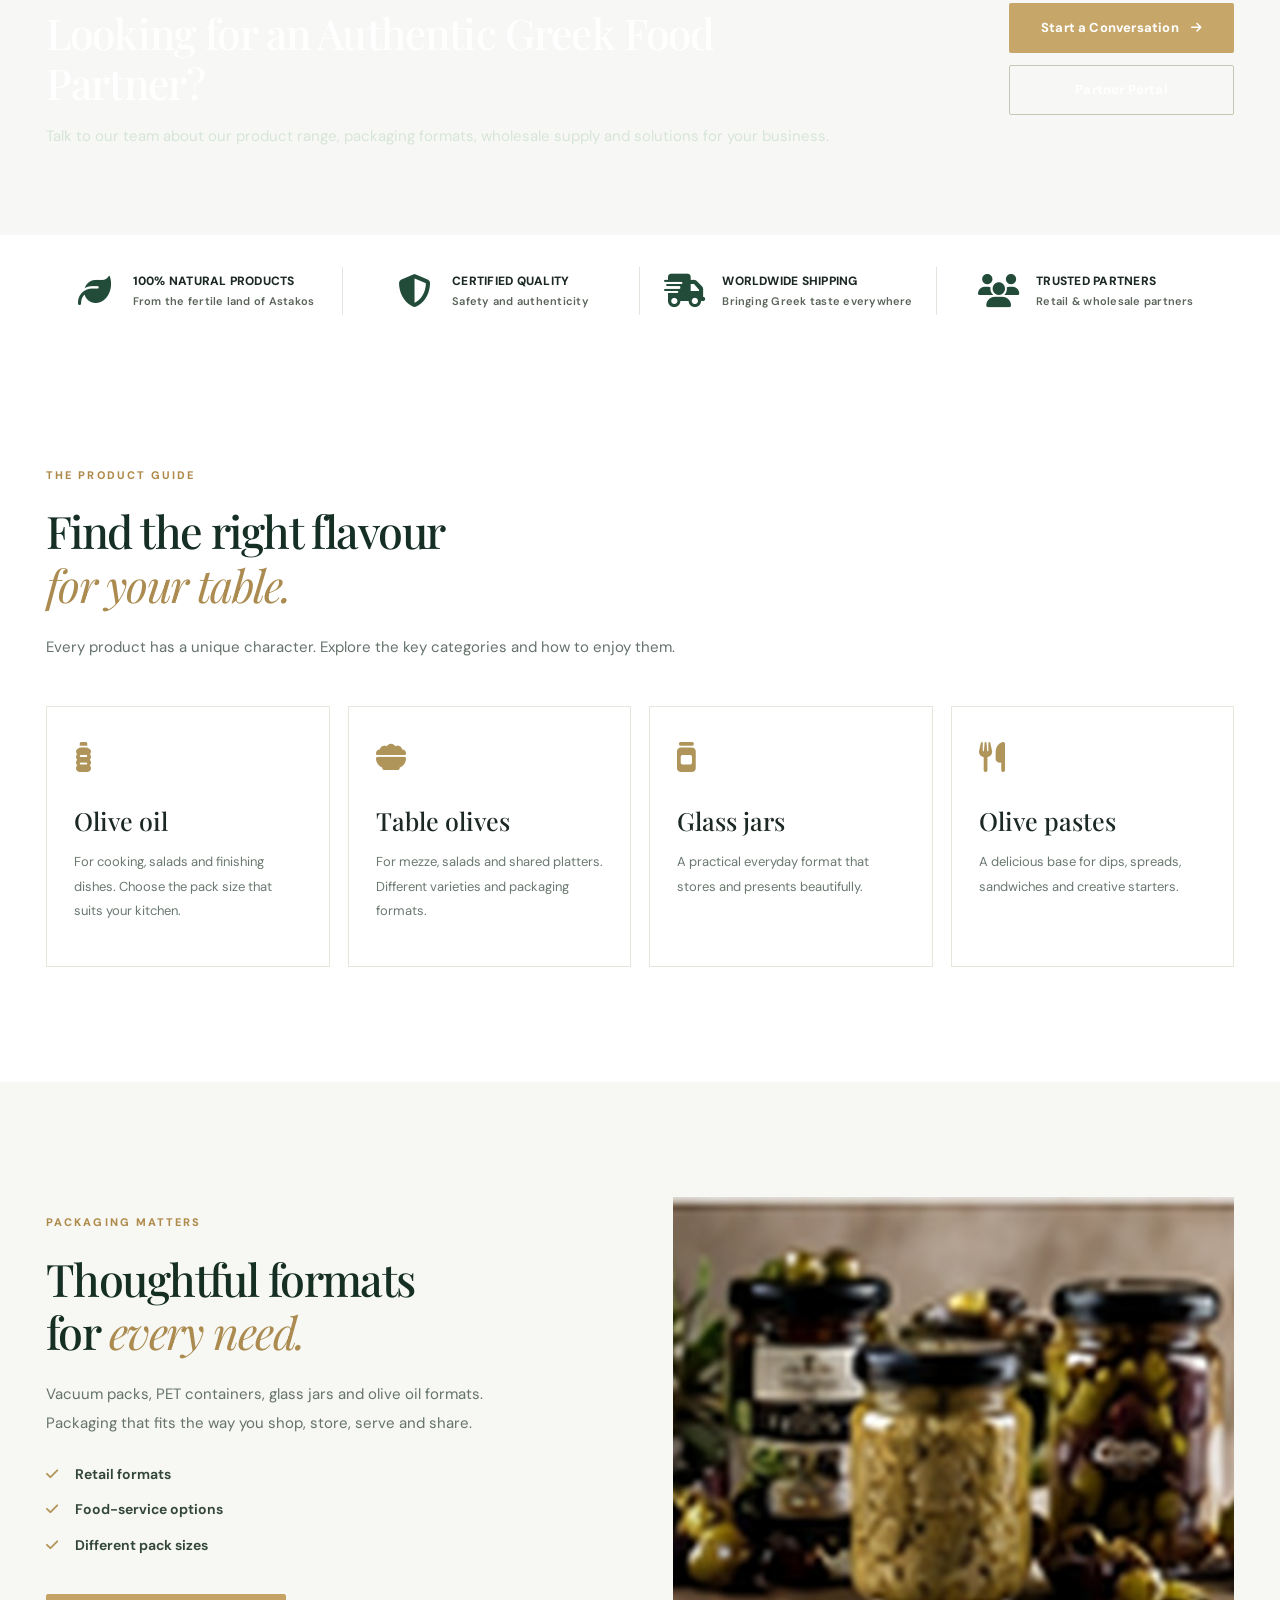
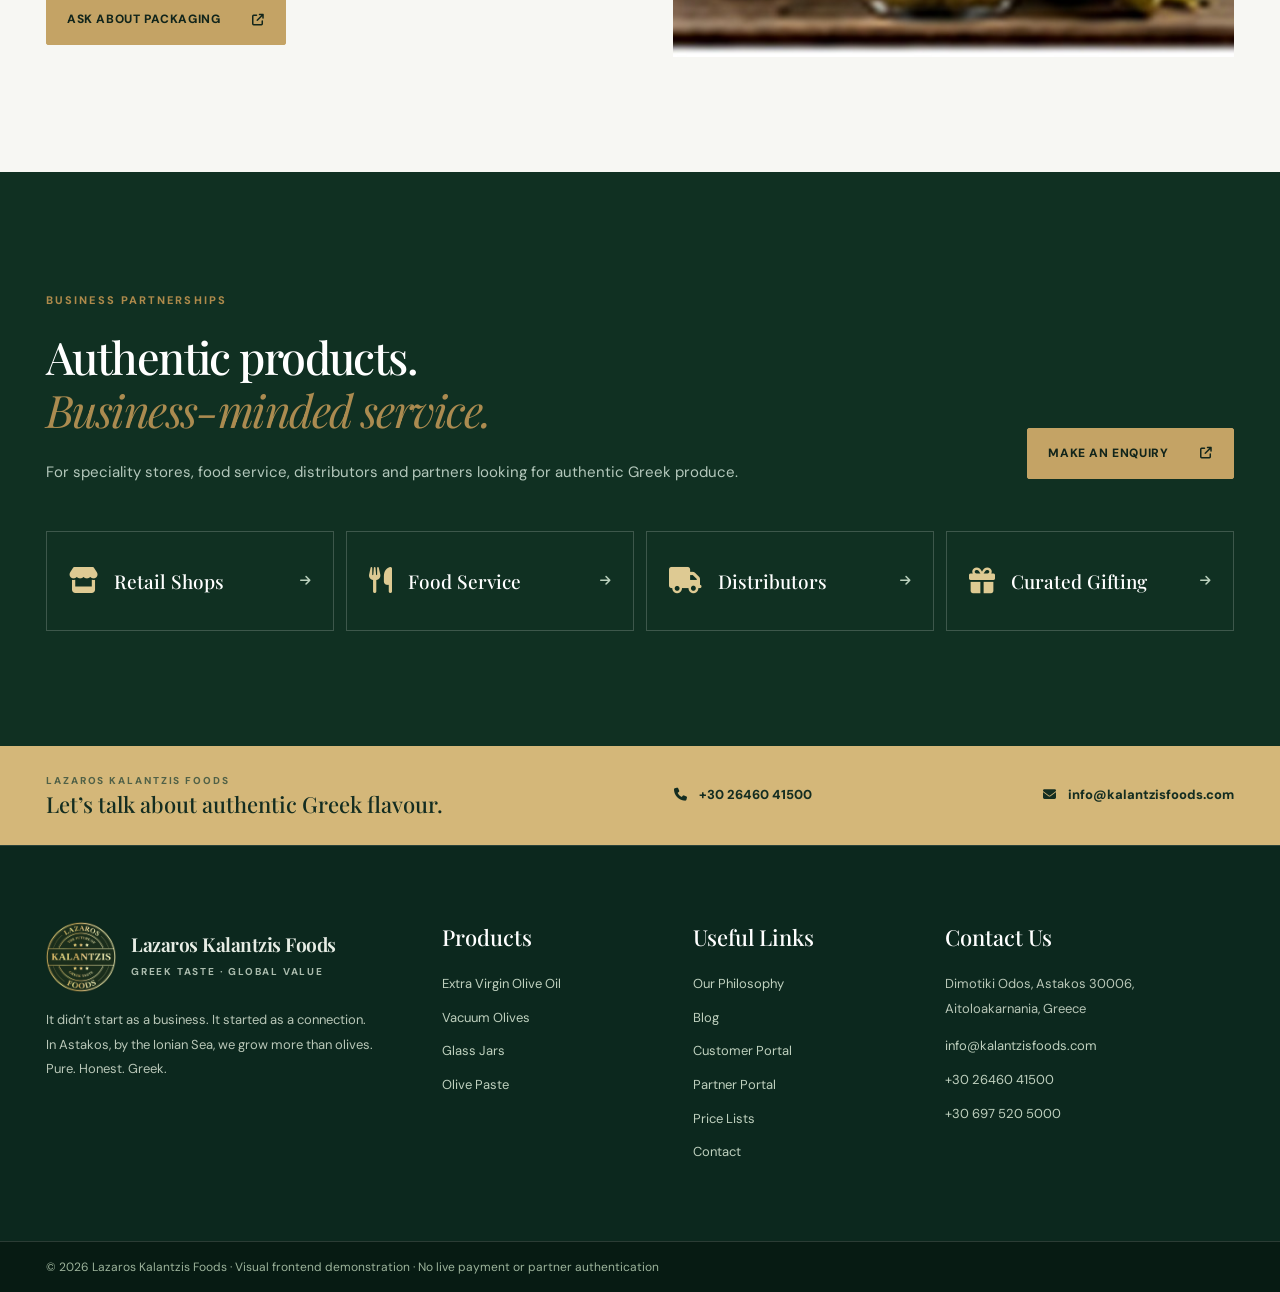
<file: products.html>
<!doctype html>
<html lang="el"><head><meta charset="utf-8"><meta name="viewport" content="width=device-width,initial-scale=1"><meta name="theme-color" content="#102614"><meta name="description" content="Εξερευνήστε εξαιρετικό παρθένο ελαιόλαδο, επιτραπέζιες ελιές, συσκευασίες vacuum, PET, γυάλινα βάζα και πάστες ελιάς."><title>Η συλλογή προϊόντων μας | Lazaros Kalantzis Foods</title><link rel="icon" href="assets/logo.png"><link rel="stylesheet" href="https://cdnjs.cloudflare.com/ajax/libs/font-awesome/6.7.2/css/all.min.css"><link rel="stylesheet" href="styles.css"><link rel="stylesheet" href="enhancements.css"><link rel="stylesheet" href="premium.css"><link rel="stylesheet" href="v4.css"><link rel="stylesheet" href="motion.css"><meta property="og:type" content="website"><meta property="og:title" content="Η συλλογή προϊόντων μας | Lazaros Kalantzis Foods"><meta property="og:description" content="Εξερευνήστε εξαιρετικό παρθένο ελαιόλαδο, επιτραπέζιες ελιές, συσκευασίες vacuum, PET, γυάλινα βάζα και πάστες ελιάς."><meta property="og:image" content="assets/logo.png"><meta name="color-scheme" content="light"><meta name="referrer" content="strict-origin-when-cross-origin"></head><body data-page="products"><div id="app"></div><script defer src="app.js"></script><script defer src="premium.js"></script><script defer src="v4-ui.js"></script><script defer src="motion.js"></script></body></html>
</file>
<file: styles.css>
@import url('https://fonts.googleapis.com/css2?family=DM+Sans:wght@400;500;600;700;800&family=Manrope:wght@400;500;600;700;800&family=Playfair+Display:wght@400;500;600;700;800&display=swap');
:root{--forest:#142c18;--deep:#0c1f11;--leaf:#23432b;--sage:#566b42;--gold:#b69a4c;--gold-light:#e4d49a;--ink:#1c241e;--muted:#71776e;--border:#e3e7e0;--soft:#f6f7f4;--white:#fff;--serif:'Playfair Display',Georgia,serif;--sans:'DM Sans','Manrope',Arial,sans-serif;--shadow:0 13px 35px #17241814}
*{box-sizing:border-box}html{scroll-behavior:smooth}body{margin:0;background:#fff;color:var(--ink);font-family:var(--sans);font-size:15px;line-height:1.55}a{color:inherit;text-decoration:none}button,input,select,textarea{font:inherit}button{cursor:pointer}button:disabled{cursor:not-allowed;opacity:.45}img{display:block;max-width:100%}h1,h2,h3,h4,p{margin-top:0}h1,h2,.serif{font-family:var(--serif)}h1{font-weight:600;line-height:1.07;letter-spacing:-.025em}h2{font-size:clamp(27px,3vw,42px);line-height:1.18;font-weight:650;letter-spacing:-.02em}h3{line-height:1.25}.wrap{width:min(100% - 88px,1290px);margin:auto}.eyebrow{font-weight:800;text-transform:uppercase;letter-spacing:.175em;font-size:11px}.gold{color:var(--gold)}.muted{color:var(--muted)}.sr-only{position:absolute;width:1px;height:1px;padding:0;margin:-1px;overflow:hidden;clip:rect(0,0,0,0);white-space:nowrap;border:0}.accent-line{width:45px;height:2px;background:var(--gold);margin:14px 0 21px}
.btn{display:inline-flex;align-items:center;justify-content:center;gap:10px;padding:13px 22px;border:1px solid transparent;border-radius:3px;white-space:nowrap;font-weight:750;font-size:12px;letter-spacing:.005em;transition:transform .2s,background .2s,border .2s}.btn:hover{transform:translateY(-1px)}.btn-gold{background:var(--gold);color:white}.btn-gold:hover{background:#9c833c}.btn-dark{background:var(--forest);color:#fff}.btn-dark:hover{background:#2a4f30}.btn-outline{border-color:#d4d9cf;background:transparent}.btn-outline-light{border-color:#c8c7b3;color:white;background:#ffffff0d}.btn-white{background:#fff;color:var(--deep)}.btn-sm{padding:9px 13px}.btn-block{width:100%}
.topbar{height:34px;color:#e3ebdf;background:linear-gradient(90deg,#0d2712,#132818 60%,#0c2712);display:flex;align-items:center;font-size:11px}.topbar-inner{display:flex;align-items:center;justify-content:space-between;gap:20px}.topbar .dot{color:#b7a455;padding-right:8px}.topbar-right{display:flex;align-items:center;gap:22px}.topbar a:hover{color:#fff}.header{position:relative;background:#fff;border-bottom:1px solid #efefec;z-index:20}.header.dark{background:#0b2811;color:white;border-bottom:1px solid #29492a}.nav-main{height:84px;display:flex;align-items:center;justify-content:space-between;gap:26px}.brand{display:flex;align-items:center;gap:11px;min-width:245px}.brand img{width:66px;height:66px;object-fit:contain}.brand strong{display:block;font-family:var(--serif);font-size:17px;line-height:1.1;white-space:nowrap}.brand small{display:block;font-size:9px;letter-spacing:.115em;font-weight:700;margin-top:6px;color:#657062}.header.dark .brand small{color:#c9d9c9}.nav-links{display:flex;align-items:center;justify-content:center;gap:clamp(12px,1.45vw,26px);white-space:nowrap;flex:1}.nav-links a{font-size:10px;font-weight:800;letter-spacing:.015em;text-transform:uppercase;padding:34px 0 31px;border-bottom:2px solid transparent;transition:color .15s}.nav-links a:hover,.nav-links a.active{color:var(--gold);border-color:var(--gold)}.nav-actions{display:flex;align-items:center;gap:16px}.header-icon{width:25px;height:30px;display:grid;place-items:center;background:transparent;border:0;color:inherit;position:relative;padding:0}.header-icon svg{width:20px;height:20px;stroke-width:1.7}.cart-count{position:absolute;right:-8px;top:-6px;border-radius:50%;font-size:9px;min-width:16px;height:16px;background:var(--gold);color:white;display:grid;place-items:center;font-weight:800}.language{border:1px solid #e0e3de;padding:7px 9px;border-radius:4px;background:#fff;color:#303c31;font-size:11px;max-width:110px}.header.dark .language{color:#304030}.mobile-toggle{display:none}.search-panel{display:none;position:absolute;top:100%;right:0;left:0;background:#fff;box-shadow:var(--shadow);padding:17px 0}.search-panel.open{display:block}.search-panel .wrap{display:flex;gap:10px}.search-panel input{flex:1;border:1px solid var(--border);padding:13px;border-radius:4px;outline-color:var(--gold)}
/* HOME */
.hero-home{background:linear-gradient(90deg,#07170acc 0%,#112313ab 36%,#142a170d 95%),url('assets/hero-home.jpg') center center/cover no-repeat;position:relative;height:clamp(480px,39vw,660px);color:white;display:flex;align-items:center;overflow:hidden}.hero-content{position:relative;z-index:2}.hero-content h1{font-size:clamp(50px,5.5vw,85px);margin:8px 0 18px;max-width:780px;color:#fff}.hero-sub{font-size:clamp(17px,1.7vw,24px);max-width:570px;line-height:1.38;margin-bottom:14px}.hero-description{max-width:560px;font-size:14px;color:#ecf3ed;margin-bottom:25px}.hero-logo{position:absolute;width:clamp(130px,16vw,230px);right:6%;top:13%;filter:drop-shadow(0 8px 10px #0008)}.hero-cta{display:flex;gap:15px;flex-wrap:wrap}.hero-side-label{position:absolute;right:5%;bottom:26px;font-size:12px;letter-spacing:.15em;color:#eed9a4;font-weight:800;text-align:right;line-height:1.5}.benefits-strip{background:white}.benefits-grid{display:grid;grid-template-columns:repeat(4,1fr);align-items:center;gap:0;padding:28px 0}.benefit{display:flex;align-items:center;justify-content:center;gap:20px;min-height:48px;border-right:1px solid var(--border)}.benefit:last-child{border-right:0}.benefit svg{width:38px;height:38px;color:var(--leaf)}.benefit span{display:block;font-size:11px;line-height:1.35;letter-spacing:.02em;font-weight:800}.benefit small{display:block;font-size:10px;color:#596359;font-weight:600;margin-top:3px}
.section{padding:62px 0}.categories-section{background:linear-gradient(125deg,#f7f8f6,#f3f5f1)}.section-head{display:flex;justify-content:space-between;align-items:end;gap:20px;margin-bottom:25px}.section-head h2{margin-bottom:0}.arrow-link{color:#998238;font-size:12px;font-weight:800;white-space:nowrap}.category-grid{display:grid;grid-template-columns:repeat(5,1fr);gap:14px}.category-card{background:#fff;overflow:hidden;box-shadow:0 2px 6px #00000009;transition:transform .2s,box-shadow .2s}.category-card:hover{transform:translateY(-4px);box-shadow:var(--shadow)}.category-card>img{width:100%;height:155px;object-fit:cover}.category-bottom{padding:13px 13px 17px;display:flex;align-items:center;justify-content:space-between;gap:8px}.category-bottom h3{font-size:15px;font-family:var(--serif);margin:0 0 3px}.category-bottom small{font-size:11px;color:var(--muted)}.category-arrow{font-size:20px}
.about-row{display:grid;grid-template-columns:1fr .85fr .42fr;gap:50px;align-items:center}.grove-media{height:330px;position:relative;overflow:hidden;border-radius:2px}.grove-media>img{width:100%;height:100%;object-fit:cover}.grove-media::after{content:'';position:absolute;inset:0;background:#0003}.grove-play{position:absolute;inset:0;z-index:2;display:flex;align-items:center;justify-content:center;flex-direction:column;color:white;text-shadow:0 2px 8px #000}.play-circle{width:70px;height:70px;border:2px solid white;background:#ffffff18;border-radius:50%;display:grid;place-items:center;font-size:27px;margin-bottom:12px;transition:transform .2s}.grove-play:hover .play-circle{transform:scale(1.07)}.about-copy h2{font-size:36px;margin:8px 0 10px}.about-copy p{font-size:13px;color:#676d67;line-height:1.8}.stat-stack{border-left:1px solid var(--border);padding-left:35px}.stat{display:flex;align-items:center;gap:19px;padding:17px 0}.stat svg{width:38px;height:38px;color:#927e31;flex-shrink:0}.stat strong{font-size:22px;line-height:1.1}.stat small{font-size:12px;color:#676e65;display:block}.partner-cta{background:linear-gradient(90deg,#102513ec,#102513b5),url('assets/hero-olives.jpg') center/cover;color:white;padding:40px 0}.partner-cta-grid{display:grid;grid-template-columns:1.7fr repeat(3,1fr);align-items:center;gap:35px}.partner-cta h2{margin:0 0 8px;color:white;font-size:32px}.partner-cta p{max-width:520px;margin:0 0 18px;font-size:14px}.partner-perk{text-align:center;font-size:13px}.partner-perk svg{display:block;width:39px;height:39px;margin:0 auto 12px}.newsletter{background:#fff url('assets/olive-branch.jpg') right center/230px auto no-repeat;padding:35px 0}.newsletter-grid{display:grid;grid-template-columns:1.1fr .9fr;align-items:center;gap:30px}.newsletter h2{font-size:28px;margin-bottom:5px}.newsletter p{font-size:12px;color:var(--muted);margin:0}.inline-form{display:flex;align-items:stretch;max-width:500px;width:100%;margin-left:auto}.inline-form input{width:100%;background:white;border:1px solid #dde2da;border-radius:100px 0 0 100px;padding:13px 23px;min-width:0;outline-color:var(--gold)}.inline-form .btn{border-radius:0 100px 100px 0;padding-inline:28px}
/* banner */
.page-banner{height:240px;position:relative;display:flex;align-items:center;color:#fff;background:linear-gradient(90deg,#122412e8,#0f2513c0 48%,#0d23112c),url('assets/hero-products.jpg') center/cover}.page-banner.blog-banner{height:285px;background-image:linear-gradient(90deg,#0b2511f0,#0f2511a8 62%,#0d23116c),url('assets/hero-olives.jpg')}.page-banner .wrap{position:relative}.page-banner h1{font-size:clamp(40px,4vw,61px);margin:0 0 12px}.page-banner p{color:#e3e9de;margin:0;max-width:625px}.banner-badges{position:absolute;right:6%;bottom:22px;display:flex;gap:25px;text-align:center}.banner-badges div{font-size:10px;letter-spacing:.02em;border-left:1px solid #d5dbd058;padding-left:19px}.banner-badges svg{width:27px;display:block;margin:0 auto 6px}.blog-banner .quote{position:absolute;right:7%;top:55px;max-width:205px;color:#fff;font:italic 23px/1.38 var(--serif)}.blog-banner .quote::before{content:'“';display:block;font:65px/40px Georgia;color:var(--gold)}.blog-banner .quote::after{content:'';width:60px;height:2px;background:var(--gold);display:block;margin-top:18px}
/* products */
.shop-layout{display:grid;grid-template-columns:235px minmax(0,1fr);gap:35px;padding:27px 0 50px}.sidebar{background:#f7f8f6;border:1px solid #edf0ec;border-radius:5px;padding:20px;align-self:start}.sidebar h3{font-size:13px;margin-bottom:15px}.category-filter{display:flex;align-items:center;justify-content:space-between;gap:10px;width:100%;padding:8px 10px;color:#404b42;background:transparent;border:0;text-align:left;border-radius:4px;font-size:12px}.category-filter:hover,.category-filter.selected{background:#e3e9dd;color:#172b18}.category-filter.selected{font-weight:800;border-left:3px solid var(--gold)}.category-filter span:last-child{font-size:10px;color:#7d897b}.filter-group{border-top:1px solid #e2e5dd;margin-top:20px;padding-top:18px}.check-label{display:flex;align-items:center;gap:9px;font-size:12px;margin:9px 0;cursor:pointer;color:#505850}.check-label input{accent-color:var(--forest)}.shop-top{display:flex;align-items:center;justify-content:space-between;gap:22px;margin-bottom:23px}.search-field{display:flex;align-items:center;flex:1;max-width:500px;position:relative}.search-field input{border:1px solid #ddd;outline-color:var(--gold);height:42px;border-radius:5px;padding:0 42px 0 15px;width:100%;font-size:12px;background:white}.search-field svg{position:absolute;right:15px;width:16px}.sort-wrap{display:flex;align-items:center;gap:12px;font-size:11px;color:#626a60}.sort-wrap select{padding:11px 18px;background:#fff;border:1px solid #e1e4df;border-radius:5px;max-width:155px}.chips-row{display:flex;align-items:center;gap:8px;flex-wrap:wrap;margin-bottom:19px}.chip{border:1px solid #dee2dd;background:#fff;color:#505a50;border-radius:9px;padding:8px 12px;font-size:11px;white-space:nowrap}.chip.selected{background:var(--forest);color:white;border-color:var(--forest)}.show-count{margin-left:auto;color:#818a80;font-size:11px;white-space:nowrap}.product-grid{display:grid;grid-template-columns:repeat(4,minmax(0,1fr));gap:14px}.product-card{background:white;border:1px solid #e8ebe6;box-shadow:0 4px 12px #101b100b;min-width:0;display:flex;flex-direction:column;overflow:hidden;transition:transform .16s,box-shadow .16s}.product-card:hover{transform:translateY(-3px);box-shadow:var(--shadow)}.product-photo{width:100%;aspect-ratio:1.06;object-fit:cover;background:#f6f6f5}.product-body{padding:11px 11px 12px;display:flex;flex-direction:column;flex:1}.product-title{font-size:12px;line-height:1.3;font-weight:850;text-transform:uppercase;color:#253028;min-height:32px;margin-bottom:6px}.product-excerpt{font-size:10px;line-height:1.45;color:#757d75;min-height:43px;margin-bottom:10px}.product-flags{display:flex;align-items:center;flex-wrap:wrap;gap:5px 9px;color:#5b6658;font-size:9px;margin-top:auto;margin-bottom:10px}.flag{display:inline-flex;align-items:center;gap:3px}.flag::before{content:'◈';color:var(--forest)}.product-price{font-size:13px;font-weight:800;color:#263a25;margin-bottom:9px}.product-bottom{display:grid;grid-template-columns:1fr 32px;gap:6px}.product-add{background:var(--forest);color:white;border:0;padding:9px 3px;font-size:10px;border-radius:3px}.heart{border:1px solid #e0e4de;background:white;color:#425140;border-radius:3px;font-size:17px;line-height:1}.heart.saved{color:#b36459;background:#fff3f0}.pager{display:flex;justify-content:center;gap:9px;margin:30px 0 5px}.pager button{border:1px solid #dfe4db;background:white;padding:8px 15px;border-radius:4px}.pager button.active{background:var(--forest);color:#fff}
/* blog */
.blog-layout{display:grid;grid-template-columns:minmax(0,1fr) 275px;gap:34px;padding:28px 0 48px}.blog-filters{display:flex;gap:10px;flex-wrap:wrap;margin-bottom:23px}.blog-filters .chip{font-size:11px;padding:8px 13px;border-radius:4px}.blog-grid{display:grid;grid-template-columns:repeat(3,minmax(0,1fr));gap:18px}.post-card{background:white;border:1px solid #e7eae4;display:flex;flex-direction:column;transition:transform .2s}.post-card:hover{transform:translateY(-3px);box-shadow:var(--shadow)}.post-card img{width:100%;height:170px;object-fit:cover}.post-inner{padding:13px 15px 17px;display:flex;flex-direction:column;flex:1}.post-meta{display:flex;align-items:center;justify-content:space-between;gap:7px;font-size:10px;color:#92948d;margin-bottom:10px}.post-tag{font-size:9px;color:#987d37;padding:2px 6px;border:1px solid #e1d5b5}.post-card h3{font:700 18px/1.24 var(--serif);margin:0 0 9px}.post-card p{font-size:12px;line-height:1.65;color:#737870;margin:0 0 13px}.read-more{margin-top:auto;font-size:12px;color:var(--forest);font-weight:800}.blog-aside .sidebar{background:#fff}.blog-aside .search-field{max-width:none;margin-bottom:19px}.blog-aside .section-mini{font:700 20px var(--serif);margin-bottom:10px}.aside-category{display:flex;justify-content:space-between;width:100%;font-size:12px;border:0;background:none;padding:5px 10px;text-align:left;color:#637062}.aside-category.selected{background:#eaede7;color:var(--forest)}.aside-feature{border:1px solid #e8eae6;padding:13px;margin-top:20px}.aside-feature img{width:95px;height:68px;object-fit:cover;float:left;margin:0 11px 8px 0}.aside-feature h4{font:700 14px var(--serif);margin:7px 0}.aside-feature a{font-size:11px;font-weight:800;color:var(--forest)}.aside-subscribe{margin-top:16px;background:#e7eeea;padding:16px}.aside-subscribe h4{font:700 18px var(--serif);margin:0 0 5px}.aside-subscribe p{font-size:11px;color:#617067}.aside-subscribe form{display:flex;gap:4px}.aside-subscribe input{min-width:0;width:100%;padding:10px;border:1px solid #dce3de;font-size:11px}.aside-subscribe button{border:0;background:var(--forest);color:white;padding:10px;font-size:10px}
/* login */
.login-page{min-height:calc(100vh - 84px);display:grid;grid-template-columns:40% 60%;background:var(--forest)}.login-copy{background:linear-gradient(155deg,#172e19,#0a1d10);padding:clamp(45px,7vw,110px) clamp(40px,6vw,105px);color:#fff;position:relative;overflow:hidden}.login-copy::after{content:'';position:absolute;inset:auto -70px -120px 0;height:350px;opacity:.14;background:url('assets/hero-olives.jpg') center/cover;mask-image:linear-gradient(transparent,#000)}.login-copy h1{font-size:clamp(54px,5.8vw,85px);margin:0}.login-copy .lead{font-size:16px;margin:18px 0 34px}.login-feature{display:flex;gap:21px;align-items:start;margin:21px 0;max-width:360px}.login-feature .round-icon{flex:0 0 56px;height:56px;border:1px solid var(--gold);border-radius:50%;display:grid;place-items:center;color:var(--gold)}.login-feature .round-icon svg{width:26px;height:26px}.login-feature b{display:block;font-size:15px;font-weight:650}.login-feature small{display:block;line-height:1.5;color:#d1dfd0;font-size:12px}.handwritten{font:italic 24px var(--serif);color:var(--gold);transform:rotate(-4deg);margin:48px 0 22px;max-width:410px}.login-side{background:linear-gradient(#e8e6dc21,#e8e6dc21),url('assets/hero-home.jpg') 65% center/cover;display:grid;place-items:center;padding:50px 30px;position:relative}.login-side::before{content:'';position:absolute;inset:0;background:linear-gradient(120deg,#e5e7dc35,#0a210e3c)}.login-card{position:relative;z-index:1;width:min(100%,465px);border-radius:9px;background:linear-gradient(130deg,#fffffffa,#f7f7f2f1);padding:43px 40px;box-shadow:0 15px 60px #0004;text-align:center}.login-card .logo-big{width:91px;margin:0 auto 13px}.login-card h2{font-size:28px;margin:0 0 4px}.login-card>.muted{font-size:12px;margin-bottom:24px}.form-input{height:43px;padding:0 13px;display:flex;align-items:center;border:1px solid #d9dcd5;border-radius:5px;margin-bottom:10px;background:#fff;gap:10px}.form-input svg{width:18px;color:#727c71}.form-input input{min-width:0;flex:1;border:0;outline:0;font-size:12px}.login-options{display:flex;justify-content:space-between;align-items:center;font-size:11px;margin:7px 0 22px;color:#545c54}.login-options label{display:flex;align-items:center;gap:5px}.login-options a{color:#55735a}.login-card .divider-text{margin:19px 0;color:#80887f;font-size:11px;display:flex;align-items:center;gap:10px}.divider-text:before,.divider-text:after{content:'';height:1px;background:#e2e5df;flex:1}.support-box{border:1px solid #d9ded5;padding:15px;text-align:left;display:flex;align-items:center;gap:13px;border-radius:4px}.support-box svg{width:28px;color:var(--forest);flex-shrink:0}.support-box strong{font-size:12px}.support-box small{display:block;font-size:11px;color:#687268}.login-trust{display:grid;grid-template-columns:repeat(3,1fr);margin-top:24px}.login-trust>div{border-right:1px solid #e4e5de;font-size:10px;color:#4d5c4e;line-height:1.4}.login-trust>div:last-child{border-right:0}.login-trust svg{width:22px;height:22px;display:block;margin:0 auto 6px}
/* cart */
.cart-layout{display:grid;grid-template-columns:minmax(0,1.85fr) minmax(310px,.85fr);gap:31px;align-items:start;padding:36px 0 55px}.cart-table{width:100%;border-collapse:collapse;border:1px solid #e5e8e4;background:white}.cart-table th{background:#f3f5f4;text-transform:none;text-align:left;font-size:11px;padding:15px;color:#2d3630}.cart-table td{padding:16px 12px;border-top:1px solid #e7eae7;font-size:13px}.cart-product{display:flex;gap:17px;align-items:center}.cart-product img{width:76px;height:76px;object-fit:cover;border-radius:2px}.cart-product strong{display:block;font-size:13px}.cart-product small{display:block;font-size:11px;color:#6b746b}.stock{display:block;color:#4d8356;font-size:11px;margin-top:5px}.qty{display:inline-flex;align-items:center;border:1px solid #ddd;border-radius:4px;overflow:hidden}.qty button{width:29px;height:32px;border:0;background:white;color:#2f4030}.qty span{min-width:27px;text-align:center;font-size:12px}.remove{background:transparent;border:0;color:#8f9890;font-size:23px}.cart-actions{padding:16px;background:#fff;border:1px solid #e7eae5;border-top:0;display:flex;align-items:center;justify-content:space-between;gap:12px}.recs{padding-top:30px}.recs-head{display:flex;align-items:center;justify-content:space-between;margin-bottom:16px}.recs h2{font-size:25px;margin:0}.rec-grid{display:grid;grid-template-columns:repeat(4,1fr);gap:12px}.rec-card{border:1px solid #e2e6df;padding:10px;text-align:center;display:flex;flex-direction:column}.rec-card img{height:135px;width:100%;object-fit:contain}.rec-card h4{font-size:11px;line-height:1.35;margin:5px 0;min-height:36px}.rec-card strong{font-size:15px;margin:2px 0 10px}.rec-card button{border:1px solid #b9c8b6;background:white;border-radius:3px;color:var(--forest);padding:7px 3px;font-size:10px;margin-top:auto}.cart-summary{border:1px solid #e7eae7;padding:24px;background:#fff;box-shadow:0 5px 15px #0000000b}.cart-summary h2{font-size:27px;margin-bottom:23px}.summary-row{display:flex;justify-content:space-between;gap:12px;color:#737a72;font-size:12px;margin:15px 0}.summary-row b{color:#263628}.summary-total{background:#f1f4f0;padding:15px;display:flex;align-items:center;justify-content:space-between;font-weight:850;margin:14px 0;font-size:18px}.summary-total b{color:var(--forest)}.coupon{display:flex;gap:8px;margin:20px 0}.coupon input{min-width:0;width:100%;border:1px solid #dfe4db;padding:12px;font-size:12px}.coupon button{background:var(--forest);color:#fff;border:0;padding:12px 15px;font-size:11px}.payment-icons{font-weight:800;color:#204b81;font-style:italic;letter-spacing:.06em;margin:13px 0}.trust-list{margin-top:16px;display:grid;gap:9px}.trust-card{display:flex;align-items:center;gap:14px;background:#fff;border:1px solid #edf0eb;padding:16px}.trust-card svg{width:28px;color:var(--forest)}.trust-card b{font-size:12px}.trust-card small{display:block;color:#738070;font-size:11px}
/* content */
.content-hero{background:linear-gradient(90deg,#0c2112ef,#142b15a8),url('assets/hero-home.jpg') center/cover;padding:76px 0;color:#fff}.content-hero h1{font-size:clamp(44px,5vw,72px);margin-bottom:12px}.content-hero p{font-size:16px;max-width:660px}.story-grid{display:grid;grid-template-columns:1fr 1fr;gap:65px;align-items:center}.story-grid p{color:#5a655d;line-height:1.9}.story-grid img{width:100%;height:350px;object-fit:cover}.philosophy-features{display:grid;grid-template-columns:repeat(3,1fr);gap:22px;padding:20px 0}.philosophy-features article{background:var(--soft);padding:27px}.philosophy-features svg{color:var(--gold);width:32px;margin-bottom:13px}.simple-table{border-collapse:collapse;width:100%;background:white}.simple-table th{background:var(--forest);color:#fff;text-align:left}.simple-table th,.simple-table td{padding:15px 18px;border:1px solid #dfe5dc;font-size:13px}.contact-grid{display:grid;grid-template-columns:.75fr 1.25fr;gap:60px}.contact-info{background:var(--forest);padding:36px;color:#fff}.contact-info h2{color:#fff}.contact-info p{color:#e3e9e1}.contact-field{display:grid;gap:7px;font-size:12px;font-weight:700;margin-bottom:16px}.contact-field input,.contact-field textarea,.contact-field select{border:1px solid #d9dfd5;border-radius:3px;background:#fff;padding:13px;outline-color:var(--gold);width:100%;resize:vertical}.form-columns{display:grid;grid-template-columns:1fr 1fr;gap:15px}.empty-state{padding:35px;color:#758273;text-align:center;border:1px dashed #d5dfd1;background:#fafbf9}
/* footer */
.footer{background:#0e2613;color:#e7ede5}.footer-top{display:grid;grid-template-columns:1.7fr 1fr 1fr 1.4fr;gap:40px;padding:48px 0 42px}.footer .brand{min-width:0;margin-bottom:16px}.footer .brand img{width:62px;height:62px}.footer .brand small{color:#abbcae}.footer p{font-size:12px;color:#b9c7b8;line-height:1.8}.footer h4{font-family:var(--serif);font-size:17px;color:#fff}.footer a:not(.brand){display:block;font-size:12px;color:#bfd0be;margin:9px 0}.footer a:hover{color:var(--gold-light)}.footer-bottom{border-top:1px solid #ffffff25;padding:14px 0;font-size:11px;color:#9cb39b}.bottom-features{background:#102a16;color:white;padding:20px 0}.bottom-features-grid{display:grid;grid-template-columns:repeat(4,1fr)}.bottom-features-grid>div{display:flex;justify-content:center;align-items:center;gap:13px;border-right:1px solid #ffffff35}.bottom-features-grid>div:last-child{border:0}.bottom-features-grid svg{width:32px;height:32px;color:#d5b773}.bottom-features-grid b{font-size:12px}.bottom-features-grid small{display:block;font-size:10px;color:#d3ddcd}
.toast{position:fixed;bottom:24px;right:24px;background:var(--forest);border:1px solid #577154;color:white;z-index:1000;padding:15px 21px;box-shadow:var(--shadow);border-radius:5px;max-width:min(420px,calc(100% - 30px));font-size:13px;animation:toastIn .25s ease}.toast.error{background:#7f3434}@keyframes toastIn{from{transform:translateY(20px);opacity:0}to{transform:none;opacity:1}}.modal-backdrop{position:fixed;inset:0;background:#061409bb;z-index:80;display:grid;place-items:center;padding:20px}.modal{width:min(100%,660px);max-height:87vh;overflow:auto;background:white;padding:34px;border-radius:4px;position:relative}.modal>img{width:100%;height:230px;object-fit:cover;margin-bottom:20px}.modal h2{font-size:31px}.modal-close{position:absolute;top:10px;right:12px;font-size:25px;background:#fff;border:0;z-index:2}
@media(max-width:1220px){.wrap{width:min(100% - 52px,1220px)}.nav-main{gap:13px}.brand{min-width:212px}.brand img{width:55px;height:55px}.brand strong{font-size:14px}.nav-links{gap:11px}.nav-links a{font-size:9px}.nav-actions{gap:10px}.shop-layout{grid-template-columns:195px 1fr;gap:18px}.product-grid{gap:10px}.about-row{gap:25px}.category-card>img{height:125px}.footer-top{gap:23px}}
@media(max-width:950px){.mobile-toggle{display:grid}.nav-main{height:70px}.nav-links{display:none;position:absolute;top:70px;left:0;right:0;background:#fff;flex-direction:column;align-items:stretch;padding:12px 25px 22px;box-shadow:var(--shadow)}.header.dark .nav-links{background:var(--deep)}.nav-links.open{display:flex}.nav-links a{font-size:12px;padding:11px 0}.brand{min-width:0}.topbar-right{display:none}.hero-home{height:520px}.hero-logo{right:4%;width:150px;top:8%}.hero-content h1{font-size:60px}.category-grid{grid-template-columns:repeat(3,1fr)}.category-card>img{height:175px}.benefits-grid{grid-template-columns:repeat(2,1fr);row-gap:14px}.benefit:nth-child(2){border:0}.about-row{grid-template-columns:1fr 1fr}.stat-stack{grid-column:1/-1;display:grid;grid-template-columns:repeat(4,1fr);border:0;padding:0}.stat{gap:8px}.stat svg{width:27px}.partner-cta-grid{grid-template-columns:1.7fr 1fr 1fr}.partner-perk:last-child{display:none}.shop-layout{grid-template-columns:1fr}.sidebar.shop-sidebar{display:none}.blog-layout{grid-template-columns:minmax(0,1fr)}.blog-aside{display:none}.login-page{grid-template-columns:42% 58%}.login-copy{padding:55px 30px}.login-copy h1{font-size:50px}.cart-layout{grid-template-columns:1fr}.footer-top{grid-template-columns:repeat(2,1fr)}}
@media(max-width:650px){.wrap{width:min(100% - 32px,600px)}.topbar{height:29px;font-size:10px}.nav-main{height:67px}.brand img{height:48px;width:48px}.brand strong{font-size:12px}.brand small{font-size:8px;margin-top:3px}.nav-actions{gap:9px}.header-icon svg{height:18px;width:18px}.header-icon.user-link{display:none}.language{width:75px;padding:5px 2px;font-size:10px}.nav-links{top:67px}.hero-home{height:540px;align-items:end;padding:40px 0}.hero-content h1{font-size:46px;max-width:350px}.hero-sub{font-size:16px}.hero-description{font-size:12px;max-width:340px}.hero-logo{top:30px;right:24px;width:120px}.hero-side-label{display:none}.btn{padding:11px 14px;font-size:11px}.benefits-grid{padding:15px 0}.benefit{gap:8px;justify-content:start;padding-left:7px}.benefit svg{width:25px;height:25px}.benefit span{font-size:9px}.benefit small{font-size:8px}.section{padding:38px 0}.section-head h2{font-size:27px}.arrow-link{font-size:10px}.category-grid{grid-template-columns:repeat(2,1fr);gap:10px}.category-card>img{height:115px}.category-bottom{padding:10px}.category-bottom h3{font-size:13px}.category-bottom small{font-size:10px}.about-row{grid-template-columns:1fr;gap:24px}.grove-media{height:265px}.stat-stack{grid-template-columns:repeat(2,1fr)}.partner-cta-grid{grid-template-columns:1fr 1fr;text-align:center}.partner-cta-grid>div:first-child{grid-column:1/-1;text-align:left}.partner-perk:last-child{display:block}.partner-cta h2{font-size:28px}.newsletter-grid{grid-template-columns:1fr}.inline-form{margin:0}.newsletter{background-size:140px}.page-banner{height:200px}.page-banner.blog-banner{height:236px}.page-banner h1{font-size:39px}.page-banner p{font-size:12px}.banner-badges{display:none}.blog-banner .quote{display:none}.shop-layout{padding:18px 0}.shop-top{gap:8px}.sort-wrap{font-size:0}.sort-wrap select{max-width:115px;font-size:11px}.chips-row{overflow-x:auto;flex-wrap:nowrap;padding-bottom:10px}.chip{flex-shrink:0}.show-count{display:none}.product-grid{grid-template-columns:repeat(2,minmax(0,1fr));gap:10px}.product-title{font-size:11px}.product-excerpt{font-size:10px}.blog-grid{grid-template-columns:repeat(2,minmax(0,1fr));gap:10px}.post-card img{height:117px}.post-inner{padding:10px}.post-card h3{font-size:15px}.post-card p{font-size:10px}.post-meta{font-size:8px}.blog-filters{flex-wrap:nowrap;overflow-x:auto}.login-page{grid-template-columns:1fr}.login-copy{padding:30px 25px}.login-copy h1{font-size:40px}.login-feature{display:none}.handwritten{display:none}.login-side{padding:28px 15px;min-height:570px}.login-card{padding:26px 20px}.cart-layout{padding:22px 0}.cart-table{display:block;overflow-x:auto}.cart-table th,.cart-table td{white-space:nowrap}.cart-product img{width:50px;height:50px}.cart-product strong{font-size:11px}.cart-actions{flex-wrap:wrap}.rec-grid{grid-template-columns:repeat(2,1fr)}.footer-top{grid-template-columns:1fr 1fr;gap:18px;padding:30px 0}.footer-top>div:first-child{grid-column:1/-1}.footer-top>div:last-child{grid-column:1/-1}.bottom-features-grid{grid-template-columns:repeat(2,1fr);gap:10px}.bottom-features-grid>div:nth-child(2){border:0}.story-grid,.contact-grid{grid-template-columns:1fr;gap:20px}.form-columns{grid-template-columns:1fr}.philosophy-features{grid-template-columns:1fr}.simple-table{font-size:11px}.simple-table th,.simple-table td{padding:9px}}
/* fine tuning for embedded icon sizing */
.btn svg{width:15px;height:15px;flex-shrink:0}
.topbar svg{width:11px;height:11px;display:inline-block;vertical-align:-2px;margin-right:4px}
.cart-actions svg{width:14px;height:14px}
</file>
<file: enhancements.css>
/* Kalantzis Foods 2.0 — typography, editorial sections, responsive components.
   Uses Font Awesome Free through the stylesheet linked in each HTML file. */
:root{--forest:#14331d;--deep:#0b2111;--leaf:#254a2d;--gold:#b49a54;--gold-light:#eedca4;--ink:#202b22;--muted:#647064;--soft:#f7f8f5;--border:#e3e7e0;--shadow:0 18px 48px #19322213}
html{scroll-padding-top:15px}body{font-size:16px;line-height:1.65;-webkit-font-smoothing:antialiased}h2{font-size:clamp(30px,3.25vw,46px)}h3{font-size:clamp(17px,1.35vw,22px)}button,a,input,textarea,select{touch-action:manipulation}button:focus-visible,a:focus-visible,input:focus-visible,select:focus-visible,textarea:focus-visible,summary:focus-visible{outline:3px solid #c3a351;outline-offset:3px}.wrap{width:min(100% - 76px,1330px)}.btn{min-height:46px;font-size:13px;letter-spacing:.015em;padding:13px 22px;border-radius:5px;white-space:normal;text-align:center}.btn .fa-icon{font-size:12px}.fa-icon{display:inline-flex;align-items:center;justify-content:center;font-size:1em;line-height:1;vertical-align:middle;flex:0 0 auto}.btn .fa-icon{margin-left:2px}.eyebrow{font-size:12px;letter-spacing:.16em}.accent-line{height:3px;width:54px}
/* Spacious, two-tier premium navigation */
.topbar{height:39px;background:var(--deep);font-size:12px;letter-spacing:.015em}.topbar-inner{height:100%}.topbar-origin{display:flex;gap:9px;align-items:center;color:#e5eadd}.topbar-origin .fa-icon{color:var(--gold-light);font-size:14px}.topbar-right{gap:24px}.topbar-right a{display:inline-flex;align-items:center;gap:8px;color:#e5eadd}.topbar-right a:hover{color:var(--gold-light)}.topbar-divider{height:17px;width:1px;background:#ffffff35}.topbar-social{display:flex;align-items:center;gap:14px;color:#dce8d8}.topbar-social .fa-icon{font-size:13px}.header{background:#fff;box-shadow:0 5px 24px #152d1810;border:0}.nav-main{height:94px;display:flex;gap:24px}.brand{min-width:0;gap:15px}.brand img{height:76px;width:76px;object-fit:contain;filter:drop-shadow(0 2px 1px #151f160c)}.brand strong{font-size:clamp(17px,1.5vw,23px);letter-spacing:-.012em;white-space:normal}.brand small{font-size:10px;color:#667261;letter-spacing:.16em;margin-top:7px}.nav-actions{gap:11px}.header-contact{display:flex;align-items:center;gap:11px;padding-right:23px;margin-right:9px;border-right:1px solid var(--border);white-space:nowrap}.header-contact-icon{height:40px;width:40px;display:grid;place-items:center;border-radius:50%;background:#eef2eb;color:var(--forest);font-size:17px}.header-contact small{display:block;font-size:10px;font-weight:600;color:#6c786c;line-height:1.5}.header-contact strong{display:block;font-size:13px;letter-spacing:.005em;color:#18331d}.header-icon{width:44px;height:44px;border:1px solid #e7ece4;border-radius:50%;background:#fff;transition:.2s ease;color:#1c3b22}.header-icon:hover{border-color:#c4d3bb;color:var(--gold);background:#f7f9f4}.header-icon .fa-icon{font-size:18px}.cart-count{right:-3px;top:-6px;min-width:19px;height:19px;font-size:10px;border:2px solid white}.language{max-width:none;width:112px;min-height:41px;border:1px solid #e1e6df;border-radius:6px;color:#2d392f;font-size:12px;font-weight:700;padding:8px 10px;background:#fff}.nav-row{height:58px;background:linear-gradient(110deg,#173720,#0d2915);border-top:1px solid #e1e7de;box-shadow:0 5px 16px #09180e12}.nav-row-inner{height:100%;display:flex;align-items:center;justify-content:space-between;gap:20px}.nav-links{display:flex;align-items:stretch;justify-content:flex-start;gap:3px;flex:1;height:100%;white-space:nowrap}.nav-links a{font-size:13px;line-height:1.2;letter-spacing:.034em;font-weight:750;text-transform:none;padding:19px 13px 17px;display:flex;align-items:center;border-bottom:3px solid transparent;color:#ecf0e7;transition:color .2s,background .2s,border .2s}.nav-links a:hover,.nav-links a.active{color:#f5d986;border-color:#c4a65d;background:#ffffff09}.nav-partner-cta{display:inline-flex;align-items:center;justify-content:center;gap:10px;background:var(--gold);color:#fff;border-radius:5px;padding:10px 14px;font-size:12px;font-weight:750;min-height:39px;white-space:nowrap;transition:background .2s}.nav-partner-cta:hover{background:#c4a75e}.nav-partner-cta .fa-icon:last-child{font-size:11px}.mobile-toggle,.nav-links .mobile-partner{display:none}.search-panel{z-index:25;border-top:1px solid var(--border);padding:22px 0;background:#fafbf9}.search-panel input{min-height:50px;font-size:15px;border-radius:6px}.search-panel .btn{min-width:142px}
/* Scaling up original components for stronger reading hierarchy */
.hero-home{height:clamp(540px,40vw,665px)}.hero-home .eyebrow{font-size:12px}.hero-content h1{font-size:clamp(52px,5.2vw,82px)}.hero-description{font-size:15px;line-height:1.8}.hero-sub{font-size:clamp(19px,1.8vw,25px)}.benefits-grid{padding:32px 0}.benefit{gap:17px}.benefit .fa-icon{font-size:33px;color:var(--leaf);min-width:42px}.benefit span{font-size:12px}.benefit small{font-size:11px;margin-top:5px}.section{padding:79px 0}.section-head{margin-bottom:30px}.arrow-link{font-size:13px}.category-grid{gap:17px}.category-card{border:1px solid #e9ede7;border-radius:5px}.category-card>img{height:185px}.category-bottom{padding:18px}.category-bottom h3{font-size:19px}.category-bottom small{font-size:12px}.category-arrow .fa-icon{font-size:15px;color:var(--leaf)}.about-copy h2{font-size:clamp(31px,3vw,43px)}.about-copy p{font-size:15px;line-height:1.85}.grove-media{height:390px;border-radius:6px}.play-circle .fa-icon{font-size:20px}.stat-stack .fa-icon{font-size:30px;min-width:35px;color:var(--gold)}.stat small{font-size:13px}.partner-cta{padding:65px 0}.partner-cta h2{font-size:38px}.partner-cta p{font-size:15px;line-height:1.75}.partner-perk{font-size:14px}.partner-perk .fa-icon{display:block;font-size:32px;margin:0 auto 13px;color:#f6f2e6}.newsletter{padding:48px 0}.newsletter h2{font-size:34px}.newsletter p{font-size:14px}.page-banner{min-height:270px;height:auto;padding:58px 0}.page-banner.blog-banner{min-height:310px;height:auto}.banner-badges .fa-icon{font-size:27px;display:block;margin:0 auto 9px}.content-hero{padding:95px 0}.content-hero p{font-size:17px}.story-grid p{font-size:15px}.philosophy-features .fa-icon{font-size:34px;color:var(--gold);margin-bottom:16px}.contact-field{font-size:13px}.footer-top{padding:72px 0 60px;gap:45px}.footer .brand img{height:70px;width:70px}.footer h4{font-size:20px}.footer p,.footer a:not(.brand){font-size:13px}.footer-bottom{font-size:12px}.bottom-features-grid .fa-icon{font-size:30px;color:var(--gold-light)}.bottom-features-grid b{font-size:13px}
/* Existing cards and usability tweaks */
.product-card{border-radius:6px;overflow:hidden}.product-title{font-size:14px;line-height:1.45}.product-excerpt{font-size:12px;line-height:1.55}.product-add{display:flex;gap:9px;align-items:center;justify-content:center}.product-add .fa-icon{font-size:13px}.heart{display:grid;place-items:center}.heart .fa-icon{font-size:17px;color:#8a9987}.heart.saved .fa-icon{color:#b0524c}.shop-top .search-field input{font-size:14px}.search-field .fa-icon{font-size:15px;color:#536a57}.sidebar h3{font-size:15px}.category-filter,.aside-category{font-size:13px}.check-label{font-size:12px}.blog-filters .chip,.chips-row .chip{font-size:12px}.post-card h3{font-size:20px}.post-card p{font-size:13px}.post-inner{padding:17px}.read-more .fa-icon{font-size:11px}.aside-subscribe .fa-icon{font-size:15px}.login-feature .fa-icon{font-size:19px}.login-trust .fa-icon{font-size:20px}.login-card .form-input .fa-icon{font-size:15px}.trust-card .fa-icon{font-size:26px;color:var(--forest)}.cart-actions .fa-icon{font-size:13px}.payment-icons{font-style:normal;letter-spacing:0;color:#5f695f;font-size:12px;font-weight:500;display:flex;align-items:flex-start;gap:8px}.payment-icons .fa-icon{margin-top:2px;color:var(--forest)}.remove .fa-icon{font-size:14px}.simple-table th,.simple-table td{font-size:14px;line-height:1.55}.contact-info{padding:42px}.contact-info h2{font-size:32px}.mobile-filter-button{display:none}
/* New editorial system */
.feature-section{padding:93px 0;background:#fff}.feature-section:nth-of-type(even){background:#f7f8f5}.feature-heading{max-width:795px;margin:0 auto 43px;text-align:center}.feature-heading .eyebrow{display:block;margin-bottom:13px}.feature-heading h2{font-size:clamp(33px,3.2vw,47px);margin-bottom:14px;line-height:1.22}.feature-heading p{color:#677368;line-height:1.8;font-size:16px;max-width:700px;margin:0 auto}.feature-product-grid{display:grid;grid-template-columns:repeat(4,minmax(0,1fr));gap:22px}.feature-product{background:#fff;border:1px solid #e5eae2;box-shadow:0 10px 30px #142a1809;border-radius:8px;overflow:hidden;display:flex;flex-direction:column;transition:transform .2s,box-shadow .2s}.feature-product:hover{transform:translateY(-4px);box-shadow:0 16px 40px #142a1817}.feature-product>a{display:block;overflow:hidden;background:#f7f8f6;aspect-ratio:1.1}.feature-product>a img{width:100%;height:100%;object-fit:contain;transition:transform .3s}.feature-product:hover>a img{transform:scale(1.035)}.feature-product-body{padding:22px;display:flex;flex-direction:column;flex:1}.feature-product-overline{font-size:11px;font-weight:850;color:#927e45;letter-spacing:.1em;text-transform:uppercase}.feature-product h3{font-family:var(--serif);font-size:20px;line-height:1.3;margin:9px 0}.feature-product p{font-size:13px;color:#647064;line-height:1.65;flex:1}.feature-product-actions{display:flex;align-items:center;justify-content:space-between;margin-top:8px;font-weight:800;font-size:17px}.feature-product-actions small{font-size:10px;color:#879185;font-weight:500}.round-add{width:39px;height:39px;display:grid;place-items:center;border:0;border-radius:50%;color:#fff;background:var(--forest)}.round-add:hover{background:#365c3e}.centered-action{display:flex;justify-content:center;margin-top:35px}
.journey-section{background:#f5f7f2}.journey-grid{display:grid;grid-template-columns:repeat(4,minmax(0,1fr));gap:16px}.journey-grid.three-steps{grid-template-columns:repeat(3,minmax(0,1fr))}.journey-card{background:#fff;border:1px solid #e1e6de;border-radius:8px;padding:30px;min-height:243px;box-shadow:0 8px 25px #21322208}.journey-top{display:flex;justify-content:space-between;align-items:center;margin-bottom:30px}.journey-top span{font:700 32px/1 var(--serif);color:#d1c093}.journey-top .fa-icon{font-size:28px;color:#294b30}.journey-card h3{font-family:var(--serif);font-size:21px;margin-bottom:10px}.journey-card p{font-size:13px;line-height:1.7;color:#6b776a;margin:0}
.image-story{display:grid;grid-template-columns:1fr 1fr;min-height:510px;background:#112e1a;color:#f5f4ea}.image-story-photo{min-height:460px;overflow:hidden}.image-story-photo img{width:100%;height:100%;object-fit:cover}.image-story-copy{padding:clamp(45px,6.2vw,105px);display:flex;flex-direction:column;justify-content:center}.image-story-copy h2{max-width:630px;color:#fff;font-size:clamp(36px,3.7vw,54px);line-height:1.16;margin:15px 0 22px}.image-story-copy p{max-width:640px;color:#d9e5d7;font-size:15px;line-height:1.85}.image-story-copy .btn{align-self:flex-start;margin-top:17px}
.story-teaser-grid{display:grid;grid-template-columns:repeat(3,minmax(0,1fr));gap:25px}.story-teaser{border:1px solid #e5eae2;background:#fff;border-radius:7px;overflow:hidden;box-shadow:0 10px 30px #142a180b}.story-teaser>img{width:100%;height:230px;object-fit:cover}.story-teaser>div{padding:26px}.story-teaser h3{font-family:var(--serif);font-size:25px;margin:10px 0 12px}.story-teaser p{font-size:14px;line-height:1.75;color:#677368;min-height:73px}.story-teaser a{display:inline-flex;align-items:center;gap:9px;font-size:13px;font-weight:800;color:#22532d}.story-teaser a:hover{color:#ad914a}
.faq-section{background:#f8f9f6}.faq-layout{display:grid;grid-template-columns:.76fr 1.24fr;align-items:start;gap:90px}.faq-layout .feature-heading{text-align:left;margin:0 0 24px}.faq-layout .feature-heading p{margin-left:0}.faq-list{display:grid;gap:12px}.faq-item{border-radius:6px;background:#fff;border:1px solid #e0e6dc;box-shadow:0 3px 11px #0f201009}.faq-item summary{padding:21px 22px;cursor:pointer;font-size:15px;font-weight:750;list-style:none;display:flex;align-items:center;justify-content:space-between;gap:16px}.faq-item summary::-webkit-details-marker{display:none}.faq-item summary .fa-icon{font-size:13px;color:#799175;transition:transform .2s}.faq-item[open] summary{color:#1d5329}.faq-item[open] summary .fa-icon{transform:rotate(180deg)}.faq-item p{padding:0 22px 23px;margin:0;color:#637062;font-size:14px;line-height:1.8}
.industry-callout{background:linear-gradient(105deg,#0c2614ef,#183d23e8),url('assets/hero-olives.jpg') center/cover;color:#fff}.callout-layout{display:flex;justify-content:space-between;gap:55px;align-items:center}.callout-layout>div:first-child{max-width:800px}.callout-layout h2{font-size:clamp(30px,3.3vw,46px);color:#fff;line-height:1.2;margin:14px 0}.callout-layout p{font-size:15px;color:#d6e5d7;line-height:1.8;margin:0}.callout-actions{display:flex;align-items:stretch;justify-content:flex-end;flex-direction:column;gap:12px;min-width:225px}.callout-actions .btn{width:100%;font-size:13px}
.highlights-grid{display:grid;grid-template-columns:repeat(3,minmax(0,1fr));gap:22px}.highlights-grid article{background:#fff;border:1px solid #e2e7df;border-radius:8px;padding:34px 30px;box-shadow:0 9px 27px #1323170a}.highlights-grid .fa-icon{font-size:28px;color:#a38945;margin-bottom:25px}.highlights-grid h3{font:700 24px/1.25 var(--serif);margin-bottom:12px}.highlights-grid p{font-size:14px;color:#667367;line-height:1.75;margin:0}.catalog-intro{background:#f8f9f6}
/* Laptops and tablet: preserve hierarchy, switch to a genuinely usable menu */
@media(max-width:1200px){.wrap{width:min(100% - 50px,1160px)}.nav-main{height:85px}.brand img{height:66px;width:66px}.brand strong{font-size:19px}.header-contact{display:none}.nav-links a{font-size:12px;padding:18px 10px}.nav-partner-cta{font-size:11px}.feature-product-grid{gap:13px}.feature-product-body{padding:16px}.about-row{gap:24px}.journey-card{padding:23px}}
@media(max-width:1050px){.mobile-toggle{display:grid}.nav-row{display:none;position:absolute;top:100%;left:0;right:0;height:auto;max-height:calc(100vh - 90px);overflow-y:auto;background:#122e1a;box-shadow:0 18px 32px #11221535;z-index:30}.nav-row.open{display:block}.nav-row-inner{padding-top:12px;padding-bottom:18px;display:block}.nav-links{display:flex;flex-direction:column;align-items:stretch;gap:0;position:static;background:transparent;box-shadow:none;padding:0;height:auto;white-space:normal}.nav-links a{font-size:16px!important;font-weight:750;padding:15px 12px!important;color:#f4f7ef!important;border:0!important;border-bottom:1px solid #ffffff1c!important;background:transparent!important}.nav-links a.active{color:var(--gold-light)!important}.nav-links a .fa-icon{margin-right:9px}.nav-links .mobile-partner{display:flex!important;color:#f3d990!important}.nav-partner-cta{display:none}.topbar-right .topbar-social{display:none}.feature-product-grid{grid-template-columns:repeat(2,minmax(0,1fr))}.feature-product>a{aspect-ratio:1.4}.journey-grid{grid-template-columns:repeat(2,minmax(0,1fr))}.image-story-copy{padding:48px}.faq-layout{gap:38px}.story-teaser>img{height:175px}.shop-sidebar{display:none}.shop-sidebar.open{display:block!important;grid-column:1/-1;order:0}.mobile-filter-button{display:inline-flex;align-items:center;justify-content:center;gap:8px;border:1px solid var(--border);background:#fff;color:#24422a;border-radius:5px;min-height:41px;padding:10px 13px;font-weight:750;font-size:13px}.shop-layout{display:flex;flex-direction:column}.shop-layout>div{width:100%;order:1}.shop-sidebar{width:100%;padding:20px!important;box-shadow:0 12px 25px #142a180e}.sidebar .filter-group{display:inline-block;vertical-align:top;min-width:180px;max-width:100%;margin-right:25px}.shop-top{flex-wrap:wrap}.shop-top .mobile-filter-button{order:0}.shop-top .search-field{flex:1;min-width:180px}.shop-top .sort-wrap{order:2}.blog-aside{display:block;max-width:none;}.blog-layout{grid-template-columns:1fr}.blog-aside{display:grid;grid-template-columns:1fr 1fr;gap:20px}.blog-aside>.search-field{grid-column:1/-1}.blog-aside>.sidebar{margin:0}.login-page{grid-template-columns:1fr 1fr}.footer-top{gap:24px}}
@media(max-width:760px){.wrap{width:min(100% - 34px,720px)}.topbar{height:33px}.topbar-origin{font-size:10px}.topbar-right{display:none}.nav-main{height:78px;gap:9px}.brand img{width:57px;height:57px}.brand{gap:9px}.brand strong{font-size:16px}.brand small{font-size:8px;letter-spacing:.09em;margin-top:4px}.nav-actions{gap:6px}.language{width:93px;min-height:39px;font-size:11px;padding:7px 5px}.header-icon{height:39px;width:39px}.header-icon .fa-icon{font-size:16px}.header-icon.user-link{display:none}.hero-home{height:600px;align-items:center;padding:110px 0 52px}.hero-logo{width:117px;right:21px;top:18px}.hero-content h1{font-size:clamp(43px,9.4vw,69px);max-width:580px}.hero-description{font-size:14px}.hero-sub{font-size:clamp(17px,3.3vw,21px)}.hero-cta .btn{min-height:44px;font-size:12px}.benefits-grid{grid-template-columns:repeat(2,minmax(0,1fr));gap:15px;padding:22px 0}.benefit{justify-content:flex-start;gap:11px;border-right:0;padding:8px 0}.benefit .fa-icon{font-size:24px;min-width:27px}.benefit span{font-size:10px}.benefit small{font-size:10px}.section{padding:52px 0}.section-head h2{font-size:31px}.section-head{align-items:flex-start;flex-direction:column;gap:12px}.category-grid{grid-template-columns:repeat(2,minmax(0,1fr));gap:11px}.category-card>img{height:155px}.category-bottom{padding:14px}.category-bottom h3{font-size:16px}.about-row{grid-template-columns:1fr}.grove-media{height:290px}.about-copy h2{font-size:33px}.stat-stack{display:grid;grid-template-columns:repeat(2,minmax(0,1fr));gap:8px}.stat{padding:10px}.partner-cta-grid{grid-template-columns:repeat(3,minmax(0,1fr));gap:25px}.partner-cta-grid>div:first-child{grid-column:1/-1}.partner-perk:last-child{display:block}.partner-cta h2{font-size:31px}.newsletter-grid{grid-template-columns:1fr}.inline-form{margin-left:0}.feature-section{padding:63px 0}.feature-heading{margin-bottom:29px}.feature-heading h2{font-size:32px}.feature-heading p{font-size:14px}.journey-grid,.journey-grid.three-steps{grid-template-columns:repeat(2,minmax(0,1fr))}.journey-card{min-height:225px}.image-story{grid-template-columns:1fr}.image-story-photo{min-height:280px;max-height:360px}.image-story-copy{padding:45px 25px 55px}.image-story-copy h2{font-size:39px}.story-teaser-grid{grid-template-columns:1fr 1fr;gap:15px}.story-teaser>img{height:175px}.story-teaser>div{padding:18px}.story-teaser h3{font-size:20px}.story-teaser p{min-height:0;font-size:13px}.faq-layout{grid-template-columns:1fr;gap:25px}.callout-layout{flex-direction:column;align-items:flex-start;gap:26px}.callout-actions{flex-direction:row;flex-wrap:wrap;min-width:0;width:100%;justify-content:flex-start}.callout-actions .btn{width:auto}.highlights-grid{grid-template-columns:1fr 1fr;gap:13px}.highlights-grid article{padding:25px}.highlights-grid .fa-icon{margin-bottom:14px}.highlights-grid h3{font-size:21px}.page-banner{min-height:230px;padding:45px 0}.page-banner h1{font-size:clamp(38px,8vw,55px)}.banner-badges{display:none}.content-hero{padding:60px 0}.blog-grid{grid-template-columns:repeat(2,minmax(0,1fr));gap:12px}.blog-aside{grid-template-columns:1fr}.blog-aside>.search-field{grid-column:auto}.post-card h3{font-size:18px}.post-card p{font-size:12px}.login-page{grid-template-columns:1fr}.login-copy{padding:42px 28px}.login-copy h1{font-size:51px}.login-feature{display:flex}.login-side{min-height:0;padding:36px 18px 55px}.footer-top{grid-template-columns:1fr 1fr}.footer-top>div:first-child{grid-column:1/-1}.footer-top>div:last-child{grid-column:1/-1}.footer .brand strong{font-size:22px}.footer p,.footer a:not(.brand){font-size:13px}.cart-layout{grid-template-columns:1fr}}
@media(max-width:510px){.topbar-origin span{font-size:9px}.nav-main{height:71px}.brand img{width:47px;height:47px}.brand strong{font-size:13px;line-height:1.2}.brand small{font-size:7px;letter-spacing:.035em}.nav-actions{gap:4px}.language{max-width:80px;width:80px;font-size:10px;padding:6px 3px}.header-icon{height:34px;width:34px;border:0}.header-icon .fa-icon{font-size:16px}.cart-count{right:-3px;top:-3px}.hero-home{height:605px;padding:90px 0 45px}.hero-logo{width:99px;right:18px;top:18px}.hero-content h1{font-size:46px;max-width:330px}.hero-sub{font-size:18px}.hero-cta{flex-direction:column;align-items:flex-start;gap:10px}.hero-cta .btn{width:auto}.hero-side-label{display:none}.benefits-grid{gap:10px}.benefit span{font-size:9px}.category-card>img{height:128px}.category-bottom h3{font-size:15px}.category-bottom small{font-size:11px}.feature-product-grid{gap:11px}.feature-product>a{aspect-ratio:1}.feature-product-body{padding:12px}.feature-product h3{font-size:16px}.feature-product p{font-size:12px}.feature-product-actions{font-size:15px}.round-add{height:34px;width:34px}.journey-grid,.journey-grid.three-steps{grid-template-columns:1fr}.journey-card{min-height:0;padding:24px}.journey-top{margin-bottom:16px}.journey-card h3{font-size:23px}.story-teaser-grid{grid-template-columns:1fr}.story-teaser>img{height:220px}.faq-item summary{font-size:14px;padding:19px 17px}.faq-item p{padding:0 17px 19px;font-size:13px}.highlights-grid{grid-template-columns:1fr}.highlights-grid article{padding:25px}.highlights-grid h3{font-size:22px}.callout-actions{flex-direction:column}.callout-actions .btn{width:100%}.feature-heading h2{font-size:30px}.shop-top{gap:8px}.shop-top .search-field{min-width:100%;order:2}.shop-top .sort-wrap{order:1;margin-left:auto;font-size:12px}.shop-top .sort-wrap select{font-size:12px}.product-grid{grid-template-columns:repeat(2,minmax(0,1fr));gap:9px}.product-title{font-size:12px}.product-excerpt{font-size:11px}.product-price{font-size:14px}.product-add{font-size:10px;padding:9px 5px;gap:5px}.product-add .fa-icon{font-size:12px}.blog-grid{grid-template-columns:1fr}.post-card img{height:230px}.post-card h3{font-size:21px}.post-card p{font-size:13px}.login-copy h1{font-size:42px}.login-side{padding:22px 10px 42px}.login-card{padding:26px 18px}.footer-top{grid-template-columns:1fr 1fr;gap:20px}.footer-top>div:last-child{grid-column:1/-1}.footer-top>div:first-child{grid-column:1/-1}.bottom-features-grid{grid-template-columns:1fr 1fr;row-gap:18px}.bottom-features-grid b{font-size:10px}.bottom-features-grid small{font-size:9px}.content-hero h1{font-size:44px}.cart-table,.cart-table tbody,.cart-table tr,.cart-table td{display:block;width:100%}.cart-table thead{display:none}.cart-table tr{display:grid;grid-template-columns:1fr 1fr;gap:8px 15px;border:1px solid var(--border);margin-bottom:13px;padding:15px;background:#fff;border-radius:6px}.cart-table td{border:0!important;padding:4px!important;white-space:normal!important}.cart-table td:first-child{grid-column:1/-1}.cart-table td:nth-child(2)::before{content:'Τιμή / Price';display:block;font-size:10px;color:#697568}.cart-table td:nth-child(3)::before{content:'Ποσότητα / Qty';display:block;font-size:10px;color:#697568}.cart-table td:nth-child(4)::before{content:'Σύνολο / Total';display:block;font-size:10px;color:#697568}.cart-table td:nth-child(5){text-align:right}.cart-product img{width:66px;height:66px}.cart-product strong{font-size:13px}.cart-actions{justify-content:space-between}.cart-actions .btn{font-size:10px}.recs .rec-grid{grid-template-columns:repeat(2,minmax(0,1fr));gap:10px}.recs-head{align-items:start}.rec-card{padding:12px}.rec-card img{height:108px;object-fit:contain}.rec-card button{font-size:11px}.cart-summary{padding:21px}.simple-table{min-width:630px}.footer-bottom{font-size:10px}.newsletter{background-image:none}}
@media(max-width:355px){.topbar-origin{font-size:9px}.brand strong{font-size:11px}.brand img{width:43px;height:43px}.language{width:69px;font-size:9px}.nav-actions{gap:1px}.header-icon{width:30px}.hero-content h1{font-size:42px}.product-grid{grid-template-columns:1fr}.product-photo{max-height:260px;object-fit:contain}.feature-product-grid{grid-template-columns:1fr}.feature-product>a{aspect-ratio:1.4}}
@media(prefers-reduced-motion:reduce){*,*::before,*::after{scroll-behavior:auto!important;transition:none!important;animation:none!important}}
/* Prevent the horizontal blog chip list from forcing its grid child wider than mobile viewport. */
.blog-layout,.blog-layout>div,.blog-grid,.blog-filters{min-width:0;max-width:100%}.blog-filters{overflow-x:auto;scrollbar-width:thin}.blog-grid{grid-template-columns:repeat(3,minmax(0,1fr))}.post-card{min-width:0}
@media(max-width:760px){.blog-grid{grid-template-columns:repeat(2,minmax(0,1fr))}}
@media(max-width:510px){.blog-grid{grid-template-columns:1fr}}
</file>
<file: premium.css>
/* Kalantzis Foods — premium 3.0. No blur effects, no screenshot paint-outs. */
@import url('https://fonts.googleapis.com/css2?family=DM+Sans:wght@400;500;600;700;800&family=Manrope:wght@400;500;600;700;800&family=Playfair+Display:ital,wght@0,400;0,500;0,600;0,700;1,400;1,500&display=swap');
:root{--forest:#102c22;--deep:#0a2119;--leaf:#224b39;--sage:#5d715c;--gold:#c6a669;--gold-light:#f2db9f;--ink:#1b2823;--muted:#64736b;--border:#e3e6df;--soft:#f7f6f2;--white:#fff;--serif:'Playfair Display',Georgia,serif;--sans:'DM Sans','Manrope',Arial,sans-serif;--shadow:0 24px 70px #12251b0e}
body{background:#fff;color:#1c2923;font-size:15px;line-height:1.7;overflow-x:hidden}
img{filter:none!important;backdrop-filter:none!important;image-rendering:auto}
.premium-ready img{opacity:1}
.wrap{width:min(100% - 92px,1370px)}
.btn,.p-btn{border-radius:2px}
.section,.feature-section{padding-top:85px;padding-bottom:85px}
h1,h2,h3{font-weight:500}p{line-height:1.77}
.eyebrow{font-size:11px;letter-spacing:.18em}
button:focus-visible,a:focus-visible,input:focus-visible,select:focus-visible,textarea:focus-visible,summary:focus-visible{outline:3px solid #c6a669;outline-offset:4px}
/* NAVIGATION & MASTHEAD */
.topbar{height:37px;background:#10291f;color:#e4e8db;font-size:11px}
.topbar .fa-icon{font-size:12px;color:#d7b976}
.topbar-origin{font-weight:500;letter-spacing:.045em}
.p-header{position:sticky;top:0;z-index:80;background:#fff;box-shadow:0 8px 22px #051b1009}
.nav-main{height:98px;gap:35px}
.brand{gap:15px;min-width:0}
.brand img{width:76px;height:76px;filter:none!important}
.brand strong{font-size:clamp(18px,1.5vw,23px);letter-spacing:-.025em;font-weight:650}
.brand small{font-size:10px;letter-spacing:.18em;margin-top:8px;color:#6b796b}
.nav-actions{gap:11px}
.header-icon{height:43px;width:43px;border:1px solid #e8ebe5;border-radius:50%;font-size:17px;color:#132f22;transition:background .2s,border .2s}
.header-icon:hover{background:#f5f5ee;border-color:#d3d9cb}
.header-contact{margin-right:20px}.header-contact-icon{background:#e8eee8;color:#244c36;border-radius:50%;width:46px;height:46px}.header-contact strong{font-size:14px;letter-spacing:.015em}
.language{height:39px;border:1px solid #dfe5dc;font-size:12px;padding:5px 13px}
.nav-row{border-top:1px solid #e8e9e3;background:#fff}
.nav-row-inner{height:59px;gap:22px}
.nav-links{gap:clamp(12px,1.65vw,31px);justify-content:flex-start}
.nav-links a{font-size:13px;letter-spacing:.03em;font-weight:750;padding:17px 0 16px;border-bottom-width:3px;text-transform:uppercase}
.nav-partner-cta{font-size:12px;font-weight:800;letter-spacing:.01em;padding:12px 17px;border:1px solid #cba960;color:#183622;background:#f9f6ed;white-space:nowrap}
.nav-partner-cta:hover{background:#eddab0}
.p-nav-note{display:none;white-space:nowrap;font-size:10px;color:#889287;letter-spacing:.09em}.p-nav-note i{color:#b19b62;margin-right:5px}
.search-panel{box-shadow:0 18px 34px #071e1317;padding:24px 0;border-top:1px solid #e7e9e1}
/* Rich product mega menu */
.p-mega{position:absolute;left:0;right:0;top:100%;background:#fff;border-top:1px solid #e7e9e4;box-shadow:0 34px 55px #0c26191f;display:none;z-index:85}
.p-mega.visible,.nav-links:focus-within .p-mega{display:block}
.p-mega-inner{width:min(100% - 92px,1370px);margin:auto;padding:28px 0;display:grid;grid-template-columns:1.1fr 1.2fr .9fr;gap:48px;align-items:stretch}
.p-mega-title{padding-top:12px}.p-mega-title strong{display:block;font:500 27px/1.23 var(--serif);white-space:normal;margin:10px 0}.p-mega-title p{white-space:normal;color:#66766c;max-width:370px;margin:0 0 18px;font-size:13px}.p-mega .p-btn{font-size:10px;min-height:42px;padding:10px 15px}
.p-mega-links{display:grid;align-content:center;gap:2px}.p-mega-links a{display:flex;align-items:center;gap:12px;font-size:14px!important;font-weight:600;letter-spacing:0;text-transform:none;padding:13px 5px;border-bottom:1px solid #ebede8;color:#263d30}.p-mega-links a .fa-angle-right{color:var(--gold)}.p-mega-links a .fa-arrow-right{margin-left:auto;font-size:11px;color:#9eaa9c}.p-mega-links a:hover{color:#af873e}
.p-mega-image{position:relative;overflow:hidden;height:245px!important;padding:0!important;border:0!important}.p-mega-image img{width:100%;height:100%;object-fit:cover}.p-mega-image span{position:absolute;bottom:0;left:0;right:0;display:flex;justify-content:space-between;background:#0c281cf2;color:white;padding:14px 17px;font-size:11px;letter-spacing:.09em}
/* UI base for premium modules */
.p-section{padding:115px 0;overflow:hidden}.p-section:nth-of-type(even){background:#fff}
.p-overline{display:inline-flex;align-items:center;gap:12px;color:#ae8a4b;letter-spacing:.19em;font-size:11px;font-weight:800;text-transform:uppercase}
.p-intro h2,.p-lead-left h2{font-family:var(--serif);font-size:clamp(35px,3.5vw,59px);letter-spacing:-.035em;line-height:1.19;margin:17px 0 22px;color:#162f25}
.p-intro h2 em,.p-lead-left h2 em{font-weight:400;font-style:italic;color:#ab8b50}
.p-intro p{max-width:700px;color:#65736b;font-size:15px;line-height:1.92;margin:0 0 24px}
.p-btn{display:inline-flex;align-items:center;justify-content:space-between;gap:32px;min-height:51px;padding:14px 20px;border:1px solid #183a29;background:transparent;color:#173a2a;font-size:12px;font-weight:800;line-height:1.25;letter-spacing:.05em;text-transform:uppercase;transition:background .18s,color .18s,transform .18s}
.p-btn:hover{background:#183a2a;color:#fff;transform:translateY(-2px)}
.p-btn i{font-size:12px}.p-btn-gold{background:#c4a365;border-color:#c4a365;color:#12251b}.p-btn-gold:hover{background:#e0c587;color:#12251b;border-color:#e0c587}.p-btn-outline{border-color:#b7bda9;color:#f3ead7}.p-btn-outline:hover{color:#11271b;background:#fff}
.p-split-heading{display:flex;align-items:end;justify-content:space-between;gap:35px;margin-bottom:44px}.p-split-heading .p-intro{max-width:900px}.p-split-heading .p-intro p{margin-bottom:0}.p-split-heading .p-btn{flex-shrink:0;margin-bottom:8px}
.p-feature-list{display:grid;gap:12px;margin:25px 0 36px;color:#33463a;font-weight:650;font-size:14px}.p-feature-list i{color:#b19557;margin-right:14px}
/* NEW HERO — pure opaque colour + sharp images, no blurry backdrops */
.p-hero{display:grid;grid-template-columns:minmax(0,49%) minmax(0,51%);min-height:640px;background:#0d2d23;color:#fff}
.p-hero-copy{padding:46px max(38px,calc((100vw - 1370px)/2)) 27px max(46px,calc((100vw - 1370px)/2));position:relative;display:flex;flex-direction:column;justify-content:space-between;min-width:0}
.p-hero-copy .p-overline{color:#dec58a;letter-spacing:.12em;font-size:10px;white-space:nowrap}.p-small-rule{display:inline-block;width:29px;height:1px;background:#deb86f}
.p-hero-inner{padding:54px 0 50px;max-width:620px}.p-hero-issue{font-size:12px;color:#cdbd89;font-weight:750;letter-spacing:.19em}
.p-hero h1{font-family:var(--serif);font-size:clamp(54px,5.25vw,92px);font-weight:400;line-height:1.08;letter-spacing:-.047em;margin:20px 0 24px;color:#fff}
.p-hero h1 em{color:#d4b879;font-weight:400}
.p-hero-lead{font-size:clamp(18px,1.4vw,23px);line-height:1.52;color:#f2f0e7;max-width:600px;font-weight:400;margin:0 0 15px}
.p-hero-small{font-size:14px;color:#baccc0;max-width:550px;line-height:1.83;margin-bottom:29px}
.p-hero-actions{display:flex;gap:12px;flex-wrap:wrap}.p-hero-actions .p-btn{min-height:55px}
.p-hero-bottom{display:flex;justify-content:space-between;gap:12px;border-top:1px solid #ffffff29;padding-top:24px;color:#b9cbbf;font-size:11px;letter-spacing:.05em}.p-hero-bottom i{color:#c5a56b;margin-right:7px}
.p-hero-photo{position:relative;min-height:640px;overflow:hidden;background:#1c3626}.p-hero-photo>img{width:100%;height:100%;position:absolute;inset:0;object-fit:cover;object-position:44% center}
.p-hero-photo-inset{position:absolute;bottom:42px;left:-46px;width:230px;height:204px;border:8px solid #fff;box-shadow:0 22px 45px #0005}.p-hero-photo-inset img{width:100%;height:100%;object-fit:cover}
.p-photo-caption{position:absolute;bottom:42px;right:32px;display:flex;align-items:center;gap:28px;background:#0b291eea;padding:16px 19px;color:#fff;font-size:11px;letter-spacing:.09em;max-width:335px}.p-photo-caption img{width:68px;height:68px;object-fit:contain;flex-shrink:0}.p-photo-caption i{color:#dfc18b;margin-right:6px}
.p-assurance{background:#fcfbf7;border-bottom:1px solid #e5e6e0}.p-assurance-inner{display:grid;grid-template-columns:repeat(4,minmax(0,1fr));padding:30px 0}.p-assurance-inner>span{display:grid;grid-template-columns:32px 1fr;grid-template-rows:auto auto;align-items:center;gap:1px 14px;padding:0 23px;border-right:1px solid #e5e6e0}.p-assurance-inner>span:first-child{padding-left:0}.p-assurance-inner>span:last-child{border:0}.p-assurance i{grid-row:1/3;color:#987945;font-size:25px}.p-assurance strong{font-size:13px;line-height:1.3}.p-assurance small{font-size:11px;color:#77837b}
/* Legacy sections, refined */
.categories-section{background:#faf9f6!important}.category-grid{gap:17px}.category-card{box-shadow:none;border:1px solid #e4e6e0}.category-card>img{height:190px}.category-bottom{padding:17px}.category-bottom h3{font-size:18px}.category-bottom small{font-size:12px}.section-head h2{font-size:39px}
.about-row{gap:50px}.grove-media{height:440px}.grove-media::after{background:linear-gradient(0deg,#07211991,transparent 50%)}.grove-play{justify-content:end;padding-bottom:30px;text-shadow:none}.p-story-photo-link{background:#fff;padding:15px 20px;color:#153527;font-size:13px;font-weight:700;display:flex;gap:11px;align-items:center}.p-story-photo-link i{color:#9c7f4a}.about-copy h2{font-size:clamp(34px,3.1vw,48px)}.about-copy p{font-size:14px}.stat small{font-size:13px}
/* Editorial origin section */
.p-origin-feature{background:#fff}.p-origin-grid{display:grid;grid-template-columns:1.05fr .95fr;gap:10%;align-items:center}.p-origin-media{height:570px;position:relative;margin-right:40px}.p-img-main{height:500px;width:88%;overflow:hidden}.p-img-main img{width:100%;height:100%;object-fit:cover}.p-img-secondary{position:absolute;right:0;bottom:0;width:44%;height:245px;border:9px solid #fff;background:#fff}.p-img-secondary img{width:100%;height:100%;object-fit:cover}.p-img-stamp{position:absolute;left:0;bottom:23px;background:#123a2a;color:white;font-size:11px;letter-spacing:.09em;padding:16px 23px}.p-img-stamp i{color:#d0b574;margin-right:8px}.p-origin-content .p-intro h2{font-size:clamp(38px,3.9vw,59px)}.p-origin-content>p{font-size:15px;color:#66736a;line-height:1.9}
.p-dark-block{background:#0d2c22!important;color:white}.p-dark-block .p-intro h2{color:#fff}.p-dark-block .p-intro p{color:#b6c9bc}.p-light-link{color:#ebd39b;font-size:13px;white-space:nowrap;padding:12px 0}.p-light-link i{margin-left:9px}
.p-four-columns{display:grid;grid-template-columns:repeat(4,minmax(0,1fr));border-top:1px solid #ffffff2c;margin-top:30px}.p-pillar{padding:39px 26px 10px 0;min-height:245px;position:relative}.p-pillar+.p-pillar{border-left:1px solid #ffffff21;padding-left:35px}.p-pillar-num{color:#819989;font-size:12px;display:block;margin-bottom:28px}.p-pillar>i{font-size:30px;color:#d5b676;display:block}.p-pillar h3{font:500 23px/1.2 var(--serif);color:#fff;margin:20px 0 10px}.p-pillar p{color:#bed0c2;font-size:13px;line-height:1.73;max-width:245px}
/* Food categories */
.p-food-guide{background:#f9f8f4!important}.p-food-cards{display:grid;grid-template-columns:repeat(3,minmax(0,1fr));gap:23px}.p-food-cards>a{display:flex;flex-direction:column;background:#fff;border:1px solid #e5e5de;transition:transform .2s,box-shadow .2s}.p-food-cards>a:hover{transform:translateY(-5px);box-shadow:0 25px 55px #14292011}.p-food-cards img{width:100%;height:275px;object-fit:cover}.p-food-cards a>div{padding:29px 30px 30px;display:flex;flex:1;flex-direction:column}.p-food-cards a span{font-size:11px;letter-spacing:.14em;color:#b08e54;font-weight:750}.p-food-cards h3{font:500 26px/1.27 var(--serif);margin:15px 0}.p-food-cards p{color:#66756c;font-size:14px;line-height:1.77;margin-bottom:23px}.p-food-cards b{font-size:12px;letter-spacing:.03em;color:#204a31;margin-top:auto}.p-food-cards b i{margin-left:9px}
/* Testimonials */
.p-proof{background:#f7f5ef!important}.p-proof-head{display:flex;justify-content:space-between;align-items:start}.p-proof-mark{font-size:63px;color:#e3dac5}.p-quotes{display:grid;grid-template-columns:repeat(3,minmax(0,1fr));gap:22px;margin-top:27px}.p-quotes figure{background:#fff;margin:0;padding:34px;min-height:220px;border:1px solid #e8e8e0}.p-quote-icon{color:#c6a76c;font-size:20px}.p-quotes blockquote{font:400 23px/1.44 var(--serif);margin:24px 0;color:#1c3427}.p-quotes figcaption{display:flex;align-items:center;gap:14px;font-size:12px;color:#758478}.p-quote-line{width:25px;height:1px;background:#b49a66}.p-quotes strong{font-weight:750}
/* Internal editorial */
.p-catalog-story{background:#fff}.p-info-grid{display:grid;grid-template-columns:repeat(4,minmax(0,1fr));gap:18px}.p-info-grid article{border:1px solid #e3e8df;background:#fff;padding:35px 27px 29px;min-height:245px}.p-info-grid article>i{color:#b0955b;font-size:30px}.p-info-grid h3{font:500 25px/1.23 var(--serif);margin:30px 0 13px}.p-info-grid p{font-size:13px;line-height:1.9;color:#6a796f}
.p-packaging{background:#f7f7f3!important}.p-pack-grid{display:grid;grid-template-columns:.95fr 1.05fr;gap:10%;align-items:center}.p-pack-image{height:460px;overflow:hidden}.p-pack-image img{width:100%;height:100%;object-fit:cover}.p-business{background:#103022!important;color:#fff}.p-business .p-intro h2{color:#fff}.p-business .p-intro p{color:#b4c8bc}.p-b2b-cards{display:grid;grid-template-columns:repeat(4,minmax(0,1fr));gap:12px}.p-b2b-cards>div{border:1px solid #ffffff30;padding:27px 22px;display:flex;align-items:center;gap:16px;min-height:100px}.p-b2b-cards>div>i{color:#deca93;font-size:26px}.p-b2b-cards strong{font:500 19px var(--serif)}.p-b2b-cards span{margin-left:auto;color:#bbd0bd;font-size:12px}
.p-journal{background:#fff}.p-journal-grid{display:grid;grid-template-columns:1fr 1fr;gap:9%;align-items:center}.p-journal-image{height:520px}.p-journal-image img{width:100%;height:100%;object-fit:cover}
.p-origin-long-grid{display:grid;grid-template-columns:.9fr 1.1fr;gap:9%;align-items:center}.p-origin-long{background:#f9f8f3!important}.p-origin-long p{color:#66756b;line-height:1.8}.p-origin-long-media{position:relative;height:480px}.p-origin-long-media img{width:100%;height:100%;object-fit:cover}.p-origin-long-media>span{position:absolute;bottom:23px;left:23px;background:#103024;color:white;padding:16px 21px;font-size:12px;letter-spacing:.05em}.p-origin-long-media i{color:#d3b777;margin-right:7px}
.p-quality{background:#fff}.p-quality-grid{display:grid;grid-template-columns:repeat(3,minmax(0,1fr));gap:24px}.p-quality-grid article{border-top:2px solid #bca368;padding:28px 9px}.p-quality-num{font-size:12px;color:#798a7b;float:right}.p-quality-grid article>i{font-size:32px;color:#af8f52}.p-quality-grid h3{font:500 27px var(--serif);margin:23px 0 12px}.p-quality-grid p{color:#68776c;font-size:14px;max-width:330px}
.p-quote-steps{background:#faf9f5}.p-step-list{display:grid;grid-template-columns:repeat(3,minmax(0,1fr));gap:25px}.p-step-list article{display:flex;gap:24px;border-top:1px solid #c8c9bd;padding-top:26px}.p-step-list article>span{color:#c4a469;font:500 31px var(--serif)}.p-step-list h3{font:500 25px var(--serif);margin:0 0 12px}.p-step-list p{font-size:14px;color:#66766a}
.p-order-explainer{background:#f7f6f2!important}.p-order-photo{display:grid;grid-template-columns:1fr 1fr;background:#102d22;color:#fff;min-height:320px}.p-order-photo>img{width:100%;height:100%;object-fit:cover}.p-order-photo>div{padding:44px 50px;display:flex;flex-direction:column;justify-content:center}.p-order-photo>div>span{color:#cda96b;font-size:27px}.p-order-photo h3{color:#fff;font:500 32px var(--serif);margin:16px 0 8px}.p-order-photo p{color:#bfcfc1;font-size:14px}.p-order-photo .p-btn{align-self:flex-start;color:#fff;border-color:#637a66}
/* Forms */
.p-lead-section{background:#f8f7f2!important}.p-lead-layout{display:grid;grid-template-columns:.75fr 1.25fr;gap:9%;align-items:start}.p-lead-left{padding-top:35px}.p-lead-left h2{font-size:clamp(40px,4vw,66px)}.p-lead-left p{font-size:14px;color:#6a796f;max-width:390px;line-height:1.9;margin:18px 0 37px}.p-lead-contact{display:flex;align-items:center;gap:16px;padding:14px 0;border-top:1px solid #e1e4db;font-size:14px;font-weight:700;color:#304a3a}.p-lead-contact i{font-size:19px;color:#ab8f56}
.p-lead-form{background:#fff;border:1px solid #e1e5dc;padding:clamp(25px,4vw,52px);box-shadow:0 25px 70px #0f22120a;display:grid;gap:20px}.p-form-title h3{font:500 32px var(--serif);margin:0 0 6px}.p-form-title p{color:#7d887e;font-size:13px;margin:0 0 9px}.p-form-two{display:grid;grid-template-columns:1fr 1fr;gap:17px}.p-lead-form label:not(.p-consent){display:flex;flex-direction:column;gap:7px;font-weight:650;color:#263f30;font-size:12px}.p-lead-form input:not([type=checkbox]),.p-lead-form select,.p-lead-form textarea{border:1px solid #d9e0d7;background:#fcfcfa;width:100%;min-height:48px;padding:12px 14px;border-radius:1px;color:#25372a;font-size:14px;outline-color:#b69c63}.p-lead-form textarea{min-height:130px;resize:vertical}.p-consent{display:flex;align-items:start;gap:10px;color:#718074;font-size:12px;line-height:1.6;cursor:pointer}.p-consent input{margin-top:3px;accent-color:#1f4d32;flex:none}.p-submit{width:100%;justify-content:center;gap:22px}.p-form-footnote{font-size:11px;color:#8a968c;margin:0;line-height:1.5}.p-form-footnote i{margin-right:7px}
.p-contact-channels{background:#fff}.p-contact-grid{display:grid;grid-template-columns:repeat(3,minmax(0,1fr));gap:17px}.p-contact-grid>a{position:relative;border:1px solid #e4e7df;padding:32px;min-height:240px;display:flex;align-items:start;flex-direction:column;transition:background .2s}.p-contact-grid>a:hover{background:#faf9f4}.p-contact-grid>a>i:first-child{font-size:27px;color:#b19159;margin-bottom:26px}.p-contact-grid>a>span{font-size:10px;color:#ac8b56;letter-spacing:.19em;font-weight:800}.p-contact-grid h3{font:500 25px var(--serif);color:#25392c;margin:8px 0}.p-contact-grid p{color:#79897b;font-size:13px}.p-contact-grid>a>i:last-child{position:absolute;right:24px;top:28px;color:#839386}
.p-cart-inquiry{background:#f7f6f2}.p-cart-inquiry-grid{display:grid;grid-template-columns:1fr .85fr;gap:7%;align-items:center}.p-cart-inquiry .p-intro{max-width:610px}.p-cart-inquiry .p-btn{cursor:pointer}.p-cart-picture{height:360px}.p-cart-picture img{width:100%;height:100%;object-fit:cover}
/* Background replacements — no photographic blur or paint-out areas */
.content-hero{background:linear-gradient(90deg,#0d271de8 0%,#173b2aa6 100%),url('assets/blog-3.jpg') center/cover}
.page-banner,.page-banner.blog-banner{background:linear-gradient(90deg,#0b241ae6,#163a2ab2 65%,#0b241a7a),url('assets/blog-3.jpg') center center/cover}
.login-side{background:linear-gradient(90deg,#0d291b61,#0d291b31),url('assets/blog-2.jpg') center/cover}
.login-side::before{background:transparent}
.partner-cta{background:linear-gradient(90deg,#0c261cfa,#0f2a1ee3),url('assets/blog-3.jpg') center/cover}
.newsletter{background-image:none}
/* General premium refinements to original layouts */
.product-card,.post-card,.story-teaser{border-radius:0;box-shadow:none}.product-card:hover,.post-card:hover,.story-teaser:hover{box-shadow:0 16px 38px #132b1e12}.product-card h3{font-size:14px;line-height:1.45}.shop-top .search-field{min-width:260px}.category-card,.product-card{transition:transform .2s,box-shadow .2s}.bottom-features,.footer{background:#0c281e}.footer{border-top:1px solid #ffffff1f}.footer-top{padding:76px 0 67px}.footer h4{font:500 22px var(--serif);margin-bottom:20px}.footer p,.footer a:not(.brand){font-size:13px;line-height:1.9}.footer-bottom{padding:15px 0;background:#071b13}
.p-contact-ribbon{background:#d4b779;color:#142d21}.p-contact-ribbon .wrap{display:flex;align-items:center;gap:32px;justify-content:space-between;padding:26px 0}.p-contact-ribbon .p-overline{font-size:10px;display:block;color:#516147}.p-contact-ribbon strong{display:block;font:500 22px var(--serif)}.p-contact-ribbon a{font-size:13px;font-weight:800;white-space:nowrap}.p-contact-ribbon a i{margin-right:9px}
/* Responsive across desktop, tablet and compact mobile */
@media(max-width:1360px){.nav-links{gap:18px}.nav-links a{font-size:12px}.p-nav-note{display:none}.p-hero-copy{padding-left:47px;padding-right:40px}.p-hero h1{font-size:clamp(53px,5vw,76px)}.p-hero-inner{padding:32px 0}}
@media(max-width:1100px){.wrap{width:min(100% - 56px,1024px)}.header-contact{display:none}.nav-links{gap:13px}.nav-links a{font-size:11px}.nav-partner-cta{font-size:11px;padding:11px}.p-mega{display:none!important}.p-hero{grid-template-columns:52% 48%;min-height:580px}.p-hero-photo{min-height:580px}.p-hero-copy{padding-left:28px;padding-right:25px}.p-hero h1{font-size:54px}.p-hero-photo-inset{width:165px;height:155px;left:-25px}.p-photo-caption{bottom:23px;right:18px}.p-assurance-inner>span{padding:0 12px}.p-origin-grid{gap:5%}.p-origin-media{margin-right:10px;height:510px}.p-img-main{height:460px}.p-food-cards img{height:230px}.p-food-cards a>div{padding:21px}.p-food-cards h3{font-size:23px}.p-quotes figure{padding:27px}.p-quotes blockquote{font-size:20px}.p-info-grid{grid-template-columns:repeat(2,1fr)}.p-b2b-cards{grid-template-columns:repeat(2,1fr)}.p-lead-layout{gap:5%}}
@media(max-width:850px){.wrap{width:min(100% - 42px,800px)}.topbar{height:31px}.nav-main{height:79px}.brand img{width:59px;height:59px}.brand strong{font-size:16px}.brand small{font-size:8px;letter-spacing:.07em}.nav-actions{gap:5px}.header-icon{width:37px;height:37px;font-size:16px}.nav-row-inner{height:auto}.nav-links{gap:0}.nav-links a{font-size:14px;padding:14px 16px}.p-header .nav-row.open{background:white}.p-hero{grid-template-columns:1fr;min-height:0}.p-hero-copy{padding:37px 36px 35px;min-height:525px}.p-hero h1{font-size:clamp(56px,7.8vw,78px)}.p-hero-inner{padding:45px 0}.p-hero-photo{min-height:370px;max-height:390px}.p-hero-photo-inset{left:25px;bottom:25px;width:180px;height:160px}.p-hero-photo .p-photo-caption{right:22px;bottom:24px}.p-assurance-inner{grid-template-columns:repeat(2,1fr);gap:0}.p-assurance-inner>span{padding:15px 10px;border:0}.p-assurance-inner>span:nth-child(2n){border-left:1px solid #e5e6df}.p-section{padding:77px 0}.p-origin-grid,.p-journal-grid,.p-pack-grid,.p-origin-long-grid{grid-template-columns:1fr;gap:35px}.p-origin-media{height:470px;max-width:630px;margin:0}.p-img-main{height:420px}.p-origin-content{max-width:690px}.p-four-columns{grid-template-columns:repeat(2,1fr)}.p-pillar{min-height:220px;border-left:0!important;padding-left:0!important}.p-pillar:nth-child(2n){padding-left:20px!important;border-left:1px solid #ffffff25!important}.p-food-cards{grid-template-columns:1fr 1fr}.p-food-cards>a:last-child{grid-column:1/-1;display:grid;grid-template-columns:1fr 1fr}.p-food-cards>a:last-child img{height:100%;min-height:300px}.p-quotes{grid-template-columns:1fr 1fr}.p-quotes figure:last-child{grid-column:1/-1}.p-journal-image{height:420px}.p-origin-long-media{height:380px}.p-pack-image{height:400px}.p-quality-grid{gap:15px}.p-contact-grid{grid-template-columns:1fr 1fr}.p-contact-grid>a:last-child{grid-column:1/-1}.p-lead-layout{grid-template-columns:1fr}.p-lead-left{padding-top:0}.p-lead-form{margin-top:20px}.p-cart-inquiry-grid{grid-template-columns:1fr}.p-cart-picture{height:280px}.p-contact-ribbon .wrap{flex-wrap:wrap;justify-content:start}.p-contact-ribbon .wrap>div{width:100%}.p-step-list{grid-template-columns:1fr;gap:15px}.p-step-list article{padding:18px 0}.p-order-photo{grid-template-columns:1fr 1fr}}
@media(max-width:600px){.wrap{width:min(100% - 34px,570px)}.topbar-right,.header-contact,.nav-partner-cta,.user-link{display:none}.brand{gap:8px}.brand img{width:48px;height:48px}.brand strong{font-size:13px;line-height:1.15}.brand small{font-size:7px;margin-top:4px}.nav-main{height:73px;gap:5px}.nav-actions{gap:3px}.header-icon{width:32px;height:34px;border:0;font-size:17px}.language{font-size:10px;width:73px;height:31px;padding:3px}.topbar-origin{font-size:9px}.p-hero-copy{min-height:565px;padding:30px 23px 26px}.p-hero-copy .p-overline{font-size:9px;white-space:normal}.p-hero-inner{padding:38px 0}.p-hero h1{font-size:clamp(46px,12vw,65px)}.p-hero-lead{font-size:19px}.p-hero-small{font-size:13px}.p-hero-actions{gap:10px}.p-hero-actions .p-btn{width:100%;justify-content:center;min-height:48px;font-size:11px}.p-hero-bottom{font-size:9px}.p-hero-photo{min-height:310px}.p-hero-photo-inset{width:132px;height:116px;border-width:5px;left:14px;bottom:15px}.p-photo-caption{padding:9px 11px;gap:9px;max-width:195px;font-size:8px;right:12px!important;bottom:15px!important}.p-photo-caption img{width:40px;height:40px}.p-assurance-inner{padding:12px 0}.p-assurance-inner>span{padding:15px 5px;gap:0 8px;grid-template-columns:25px 1fr}.p-assurance i{font-size:20px}.p-assurance strong{font-size:11px}.p-assurance small{font-size:9px}.section,.feature-section,.p-section{padding:57px 0}.p-intro h2,.p-lead-left h2{font-size:clamp(34px,9vw,47px)}.p-intro p{font-size:14px;line-height:1.8}.p-split-heading{display:block;margin-bottom:30px}.p-split-heading .p-btn{margin-top:18px}.p-overline{font-size:10px}.p-origin-media{height:355px}.p-img-main{height:320px;width:90%}.p-img-secondary{height:155px;width:43%;border-width:6px}.p-img-stamp{font-size:9px;bottom:10px;padding:10px}.p-origin-content .p-intro h2{font-size:40px}.p-four-columns{grid-template-columns:1fr 1fr}.p-pillar{padding:25px 10px 0 0;min-height:220px}.p-pillar:nth-child(2n){padding-left:13px!important}.p-pillar h3{font-size:20px}.p-pillar p{font-size:12px}.p-food-cards{grid-template-columns:1fr;gap:18px}.p-food-cards>a:last-child{grid-column:auto;display:flex}.p-food-cards>a:last-child img{height:230px;min-height:0}.p-food-cards img{height:240px}.p-food-cards h3{font-size:24px}.p-quotes{grid-template-columns:1fr}.p-quotes figure:last-child{grid-column:auto}.p-proof-mark{display:none}.p-info-grid{grid-template-columns:1fr;gap:10px}.p-info-grid article{min-height:0;padding:25px}.p-info-grid h3{font-size:24px;margin:15px 0 9px}.p-pack-image,.p-journal-image{height:295px}.p-quality-grid{grid-template-columns:1fr;gap:5px}.p-quality-grid article{padding:23px 5px}.p-b2b-cards{grid-template-columns:1fr 1fr;gap:9px}.p-b2b-cards>div{padding:18px 10px;gap:10px;min-height:86px}.p-b2b-cards strong{font-size:15px}.p-b2b-cards>div>i{font-size:19px}.p-b2b-cards span{display:none}.p-origin-long-media{height:280px}.p-form-two{grid-template-columns:1fr}.p-lead-form{padding:22px;gap:16px}.p-contact-grid{grid-template-columns:1fr}.p-contact-grid>a:last-child{grid-column:auto}.p-contact-grid>a{min-height:195px;padding:25px}.p-order-photo{grid-template-columns:1fr}.p-order-photo>img{height:210px}.p-order-photo>div{padding:29px}.p-contact-ribbon .wrap{padding:25px 0;gap:11px}.p-contact-ribbon strong{font-size:20px}.p-contact-ribbon a{font-size:12px}.footer-top{padding:55px 0}.about-row .grove-media{height:280px}.category-card>img{height:160px}.p-hero h1 br{display:inline}.p-hero-bottom span:last-child{display:none}.p-hero-photo>img{object-position:center}.login-side{background-position:center}}
@media(max-width:380px){.brand strong{font-size:11px}.brand small{font-size:6px}.brand img{width:44px;height:44px}.nav-actions{gap:0}.header-icon{width:29px}.p-hero h1{font-size:42px}.p-hero-lead{font-size:17px}.p-hero-photo-inset{display:none}.p-photo-caption{max-width:215px}.p-pillar{min-height:250px}}
@media(prefers-reduced-motion:reduce){*,*::before,*::after{scroll-behavior:auto!important;animation:none!important;transition:none!important}}
/* Final optical and mobile refinements */
.p-header .nav-links>a{color:#243b2e!important;font-size:13.5px!important;opacity:1!important}
.p-header .nav-links>a.active{color:#ad8a47!important}
.p-header .nav-links>a:hover{color:#b2914f!important}
.p-mega.visible{display:block}
.premium-ready body[data-page="home"] .benefits-strip{display:none}
@media(max-width:1100px){.p-header .nav-links>a{font-size:11.5px!important}}
@media(max-width:850px){.p-header .nav-links>a{font-size:14px!important}}
</file>
<file: v4.css>
/* Kalantzis Foods v4 — customer-first identity, full navigation system and pricing split */
:root{--v4-green:#102c22;--v4-darker:#0b221a;--v4-gold:#be9c5e;--v4-cream:#f7f5ee;--v4-line:#e3e7e0;--v4-ink:#193127}
.v4-kicker{display:block;color:#aa864a;font-size:11px;font-weight:800;letter-spacing:.21em;text-transform:uppercase}
.v4-partner-mini{padding:6px 11px;border:1px solid #ddc68a65;border-radius:3px;color:#f0dfb5!important;white-space:nowrap;font-weight:750}
.v4-partner-mini i{margin-right:7px}
.v4-customer-link{display:inline-flex;align-items:center;justify-content:center;gap:10px;min-height:44px;padding:10px 16px;color:#153427!important;background:#eef3ed;border:1px solid #d9e5d8;font-weight:800;font-size:12px;white-space:nowrap;transition:background .2s,border-color .2s}
.v4-customer-link:hover{background:#dce9d9;border-color:#acc9ae}.v4-customer-link i{font-size:16px}
.p-header .nav-row{position:relative;overflow:visible}
.p-header .nav-row-inner{height:68px}
.p-header .nav-links{gap:0;justify-content:flex-start;align-items:stretch;height:100%;position:static!important}
.p-header .nav-links .v4-nav-item{position:static;display:flex;align-items:stretch;min-width:0}
.p-header .nav-links .v4-nav-mainlink{height:100%;display:flex;align-items:center;padding:18px clamp(7px,1vw,17px)!important;font-size:clamp(11px,.95vw,14px)!important;font-weight:800!important;white-space:nowrap;letter-spacing:.013em!important;text-transform:none!important;color:var(--v4-ink)!important;border-bottom:3px solid transparent!important}
.p-header .nav-links .v4-nav-mainlink.active,.p-header .nav-links .v4-nav-item.v4-is-open .v4-nav-mainlink{color:#a27a3b!important;border-color:var(--v4-gold)!important}
.p-header .nav-links .v4-nav-mainlink:hover{color:#a27a3b!important}
.v4-nav-chevron{align-self:stretch;display:inline-flex;align-items:center;justify-content:center;border:0;background:transparent;color:#8a937e;padding:0 2px;margin-right:5px;font-size:10px;transition:color .2s}
.v4-nav-chevron:hover,.v4-is-open .v4-nav-chevron{color:#ba934b}
.v4-nav-chevron i{transition:transform .2s}.v4-is-open .v4-nav-chevron i{transform:rotate(180deg)}
.v4-mega{position:absolute;top:100%;left:0;right:0;background:#fff;border-top:1px solid #e8ede7;box-shadow:0 28px 65px #09201630;display:none;z-index:120;white-space:normal;max-height:calc(100vh - 185px);overflow-y:auto;overscroll-behavior:contain}
.v4-is-open>.v4-mega{display:block}
.v4-mega-inner{width:min(100% - 92px,1370px);margin:auto;display:grid;grid-template-columns:minmax(0,1.08fr) minmax(0,1.16fr) minmax(250px,.9fr);gap:clamp(24px,3.8vw,68px);padding:39px 0 35px;align-items:stretch}
.v4-mega-intro{padding:14px 7px 0 0}.v4-mega-eyebrow{color:#af8948;font-size:10px;letter-spacing:.16em;font-weight:850;display:flex;align-items:center;gap:12px}.v4-mega-eyebrow>span{width:27px;height:2px;background:var(--v4-gold)}
.v4-mega-intro h2{font:500 clamp(27px,2.2vw,36px)/1.22 var(--serif);color:#183526;letter-spacing:-.035em;margin:20px 0 18px}
.v4-mega-intro p{color:#68786b;font-size:14px;line-height:1.85;max-width:365px;margin-bottom:27px}
.p-header .nav-links a.v4-mega-cta{font-size:12px!important;letter-spacing:.04em!important;font-weight:800!important;text-transform:none!important;color:#fff!important;background:#143525!important;display:inline-flex;justify-content:space-between;align-items:center;gap:22px;padding:14px 18px!important;border:1px solid #143525!important;max-width:100%;white-space:normal}.p-header .nav-links a.v4-mega-cta:hover{background:#2c5339!important}
.v4-mega-nav{display:grid;gap:0;align-content:start}.v4-mega-mini{font-size:10px;font-weight:850;letter-spacing:.13em;color:#8d9c8a;padding-bottom:13px;border-bottom:1px solid #e9ece5}
.p-header .nav-links a.v4-mega-option{display:flex;align-items:center;gap:15px;padding:12px 0!important;border-bottom:1px solid #e9ece5!important;color:#243f2e!important;text-transform:none!important;background:transparent!important;min-height:66px}
.v4-mega-optionicon{height:38px;width:38px;min-width:38px;display:grid;place-items:center;background:#f2f4ed;color:#aa8a4f;font-size:15px}
.v4-mega-option>span:nth-child(2){flex:1;min-width:0}.v4-mega-option strong{display:block;font-size:14px;font-weight:800;line-height:1.45}.v4-mega-option small{display:block;color:#829082;font-size:11px;font-weight:500;margin-top:2px;white-space:normal}.v4-mega-option>.fa-arrow-right{font-size:11px;color:#bac3b4}.v4-mega-option:hover strong,.v4-mega-option:hover>.fa-arrow-right{color:#a68140}
.p-header .nav-links a.v4-mega-feature{position:relative;display:block;padding:0!important;min-height:290px;height:100%;overflow:hidden;color:#fff!important;border:0!important;background:#153827!important}
.v4-mega-feature img{height:100%;width:100%;object-fit:cover;filter:none!important}
.v4-mega-feature:after{content:'';position:absolute;inset:32% 0 0;background:linear-gradient(0deg,#061a12d4,transparent)}
.v4-mega-feature-caption{position:absolute;z-index:1;bottom:21px;left:23px;right:20px;color:#fff;display:grid;gap:5px}
.v4-mega-feature-caption span{font-size:10px;font-weight:800;letter-spacing:.17em;color:#eed4a1}.v4-mega-feature-caption strong{font:500 22px/1.24 var(--serif);max-width:220px}.v4-mega-feature-caption i{position:absolute;bottom:3px;right:0}
.v4-mega-bottom{background:#f6f7f3;border-top:1px solid #e9ece4}.v4-mega-bottom>.wrap{min-height:49px;display:flex;align-items:center;gap:29px;color:#6c7c6e;font-size:11px;font-weight:750}
.v4-mega-bottom .wrap>span{margin-right:auto}.p-header .nav-links .v4-mega-bottom a{font-size:11px!important;color:#284532!important;padding:8px 0!important;border:0!important;text-transform:none!important}.v4-mega-bottom i{color:#b69a58;margin-right:5px}
.p-header .nav-links>a.mobile-partner{display:none!important}
/* Retail + B2B price list */
.v4-pricing-hero{background:#0e2b20;color:#fff;overflow:hidden}.v4-pricing-hero-inner{display:grid;grid-template-columns:1.1fr .9fr;gap:clamp(40px,6vw,100px);align-items:center;padding:77px 0 90px}
.v4-pricing-hero .v4-kicker{color:#cdb47c}.v4-pricing-hero h1{font:500 clamp(45px,5vw,76px)/1.14 var(--serif);letter-spacing:-.035em;color:#fff;margin:19px 0 26px}.v4-pricing-hero h1 em{font-weight:400;color:#debf82}.v4-pricing-hero p{max-width:595px;font-size:16px;color:#dfede2;line-height:1.92;margin-bottom:31px}
.v4-hero-links{display:flex;flex-wrap:wrap;gap:12px}.v4-cta-gold,.v4-cta-outline{padding:15px 19px;display:inline-flex;justify-content:center;align-items:center;gap:22px;font-size:12px;font-weight:850;letter-spacing:.04em;min-height:52px}.v4-cta-gold{background:#c4a365;color:#102a1d}.v4-cta-gold:hover{background:#e3c88a}.v4-cta-outline{border:1px solid #839684;color:#fff}.v4-cta-outline:hover{background:#ffffff1d}
.v4-pricing-hero-image{min-height:360px;height:420px;position:relative}.v4-pricing-hero-image img{width:100%;height:100%;object-fit:cover;filter:none!important}.v4-pricing-hero-image>div{position:absolute;bottom:-17px;left:-19px;padding:18px 22px;background:#f8f6ec;color:#163526;display:flex;gap:13px;align-items:center;font-size:11px;letter-spacing:.09em}.v4-pricing-hero-image>div i{font-size:21px;color:#ad8b49}
.v4-price-choices{display:grid;grid-template-columns:repeat(2,minmax(0,1fr));gap:24px;padding-top:84px;padding-bottom:91px}.v4-price-choice{padding:clamp(27px,3.1vw,47px);border:1px solid #dfe6db;position:relative;background:#fff;min-width:0}.v4-wholesale-choice{background:#f5f4ee;border-color:#e3dfd4}.v4-choice-label{font-size:11px;letter-spacing:.15em;color:#b19054;font-weight:800}.v4-choice-icon{width:56px;height:56px;display:grid;place-items:center;background:#e9efe8;color:#285037;margin-top:25px;font-size:21px}.v4-wholesale-choice .v4-choice-icon{background:#eae2d3;color:#9e7947}.v4-price-choice h2{font:500 clamp(27px,2.7vw,39px)/1.18 var(--serif);margin:20px 0 15px;color:#182e24}.v4-price-choice p{font-size:14px;color:#68776d;line-height:1.88;margin-bottom:24px;max-width:550px}.v4-choice-tags{display:flex;flex-wrap:wrap;gap:10px;margin-bottom:27px}.v4-choice-tags span{background:#f4f7f1;padding:8px 10px;font-size:11px;color:#4f6251;font-weight:750}.v4-wholesale-choice .v4-choice-tags span{background:#eeeae0}.v4-choice-tags i{margin-right:5px;color:#a9874d}
.v4-choice-button{display:inline-flex;justify-content:space-between;align-items:center;gap:30px;background:#183e2b;color:#fff;min-height:47px;padding:12px 16px;font-weight:800;font-size:12px}.v4-wholesale-choice .v4-choice-button{background:#b6975b;color:#142d21}.v4-choice-button:hover{filter:brightness(1.1)}
.v4-retail-section{padding:92px 0 105px;background:#f8f9f6;scroll-margin-top:175px}.v4-section-head{display:flex;justify-content:space-between;align-items:end;gap:20px;margin-bottom:36px}.v4-section-head h2{font:500 clamp(32px,3.9vw,55px)/1.18 var(--serif);margin:12px 0;color:#193a29}.v4-section-head h2 em{color:#b29053}.v4-section-head p{max-width:660px;color:#627369;font-size:14px;margin:0}.v4-text-arrow{color:#886b3a;font-size:12px;font-weight:850;white-space:nowrap;padding-bottom:10px}.v4-text-arrow i{margin-left:10px}
.v4-catalog-toolbar{display:flex;justify-content:space-between;gap:15px;align-items:center;flex-wrap:wrap;margin-bottom:17px}.v4-catalog-toolbar label{display:flex;gap:10px;align-items:center;border:1px solid #dee5da;background:#fff;padding:0 17px;min-width:270px;flex:1;max-width:420px;height:51px;color:#879788}.v4-catalog-toolbar input{border:0;background:transparent;outline:0;width:100%;font-size:13px}.v4-retail-chips{display:flex;gap:6px;flex-wrap:wrap}.v4-retail-chips button{border:1px solid #dce4d9;background:#fff;padding:10px 13px;font-size:12px;color:#4e6756;font-weight:750}.v4-retail-chips button.selected{background:#153a29;border-color:#153a29;color:#fff}
.v4-retail-table-wrap{background:#fff;border:1px solid #e2e7e0;overflow-x:auto}.v4-retail-table{width:100%;min-width:720px;border-collapse:collapse}.v4-retail-table th{text-align:left;padding:20px 18px;background:#eaf0e9;color:#48614f;font-size:11px;letter-spacing:.075em;text-transform:uppercase}.v4-retail-table td{padding:18px;border-bottom:1px solid #edf0ea;color:#3b4c41;font-size:13px}.v4-retail-table tbody tr:last-child td{border-bottom:0}.v4-retail-table tbody tr:hover{background:#fafaf6}.v4-retail-table tbody tr[hidden]{display:none}.v4-table-product{display:flex;align-items:center;gap:13px}.v4-table-product strong{display:block;font-size:13px;color:#263c2f}.v4-table-product small{display:block;color:#a2ada1;font-size:10px;letter-spacing:.09em}.v4-table-dot{width:36px;height:36px;display:grid;place-items:center;color:#b2935c;background:#f5f6f0;flex-shrink:0}.v4-request-price{font-weight:850;color:#2b5137;font-size:12px}.v4-row-link{color:#a38a58}.v4-table-empty{padding:30px;color:#617265;text-align:center}.v4-price-disclaimer{display:flex;gap:12px;margin-top:18px;color:#6a796f;font-size:12px}.v4-price-disclaimer i{color:#b59558;margin-top:4px}
.v4-wholesale-ribbon{background:#112e21;color:#fff;padding:38px 0}.v4-wholesale-ribbon-inner{display:flex;align-items:center;gap:24px}.v4-wholesale-ribbon-inner>span{font-size:29px;color:#d6b778}.v4-wholesale-ribbon strong{font:500 25px/1.2 var(--serif)}.v4-wholesale-ribbon p{color:#b5c9ba;font-size:13px;margin:8px 0 0}.v4-wholesale-ribbon a{margin-left:auto;display:inline-flex;gap:18px;align-items:center;padding:14px 19px;background:#c2a368;color:#153021;font-weight:850;font-size:12px;white-space:nowrap}
.v4-wholesale-entry{display:flex;gap:14px;text-align:left;background:#f2eee3;border:1px solid #d8c9a1;padding:13px 16px;margin-bottom:20px;color:#34472f}.v4-wholesale-entry>i{color:#ab8b50;font-size:20px;margin-top:3px}.v4-wholesale-entry strong{display:block;font-size:13px}.v4-wholesale-entry p{font-size:11px;line-height:1.6;margin:4px 0 0}
/* Customer portal */
.v4-customer-auth{display:grid;grid-template-columns:minmax(0,1fr) minmax(0,1.05fr);min-height:calc(100vh - 184px)}
.v4-auth-visual{background:#0d2e22;color:#fff;padding:clamp(37px,5vw,86px);position:relative;overflow:hidden}.v4-auth-visual>.v4-kicker{color:#c6a871}.v4-auth-visual h1{font:500 clamp(43px,4.6vw,72px)/1.15 var(--serif);margin:23px 0}.v4-auth-visual h1 em{color:#dcbb7b}.v4-auth-visual>p{color:#d9e5d9;max-width:565px;line-height:1.85}.v4-auth-benefits{display:grid;gap:15px;margin-top:28px;font-size:13px;font-weight:750}.v4-auth-benefits span{display:flex;align-items:center;gap:15px}.v4-auth-benefits i{color:#d4b477;font-size:17px;width:24px;text-align:center}.v4-auth-photo{position:relative;margin-top:44px;max-width:570px;height:290px;overflow:hidden}.v4-auth-photo img{width:100%;height:100%;object-fit:cover}.v4-auth-photo small{position:absolute;bottom:0;left:0;background:#fff;color:#1d3c2c;padding:13px 17px;font-size:10px;font-weight:850;letter-spacing:.1em}
.v4-auth-right{display:grid;place-items:center;padding:40px 30px;background:#f8f8f4}.v4-auth-card{max-width:490px;width:100%;background:#fff;padding:clamp(26px,3.6vw,48px);box-shadow:0 24px 60px #1b342413;border:1px solid #e8ece4}.v4-auth-back{display:inline-flex;align-items:center;gap:10px;color:#607367;font-size:11px;font-weight:800;margin-bottom:24px}.v4-auth-brand{width:70px;height:70px;object-fit:contain;margin-bottom:17px}.v4-auth-card h2{font:500 clamp(28px,2.8vw,39px)/1.22 var(--serif);margin:13px 0;color:#1a3a2a}.v4-auth-muted{color:#68796c;font-size:13px;line-height:1.72;margin-bottom:24px}.v4-auth-tabs{display:grid;grid-template-columns:1fr 1fr;gap:0;border-bottom:1px solid #e1e8df;margin-bottom:22px}.v4-auth-tabs button{background:transparent;border:0;border-bottom:3px solid transparent;padding:12px 4px;color:#8c9a90;font-size:12px;font-weight:850}.v4-auth-tabs button[aria-selected="true"]{color:#1d4932;border-bottom-color:#c4a365}.v4-auth-form{display:grid;gap:15px}.v4-auth-form label{display:grid;gap:6px;font-size:12px;font-weight:800;color:#314c39}.v4-auth-form input{min-width:0;width:100%;min-height:45px;border:1px solid #dfe6dc;padding:10px 13px;background:#fff;color:#203b2a;font-size:13px}.v4-auth-form input:focus{outline:2px solid #bfac78;outline-offset:1px}.v4-password-field{display:flex;position:relative}.v4-password-field input{padding-right:45px}.v4-password-field button{position:absolute;right:3px;top:3px;bottom:3px;width:39px;border:0;background:transparent;color:#738774}.v4-auth-form-row{display:flex;justify-content:space-between;gap:15px;font-size:10px;line-height:1.55}.v4-auth-form-row span{display:flex;align-items:start;gap:6px;color:#889888;max-width:235px}.v4-auth-form-row>a{color:#ab884c;font-weight:800;white-space:nowrap}.v4-auth-submit{background:#143b28;color:#fff;border:0;min-height:49px;font-weight:850;font-size:12px;display:flex;align-items:center;justify-content:center;gap:15px}.v4-auth-submit:hover{background:#2c553b}.v4-auth-feedback{background:#f9f4e9;border:1px solid #e3d9bd;color:#664f2f;font-size:12px;line-height:1.6;padding:12px}
.v4-demo-access{background:#f2f5ee;border:1px solid #e2e8dd;padding:18px;margin-top:25px}.v4-demo-access>span{display:block;font-size:10px;letter-spacing:.12em;font-weight:850;color:#6f866f}.v4-demo-access p{font-size:12px;line-height:1.6;color:#657567;margin:9px 0 14px}.v4-demo-button{display:flex;align-items:center;gap:10px;font-size:12px;font-weight:850;color:#20452e}.v4-demo-button .fa-arrow-right{margin-left:auto}.v4-auth-partner{display:flex;align-items:center;gap:8px;margin-top:25px;color:#736b55;font-size:12px;font-weight:750}.v4-auth-partner .fa-arrow-right{margin-left:auto}
/* Customer dashboard (local preview, no actual user account) */
.v4-dashboard{background:#f8f9f5;padding:63px 0 105px;min-height:70vh}.v4-dash-head{display:flex;justify-content:space-between;gap:25px;align-items:end;margin-bottom:37px}.v4-dash-head h1{font:500 clamp(39px,4vw,56px)/1.18 var(--serif);margin:12px 0;color:#183b29}.v4-dash-head p{color:#65756a;max-width:820px;margin:0;font-size:13px;line-height:1.8}.v4-dash-account{background:#fff;border:1px solid #dfe6da;color:#25513a;padding:13px 19px;font-size:12px;font-weight:800;white-space:nowrap}.v4-dash-account i{margin-right:9px}.v4-dash-tiles{display:grid;grid-template-columns:repeat(3,minmax(0,1fr));gap:17px;margin-bottom:22px}.v4-dash-tiles>a{background:#fff;padding:23px;display:flex;align-items:center;gap:17px;min-height:106px;border:1px solid #e2e8df}.v4-dash-tiles>a>i:first-child{font-size:23px;color:#b2935a}.v4-dash-tiles>a>i:last-child{margin-left:auto;color:#90a291}.v4-dash-tiles strong{display:block;font-size:23px;color:#213f2d}.v4-dash-tiles small{font-size:11px;color:#65776b}.v4-dash-main{display:grid;grid-template-columns:1.5fr .75fr;gap:20px}.v4-dash-main>section{display:grid;gap:20px;align-content:start}.v4-dash-card{background:#fff;border:1px solid #e5e9e2;padding:clamp(23px,2.4vw,34px)}.v4-dash-cardhead{display:flex;justify-content:space-between;align-items:end;gap:15px;margin-bottom:23px}.v4-dash-cardhead h2{font:500 29px/1.2 var(--serif);margin:9px 0 0}.v4-dash-cardhead>a{font-size:12px;color:#ad8750;font-weight:800}.v4-dash-empty{text-align:center;padding:32px 20px;background:#f8faf7}.v4-dash-empty>i{font-size:30px;color:#bfa269}.v4-dash-empty h3{font:500 25px var(--serif);margin:18px 0 9px}.v4-dash-empty p{color:#728375;font-size:13px;max-width:410px;margin:0 auto 19px}.v4-dash-favs{display:grid;gap:9px}.v4-dash-favs>a{display:flex;align-items:center;gap:12px;padding:12px;border:1px solid #e5ece2}.v4-dash-favs>a>span{background:#edf3e9;padding:13px;color:#a98b59}.v4-dash-favs>a>div{flex:1}.v4-dash-favs strong{font-size:13px;display:block}.v4-dash-favs small{color:#849587;font-size:11px}.v4-dash-favs>a>i{color:#a98b59}.v4-dash-links{display:grid}.v4-dash-links a{display:flex;gap:13px;align-items:center;padding:14px 0;border-bottom:1px solid #e9ede6;font-size:13px;color:#385840;font-weight:750}.v4-dash-links a>i:first-child{color:#b4975f}.v4-dash-links a>i:last-child{margin-left:auto}.v4-dash-aside{display:grid;gap:20px;align-content:start}.v4-dash-photo{height:300px;position:relative}.v4-dash-photo img{width:100%;height:100%;object-fit:cover}.v4-dash-photo span{position:absolute;bottom:0;left:0;right:0;background:#133023;color:#fff;padding:14px 20px;font-size:10px;letter-spacing:.17em;font-weight:850}.v4-dash-notice{display:flex;gap:12px;background:#f0eee6;border:1px solid #e2dac6;padding:20px;color:#5d644d}.v4-dash-notice>i{font-size:20px;color:#ac9259}.v4-dash-notice strong{font-size:13px}.v4-dash-notice p{font-size:12px;line-height:1.7;margin:7px 0 0}
/* Customer/partner chooser */
.v4-gateway-section{padding:105px 0;background:#f5f7f2}.v4-gateway-heading{max-width:690px;margin-bottom:36px}.v4-gateway-heading h2{font:500 clamp(34px,3.7vw,55px)/1.19 var(--serif);margin:13px 0}.v4-gateway-heading p{color:#6e7c6d;font-size:15px}.v4-gateway-grid{display:grid;grid-template-columns:1fr 1fr;gap:18px}.v4-gateway-card{background:#fff;border:1px solid #e4e9dd;padding:clamp(28px,3vw,46px);display:flex;align-items:start;flex-direction:column;min-height:325px}.v4-gateway-card>span{width:53px;height:53px;display:grid;place-items:center;background:#eaf1e9;color:#2b583b;font-size:21px;margin-bottom:26px}.v4-gateway-card>small{letter-spacing:.16em;font-size:10px;color:#b49153;font-weight:850}.v4-gateway-card h3{font:500 clamp(27px,2.5vw,35px)/1.24 var(--serif);margin:11px 0 12px}.v4-gateway-card p{color:#738273;font-size:13px;line-height:1.8}.v4-gateway-card>strong{display:flex;gap:17px;align-items:center;color:#325840;font-size:12px;margin-top:auto}.v4-gateway-b2b{background:#102f22;color:#fff}.v4-gateway-b2b>span{background:#2b4935;color:#d9bf8d}.v4-gateway-b2b p{color:#c0d0c1}.v4-gateway-b2b>strong{color:#e2c78f}
@media(max-width:1370px){.p-header .nav-links .v4-nav-mainlink{font-size:12px!important;padding-left:8px!important;padding-right:8px!important}.v4-nav-chevron{margin-right:1px}.nav-partner-cta{font-size:11px;padding:11px}}
@media(max-width:1200px){.v4-mega-inner{gap:23px}.p-header .nav-links .v4-nav-mainlink{font-size:11px!important}.v4-customer-link span{display:none}.v4-customer-link{min-width:44px;padding:8px}}
@media(max-width:1100px){
 .p-header .nav-row{position:absolute;top:100%;left:0;right:0;display:none!important;background:#102b20;max-height:calc(100vh - 95px);overflow:auto;border:0}
 .p-header .nav-row.open{display:block!important;background:#102b20!important}
 .p-header .nav-row-inner{width:100%;height:auto;display:block;padding:10px 18px 24px}
 .p-header .nav-links{position:static!important;display:flex!important;height:auto!important;flex-direction:column;gap:0;background:transparent!important;padding:0!important;box-shadow:none!important;overflow:visible!important}
 .p-header .nav-links .v4-nav-item{display:grid;grid-template-columns:1fr 48px;align-items:stretch;position:relative;border-bottom:1px solid #ffffff21}
 .p-header .nav-links .v4-nav-mainlink{font-size:15px!important;color:#fff!important;padding:17px 11px!important;text-transform:none!important;border:0!important;background:transparent!important}
 .p-header .nav-links .v4-nav-mainlink.active{color:#f2d393!important}
 .v4-nav-chevron{width:46px;height:100%;color:#ecdfc1;border-left:1px solid #ffffff20;margin:0}
 .v4-mega{grid-column:1/-1;position:static!important;display:none!important;max-height:none;overflow:visible;background:#f9faf7;box-shadow:none;border-top:0}
 .v4-nav-item.v4-is-open>.v4-mega{display:block!important}
 .v4-mega-inner{width:100%;padding:21px;grid-template-columns:1fr;gap:18px}
 .v4-mega-intro{padding:0}.v4-mega-intro h2{font-size:25px;margin:10px 0}.v4-mega-intro p{font-size:12px;margin-bottom:15px}
 .p-header .nav-links a.v4-mega-cta{font-size:12px!important;padding:13px!important}
 .v4-mega-nav{gap:0}.p-header .nav-links a.v4-mega-option{color:#2c4935!important;padding:12px 0!important;min-height:55px}
 .v4-mega-feature{display:none!important}.v4-mega-bottom{display:none}.p-header .nav-links>a.mobile-partner{display:flex!important;background:#1c412e!important;padding:17px 13px!important;border-bottom:1px solid #ffffff25!important;color:#efdab4!important;font-size:13px!important}
 .p-header .nav-row .nav-partner-cta{display:none!important}
 .p-header .nav-links .v4-nav-item{flex:unset}
 .v4-customer-link{display:inline-flex!important}
 .v4-pricing-hero-inner{gap:35px;padding:55px 0 65px}.v4-pricing-hero h1{font-size:clamp(37px,5vw,57px)}
}
@media(max-width:850px){.v4-pricing-hero-inner{grid-template-columns:1fr}.v4-pricing-hero-image{height:300px;min-height:0}.v4-price-choices{padding-top:60px;padding-bottom:60px;gap:15px}.v4-price-choice{padding:25px}.v4-price-choice h2{font-size:28px}.v4-retail-section{padding:60px 0}.v4-customer-auth{grid-template-columns:1fr}.v4-auth-visual{padding:45px 30px}.v4-auth-visual h1{font-size:51px}.v4-auth-photo{display:none}.v4-auth-right{padding:30px 20px 65px}.v4-dash-main{grid-template-columns:1fr}}
@media(max-width:650px){.v4-price-choices,.v4-gateway-grid{grid-template-columns:1fr}.v4-pricing-hero h1{font-size:45px}.v4-pricing-hero p{font-size:14px}.v4-pricing-hero-image{height:255px}.v4-section-head{display:block}.v4-text-arrow{display:inline-block;margin-top:16px}.v4-catalog-toolbar label{max-width:none;min-width:100%}.v4-retail-chips{width:100%;flex-wrap:nowrap;overflow-x:auto;padding-bottom:5px}.v4-retail-chips button{flex-shrink:0}.v4-wholesale-ribbon-inner{flex-wrap:wrap}.v4-wholesale-ribbon-inner>span{font-size:23px}.v4-wholesale-ribbon-inner>div{flex:1 1 calc(100% - 58px)}.v4-wholesale-ribbon a{width:100%;justify-content:center}.v4-dash-head{display:block}.v4-dash-account{display:inline-flex;margin-top:18px}.v4-dash-tiles{grid-template-columns:1fr}.v4-dash-tiles>a{min-height:84px}.v4-dash-main{gap:14px}.v4-dash-photo{height:230px}.v4-auth-visual{padding:40px 24px}.v4-auth-visual h1{font-size:42px}.v4-auth-card{padding:26px 19px}.v4-auth-right{padding:18px 12px 50px}.v4-gateway-section{padding:66px 0}.v4-gateway-card{min-height:260px}}
@media(max-width:430px){.v4-customer-link{width:33px!important;min-width:33px;padding:5px!important;height:34px!important;border:0!important;background:transparent!important}.v4-customer-link i{font-size:17px}.v4-pricing-hero h1{font-size:39px}.v4-hero-links>a{width:100%;justify-content:space-between}.v4-auth-form-row{flex-direction:column;gap:8px}.v4-auth-back{margin-bottom:13px}}
@media(prefers-reduced-motion:reduce){.v4-nav-chevron i{transition:none!important}}
</file>
<file: motion.css>
/*
 * LAZAROS KALANTZIS FOODS — Motion Design System / V5
 * Editorial, progressive, accessible animation. No blur, no canvas, no dependencies.
 * Reveal classes are applied only by JS; content remains visible without JavaScript.
 */
:root {
  --kf-motion-ease: cubic-bezier(.22, 1, .36, 1);
  --kf-motion-soft: cubic-bezier(.16, 1, .3, 1);
  --kf-motion-fast: cubic-bezier(.25, .8, .25, 1);
  --kf-motion-gold: #c5a468;
}
@media (prefers-reduced-motion: no-preference) {
  html {scroll-behavior:smooth}
}

/* 01. Section and element reveals — explicitly armed by the JavaScript observer */
.kf-motion-item {
  opacity:0;
  transform:translate3d(0,var(--kf-motion-travel,24px),0) scale(var(--kf-motion-scale,.995));
  transition:
    opacity var(--kf-motion-duration,820ms) var(--kf-motion-ease),
    transform var(--kf-motion-duration,820ms) var(--kf-motion-ease);
  transition-delay:var(--kf-motion-delay,0ms);
  backface-visibility:hidden;
}
.kf-motion-item.kf-motion-in {
  opacity:1;
  transform:translate3d(0,0,0) scale(1);
}
.kf-motion-item.kf-motion-from-left { transform:translate3d(-28px,0,0) }
.kf-motion-item.kf-motion-from-right { transform:translate3d(28px,0,0) }
.kf-motion-item.kf-motion-from-left.kf-motion-in,
.kf-motion-item.kf-motion-from-right.kf-motion-in {transform:translate3d(0,0,0)}
.kf-motion-item.kf-motion-fade {transform:none}
.kf-motion-item.kf-motion-in.kf-motion-fade {transform:none}

/* 02. The masthead enters in a deliberate, descending sequence */
.kf-intro-rise { animation:kf-intro-rise var(--kf-intro-duration,760ms) var(--kf-motion-ease) both;animation-delay:var(--kf-intro-delay,0ms) }
.kf-intro-fade { animation:kf-intro-fade 700ms ease-out both;animation-delay:var(--kf-intro-delay,0ms) }
.kf-intro-slide { animation:kf-intro-left 800ms var(--kf-motion-ease) both;animation-delay:var(--kf-intro-delay,0ms) }
@keyframes kf-intro-rise {from {opacity:0;transform:translate3d(0,17px,0)} to {opacity:1;transform:translate3d(0,0,0)}}
@keyframes kf-intro-fade {from {opacity:0} to {opacity:1}}
@keyframes kf-intro-left {from {opacity:0;transform:translate3d(-22px,0,0)} to {opacity:1;transform:translate3d(0,0,0)}}
.kf-nav-bar-enter {animation:kf-bar-appear 700ms var(--kf-motion-ease) both;animation-delay:135ms;transform-origin:top center}
@keyframes kf-bar-appear{from{opacity:0;transform:translate3d(0,-9px,0)}to{opacity:1;transform:translate3d(0,0,0)}}

/* 03. Hero and image appearances: sharp images, natural scale, absolutely no blur */
.p-hero-photo > img,
.v4-pricing-hero-image > img { transform-origin:center center; }
.kf-cinematic-image {animation:kf-cinematic-in 1400ms var(--kf-motion-soft) both;animation-delay:130ms}
@keyframes kf-cinematic-in {
  from {opacity:.7;transform:scale(1.055) translate3d(0,10px,0)}
  to {opacity:1;transform:scale(1) translate3d(0,0,0)}
}
.kf-hero-inset {animation:kf-inset-in 1000ms var(--kf-motion-soft) both;animation-delay:510ms}
@keyframes kf-inset-in {from{opacity:0;transform:translate3d(0,34px,0) scale(.96)}to{opacity:1;transform:translate3d(0,0,0) scale(1)}}
.kf-hero-caption {animation:kf-intro-rise 780ms var(--kf-motion-ease) both;animation-delay:780ms}

/* 04. Immersive mega menu transitions without blur or backdrop effects */
@media (min-width:1101px){
  .v4-is-open > .v4-mega {
    animation:kf-mega-open 370ms var(--kf-motion-soft) both;
    transform-origin:top center;
  }
  .v4-is-open > .v4-mega .v4-mega-intro {animation:kf-intro-left 540ms var(--kf-motion-ease) both;animation-delay:65ms}
  .v4-is-open > .v4-mega .v4-mega-nav {animation:kf-intro-rise 550ms var(--kf-motion-ease) both;animation-delay:105ms}
  .v4-is-open > .v4-mega .v4-mega-feature {animation:kf-intro-rise 620ms var(--kf-motion-ease) both;animation-delay:145ms}
  .v4-is-open > .v4-mega .v4-mega-option {animation:kf-intro-rise 440ms var(--kf-motion-ease) both;animation-delay:calc(155ms + var(--kf-menu-order,0) * 42ms)}
  .v4-is-open > .v4-mega .v4-mega-bottom {animation:kf-intro-fade 500ms ease both;animation-delay:170ms}
}
@keyframes kf-mega-open {from{opacity:0;transform:translate3d(0,-11px,0) scaleY(.982)}to{opacity:1;transform:translate3d(0,0,0) scaleY(1)}}
@media (max-width:1100px){
  .v4-nav-item.v4-is-open > .v4-mega {animation:kf-mobile-menu-open 330ms var(--kf-motion-ease) both;transform-origin:top center}
  .p-header .nav-row.open {animation:kf-mobile-menu-open 290ms var(--kf-motion-ease) both;transform-origin:top center}
}
@keyframes kf-mobile-menu-open{from{opacity:0;transform:translate3d(0,-10px,0)}to{opacity:1;transform:translate3d(0,0,0)}}

/* 05. Editorial micro interactions — keep existing card geometry and focus styles */
@media (hover:hover) and (pointer:fine){
  .p-btn,.btn,.v4-cta-gold,.v4-cta-outline,.nav-partner-cta,.v4-mega-cta,
  .p-contact-grid>a,.v4-gateway-card {transition:transform 390ms var(--kf-motion-ease),background-color 230ms ease,border-color 230ms ease,box-shadow 390ms var(--kf-motion-ease),color 230ms ease}
  .p-btn:hover,.v4-cta-gold:hover,.v4-cta-outline:hover,.nav-partner-cta:hover {transform:translate3d(0,-3px,0)}
  .v4-mega-option .v4-mega-optionicon {transition:background 320ms ease,color 320ms ease,transform 420ms var(--kf-motion-ease)}
  .v4-mega-option:hover .v4-mega-optionicon {background:#dfe9df;transform:translate3d(3px,0,0)}
  .v4-mega-feature img {transition:transform 1s var(--kf-motion-ease)!important}
  .v4-mega-feature:hover img {transform:scale(1.045)}
  .header-icon,.v4-customer-link {transition:transform 330ms var(--kf-motion-ease),background 220ms,border-color 220ms}
  .header-icon:hover,.v4-customer-link:hover {transform:translate3d(0,-2px,0)}
  .category-card img,.p-food-cards img,.post-card img,.p-img-main img,.p-journal-image img,.p-origin-long-media img {transition:transform 900ms var(--kf-motion-soft)}
  .category-card:hover img,.p-food-cards>a:hover img,.post-card:hover img {transform:scale(1.035)}
  .footer a,.p-contact-ribbon a {transition:color 220ms ease,transform 350ms var(--kf-motion-ease)}
  .footer a:hover {color:#ead49e}
}

/* 06. Navigation between static pages: brief editorial wipe, never a loading screen */
.kf-page-veil {
  position:fixed;inset:0;z-index:9999;pointer-events:none;
  background:#102a20;
  display:flex;align-items:center;justify-content:center;
  transform:translate3d(0,105%,0);
  transition:transform 520ms var(--kf-motion-soft);
}
.kf-page-veil.kf-veil-enter {transform:translate3d(0,0,0)}
.kf-page-veil::before {content:'';position:absolute;left:0;right:0;top:0;height:3px;background:var(--kf-motion-gold)}
.kf-page-veil .kf-veil-brand {display:flex;align-items:center;gap:15px;color:#efe3c4;letter-spacing:.16em;font-size:11px;font-weight:700;opacity:0;transform:translate3d(0,10px,0);transition:opacity 260ms ease 120ms,transform 340ms var(--kf-motion-ease) 120ms}
.kf-page-veil.kf-veil-enter .kf-veil-brand {opacity:1;transform:none}
.kf-page-veil img {width:56px;height:56px;object-fit:contain}
.kf-route-leaving #app {opacity:.8;transition:opacity 280ms ease}

/* 07. Subtle reading progress indicator (particularly useful on long pages) */
.kf-reading-progress {position:fixed;top:0;left:0;height:3px;width:100%;background:linear-gradient(90deg,#c9b077,#b48f4d);z-index:9995;transform-origin:0 50%;transform:scaleX(0);pointer-events:none}
.kf-motion-ready .kf-reading-progress {transition:transform 130ms linear}

/* 08. Expanded FAQ / search / filter feedback */
.faq-item[open] > p {animation:kf-intro-rise 420ms var(--kf-motion-ease) both}
.search-panel.open {animation:kf-mega-open 330ms var(--kf-motion-ease) both;transform-origin:top center}
#shopSidebar.open {animation:kf-mobile-menu-open 310ms var(--kf-motion-ease) both}
#modalBackdrop .modal {animation:kf-modal-enter 380ms var(--kf-motion-ease) both}
@keyframes kf-modal-enter {from{opacity:0;transform:translate3d(0,20px,0) scale(.985)}to{opacity:1;transform:translate3d(0,0,0) scale(1)}}

/* Accessibility: all motion disappears; content is immediately fully visible. */
@media (prefers-reduced-motion:reduce){
  html {scroll-behavior:auto!important}
  .kf-motion-item,.kf-motion-in,
  .kf-intro-rise,.kf-intro-fade,.kf-intro-slide,.kf-nav-bar-enter,
  .kf-cinematic-image,.kf-hero-inset,.kf-hero-caption,
  .v4-is-open>.v4-mega, .v4-nav-item.v4-is-open>.v4-mega,
  .v4-mega-intro,.v4-mega-nav,.v4-mega-feature,.v4-mega-option,
  .search-panel.open,.faq-item[open]>p,
  #modalBackdrop .modal {
    opacity:1!important;transform:none!important;animation:none!important;transition:none!important
  }
  .kf-page-veil,.kf-reading-progress {display:none!important}
  .p-btn:hover,.btn:hover,.v4-customer-link:hover {transform:none!important}
}

/* 09. Secondary-page photographic banners get a subtle, crisp background drift */
@media(prefers-reduced-motion:no-preference){
  .page-banner{animation:kf-banner-settle 1050ms var(--kf-motion-soft) both}
  @keyframes kf-banner-settle{
    from{background-position:54% 50%;opacity:.93}
    to{background-position:50% 50%;opacity:1}
  }
  .v4-auth-photo img,.login-photo img{animation:kf-cinematic-in 1250ms var(--kf-motion-soft) both}
  @media(max-width:1100px){
    .v4-nav-item.v4-is-open>.v4-mega .v4-mega-intro,
    .v4-nav-item.v4-is-open>.v4-mega .v4-mega-nav{animation:kf-intro-rise 460ms var(--kf-motion-ease) both}
    .v4-nav-item.v4-is-open>.v4-mega .v4-mega-option{animation:kf-intro-rise 400ms var(--kf-motion-ease) both;animation-delay:calc(80ms + var(--kf-menu-order,0) * 35ms)}
  }
}
@media print {
  .kf-motion-item{opacity:1!important;transform:none!important;transition:none!important}
  .kf-page-veil,.kf-reading-progress{display:none!important}
}
</file>
